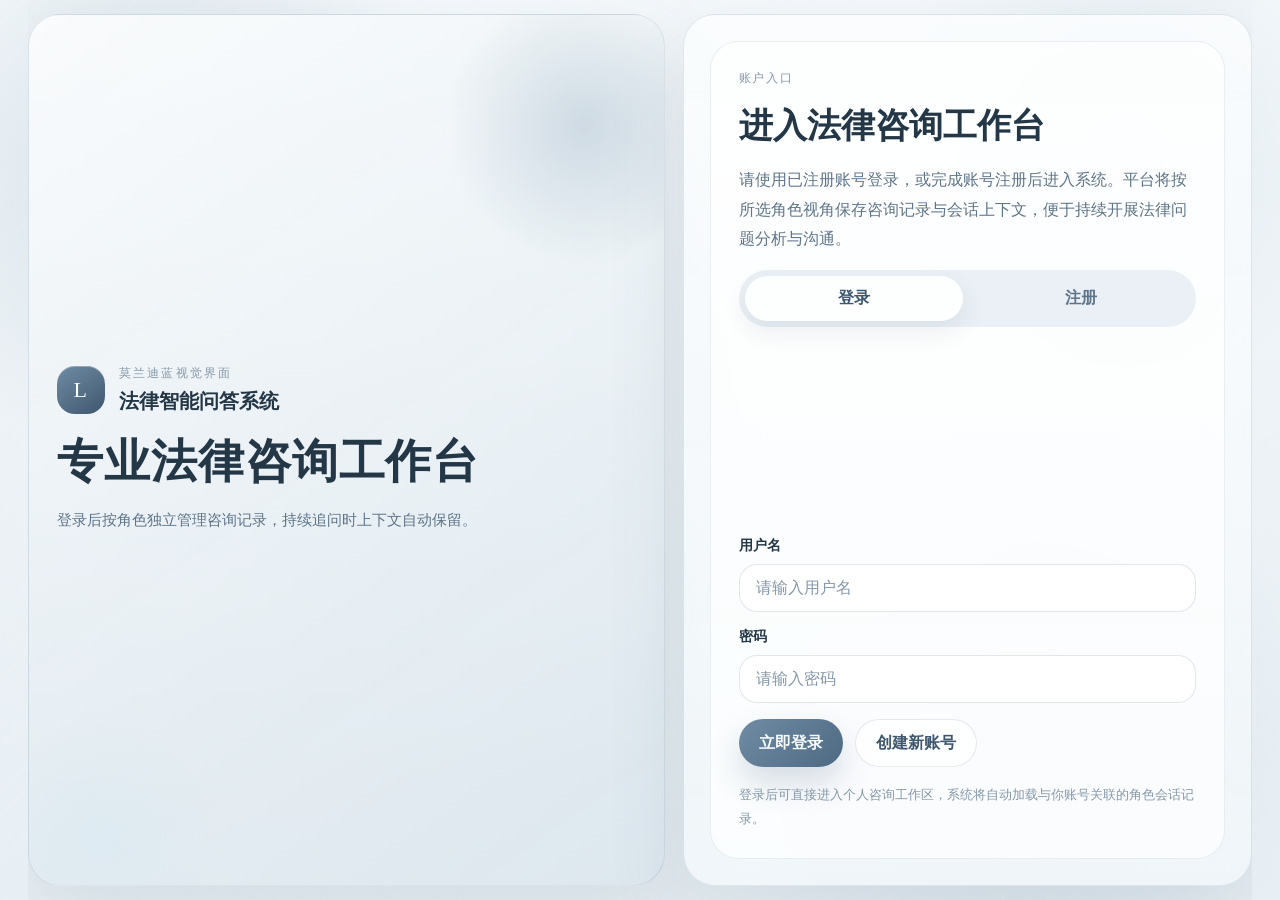
<file: 研发/frontend/index.html>
﻿<!DOCTYPE html>
<html lang="zh-CN">
<head>
    <meta charset="UTF-8">
    <meta name="viewport" content="width=device-width, initial-scale=1.0">
    <title>法律智能问答系统</title>
    <style>
        :root {
            --bg: #eef3f7;
            --bg-soft: #f7fafc;
            --panel: rgba(250, 252, 253, 0.78);
            --panel-strong: rgba(255, 255, 255, 0.9);
            --line: rgba(93, 120, 142, 0.16);
            --line-strong: rgba(93, 120, 142, 0.24);
            --text: #243746;
            --text-soft: #5e7488;
            --text-faint: #8598a8;
            --blue-1: #d9e4ed;
            --blue-2: #b6c7d4;
            --blue-3: #8fa9bc;
            --blue-4: #6f8ca4;
            --blue-5: #55718b;
            --blue-6: #3f576e;
            --mint: #dfe9e4;
            --warm: #f1ece4;
            --danger: #b96868;
            --warning: #b99057;
            --success: #5f8b73;
            --shadow-lg: 0 30px 80px rgba(63, 87, 110, 0.12);
            --shadow-md: 0 18px 40px rgba(63, 87, 110, 0.1);
            --radius-xl: 32px;
            --radius-lg: 24px;
            --radius-md: 18px;
            --radius-sm: 14px;
        }

        * {
            box-sizing: border-box;
        }

        html {
            scroll-behavior: smooth;
            height: 100%;
        }

        body {
            margin: 0;
            min-height: 100vh;
            height: 100vh;
            color: var(--text);
            background:
                radial-gradient(circle at 12% 18%, rgba(171, 193, 208, 0.42), transparent 22%),
                radial-gradient(circle at 88% 16%, rgba(214, 226, 233, 0.58), transparent 18%),
                radial-gradient(circle at 80% 82%, rgba(183, 201, 214, 0.36), transparent 24%),
                linear-gradient(180deg, #f4f8fb 0%, #ecf2f6 52%, #e8eff4 100%);
            font-family: "PingFang SC", "Microsoft YaHei", "Noto Sans SC", sans-serif;
            position: relative;
            overflow-x: hidden;
            overflow-y: hidden;
        }

        body::before,
        body::after {
            content: "";
            position: fixed;
            inset: 0;
            pointer-events: none;
            z-index: 0;
        }

        body::before {
            background:
                linear-gradient(120deg, rgba(255, 255, 255, 0.18), transparent 30%),
                repeating-linear-gradient(
                    135deg,
                    rgba(255, 255, 255, 0.18) 0,
                    rgba(255, 255, 255, 0.18) 1px,
                    transparent 1px,
                    transparent 16px
                );
            opacity: 0.5;
        }

        body::after {
            background:
                radial-gradient(circle at 30% 30%, rgba(255, 255, 255, 0.26), transparent 10%),
                radial-gradient(circle at 70% 60%, rgba(255, 255, 255, 0.16), transparent 12%);
            mix-blend-mode: screen;
        }

        button,
        input,
        textarea {
            font: inherit;
        }

        button {
            cursor: pointer;
        }

        textarea {
            resize: none;
        }

        [hidden] {
            display: none !important;
        }

        .page-shell {
            position: relative;
            z-index: 1;
            width: min(1680px, calc(100vw - 56px));
            margin: 0 auto;
            min-height: 100vh;
            height: 100vh;
            padding: 14px 0;
            overflow: hidden;
        }

        .glass-panel {
            background: var(--panel);
            border: 1px solid var(--line);
            backdrop-filter: blur(18px);
            box-shadow: var(--shadow-lg);
        }

        .view {
            animation: fadeUp 0.55s ease;
        }

        .auth-layout {
            display: grid;
            grid-template-columns: minmax(520px, 0.95fr) minmax(460px, 0.85fr);
            gap: 18px;
            align-items: stretch;
            min-height: calc(100vh - 28px);
            height: calc(100vh - 28px);
        }

        .hero-panel,
        .auth-card {
            border-radius: var(--radius-xl);
            overflow: hidden;
        }

        .hero-panel {
            position: relative;
            padding: 28px;
            display: flex;
            flex-direction: column;
            justify-content: center;
            background:
                linear-gradient(145deg, rgba(255, 255, 255, 0.62), rgba(221, 232, 239, 0.6)),
                linear-gradient(180deg, #eff5f8 0%, #dbe5ec 100%);
        }

        .hero-panel::before,
        .hero-panel::after {
            content: "";
            position: absolute;
            border-radius: 50%;
            filter: blur(2px);
        }

        .hero-panel::before {
            width: 280px;
            height: 280px;
            right: -60px;
            top: -30px;
            background: radial-gradient(circle, rgba(143, 169, 188, 0.35), rgba(143, 169, 188, 0) 70%);
        }

        .hero-panel::after {
            width: 220px;
            height: 220px;
            left: -40px;
            bottom: -60px;
            background: radial-gradient(circle, rgba(220, 234, 241, 0.8), rgba(220, 234, 241, 0) 72%);
        }

        .brand-row,
        .app-brand-row {
            display: flex;
            align-items: center;
            justify-content: space-between;
            gap: 16px;
        }

        .brand {
            display: inline-flex;
            align-items: center;
            gap: 14px;
        }

        .brand-mark {
            width: 48px;
            height: 48px;
            border-radius: 18px;
            background: linear-gradient(145deg, var(--blue-4), var(--blue-6));
            color: #f7fafc;
            display: grid;
            place-items: center;
            font-family: "Georgia", "Times New Roman", serif;
            font-size: 22px;
            letter-spacing: 0.08em;
            box-shadow: inset 0 1px 0 rgba(255, 255, 255, 0.3);
        }

        .brand-copy small,
        .app-brand-copy small {
            display: block;
            color: var(--text-faint);
            font-size: 12px;
            letter-spacing: 0.18em;
            text-transform: uppercase;
            margin-bottom: 6px;
        }

        .brand-copy strong,
        .app-brand-copy strong {
            font-size: 20px;
            font-weight: 700;
            color: var(--text);
        }

        .ambient-pill,
        .date-pill,
        .status-pill,
        .role-tag,
        .meta-chip,
        .risk-chip,
        .suggest-chip,
        .shortcut-chip {
            display: inline-flex;
            align-items: center;
            gap: 8px;
            border-radius: 999px;
            padding: 10px 14px;
            border: 1px solid var(--line);
            background: rgba(255, 255, 255, 0.62);
            color: var(--text-soft);
            font-size: 13px;
            line-height: 1;
        }

        .ambient-pill::before,
        .status-pill::before,
        .meta-chip::before,
        .risk-chip::before {
            content: "";
            width: 8px;
            height: 8px;
            border-radius: 50%;
            background: var(--blue-4);
        }

        .hero-copy {
            position: relative;
            z-index: 1;
            max-width: 520px;
            margin-top: 18px;
        }

        .hero-copy h1 {
            margin: 0 0 18px;
            font-family: "Noto Serif SC", "Source Han Serif SC", "Songti SC", serif;
            font-size: clamp(30px, 3.6vw, 46px);
            font-weight: 600;
            letter-spacing: 0.02em;
            line-height: 1.1;
            color: #243746;
        }

        .hero-copy p {
            margin: 0;
            max-width: 480px;
            color: var(--text-soft);
            font-size: 15px;
            line-height: 1.9;
        }

        .hero-metrics {
            position: relative;
            z-index: 1;
            display: grid;
            grid-template-columns: repeat(3, minmax(0, 1fr));
            gap: 14px;
            margin: 22px 0;
        }

        .metric-card {
            padding: 18px;
            border-radius: 22px;
            background: rgba(255, 255, 255, 0.58);
            border: 1px solid rgba(93, 120, 142, 0.12);
            min-height: 124px;
        }

        .metric-card strong {
            display: block;
            font-size: 30px;
            font-weight: 700;
            color: var(--blue-6);
            margin-bottom: 10px;
        }

        .metric-card span {
            display: block;
            color: var(--text-soft);
            font-size: 13px;
            line-height: 1.8;
        }

        .hero-highlights {
            position: relative;
            z-index: 1;
            display: grid;
            grid-template-columns: repeat(2, minmax(0, 1fr));
            gap: 14px;
        }

        .highlight-card {
            padding: 20px;
            border-radius: 24px;
            background: rgba(255, 255, 255, 0.56);
            border: 1px solid rgba(93, 120, 142, 0.12);
        }

        .highlight-card strong {
            display: block;
            margin-bottom: 10px;
            font-size: 16px;
            color: var(--text);
        }

        .highlight-card p {
            margin: 0;
            color: var(--text-soft);
            line-height: 1.85;
            font-size: 14px;
        }

        .floating-note {
            position: absolute;
            right: 44px;
            bottom: 44px;
            width: min(280px, 42%);
            padding: 20px;
            border-radius: 24px;
            background: rgba(255, 255, 255, 0.68);
            border: 1px solid rgba(93, 120, 142, 0.16);
            box-shadow: var(--shadow-md);
            backdrop-filter: blur(10px);
            animation: floatCard 5s ease-in-out infinite;
        }

        .floating-note strong {
            display: block;
            margin-bottom: 8px;
            font-size: 15px;
            color: var(--text);
        }

        .floating-note p {
            margin: 0;
            color: var(--text-soft);
            font-size: 13px;
            line-height: 1.8;
        }

        .auth-card {
            padding: 26px;
            display: flex;
            align-items: stretch;
            background:
                linear-gradient(180deg, rgba(251, 253, 254, 0.86), rgba(242, 247, 250, 0.84));
            min-height: 0;
        }

        .auth-inner {
            width: 100%;
            border-radius: 28px;
            padding: 28px;
            background: rgba(255, 255, 255, 0.68);
            border: 1px solid rgba(93, 120, 142, 0.12);
            display: flex;
            flex-direction: column;
            justify-content: space-between;
            gap: 24px;
            min-height: 0;
            overflow: auto;
        }

        .compact-hero-copy {
            margin-top: 22px;
        }

        .auth-header {
            display: flex;
            flex-direction: column;
            gap: 16px;
        }

        .auth-header h2 {
            margin: 0;
            font-size: 34px;
            font-weight: 700;
            color: var(--text);
        }

        .auth-header p {
            margin: 0;
            color: var(--text-soft);
            line-height: 1.85;
        }

        .auth-tabs {
            display: inline-grid;
            grid-template-columns: repeat(2, minmax(0, 1fr));
            gap: 8px;
            padding: 6px;
            border-radius: 999px;
            background: rgba(217, 228, 237, 0.52);
            width: 100%;
        }

        .auth-tab {
            border: 0;
            border-radius: 999px;
            background: transparent;
            color: var(--text-soft);
            padding: 12px 16px;
            font-weight: 600;
            transition: 0.25s ease;
        }

        .auth-tab.active {
            background: rgba(255, 255, 255, 0.9);
            color: var(--blue-6);
            box-shadow: 0 10px 24px rgba(63, 87, 110, 0.1);
        }

        .auth-form {
            display: grid;
            gap: 16px;
        }

        .field {
            display: grid;
            gap: 9px;
        }

        .field label {
            font-size: 14px;
            color: var(--text);
            font-weight: 600;
        }

        .field input,
        .field select,
        .field textarea,
        .composer-card textarea,
        .composer-card input,
        .search-input {
            width: 100%;
            border: 1px solid rgba(93, 120, 142, 0.18);
            border-radius: 18px;
            background: rgba(255, 255, 255, 0.88);
            padding: 16px 18px;
            color: var(--text);
            transition: border-color 0.2s ease, box-shadow 0.2s ease, transform 0.2s ease;
        }

        .field input::placeholder,
        .composer-card textarea::placeholder,
        .composer-card input::placeholder,
        .search-input::placeholder {
            color: var(--text-faint);
        }

        .field input:focus,
        .field select:focus,
        .field textarea:focus,
        .composer-card textarea:focus,
        .composer-card input:focus,
        .search-input:focus {
            outline: none;
            border-color: rgba(85, 113, 139, 0.45);
            box-shadow: 0 0 0 5px rgba(143, 169, 188, 0.18);
            transform: translateY(-1px);
        }

        .field input[type="file"] {
            padding: 12px 14px;
        }

        .field-grid {
            display: grid;
            grid-template-columns: repeat(2, minmax(0, 1fr));
            gap: 16px;
        }

        .button-row {
            display: flex;
            gap: 12px;
            align-items: center;
        }

        .primary-btn,
        .secondary-btn,
        .ghost-btn,
        .session-action-btn,
        .role-card,
        .session-item,
        .suggest-chip,
        .shortcut-chip,
        .empty-chip {
            transition: transform 0.2s ease, box-shadow 0.2s ease, border-color 0.2s ease, background 0.2s ease;
        }

        .primary-btn,
        .secondary-btn,
        .ghost-btn,
        .session-action-btn {
            border: 0;
            min-height: 52px;
            border-radius: 999px;
            padding: 0 20px;
            font-weight: 600;
            display: inline-flex;
            align-items: center;
            justify-content: center;
            gap: 10px;
        }

        .primary-btn {
            background: linear-gradient(135deg, #6f8ca4 0%, #4e6a83 100%);
            color: #f7fafc;
            box-shadow: 0 16px 32px rgba(79, 106, 131, 0.22);
        }

        .primary-btn:hover,
        .role-card:hover,
        .session-item:hover,
        .suggest-chip:hover,
        .shortcut-chip:hover,
        .empty-chip:hover {
            transform: translateY(-2px);
        }

        .secondary-btn {
            background: rgba(255, 255, 255, 0.82);
            color: var(--blue-6);
            border: 1px solid rgba(93, 120, 142, 0.16);
        }

        .ghost-btn,
        .session-action-btn {
            background: rgba(255, 255, 255, 0.56);
            color: var(--text-soft);
            border: 1px solid rgba(93, 120, 142, 0.14);
        }

        .helper-copy {
            color: var(--text-faint);
            font-size: 13px;
            line-height: 1.8;
        }

        .auth-footer {
            display: flex;
            flex-direction: column;
            gap: 16px;
        }

        .auth-points {
            display: grid;
            gap: 10px;
        }

        .auth-point {
            display: flex;
            gap: 12px;
            padding: 14px 16px;
            border-radius: 18px;
            background: rgba(241, 246, 249, 0.8);
            color: var(--text-soft);
        }

        .auth-point strong {
            display: block;
            margin-bottom: 4px;
            color: var(--text);
            font-size: 14px;
        }

        .auth-point span {
            width: 10px;
            height: 10px;
            border-radius: 50%;
            background: var(--blue-4);
            flex: 0 0 auto;
            margin-top: 6px;
        }

        .app-shell {
            display: grid;
            gap: 18px;
            min-height: calc(100vh - 28px);
            height: calc(100vh - 28px);
            overflow: hidden;
        }

        .app-topbar {
            padding: 16px 20px;
            border-radius: 24px;
            display: flex;
            align-items: center;
            justify-content: space-between;
            gap: 14px;
        }

        .topbar-brief {
            max-width: 420px;
            padding: 12px 16px;
            border-radius: 18px;
            background: rgba(255, 255, 255, 0.52);
            border: 1px solid rgba(93, 120, 142, 0.12);
            color: var(--text-soft);
            font-size: 13px;
            line-height: 1.7;
        }

        .app-topbar-actions {
            display: flex;
            align-items: center;
            gap: 12px;
            flex-wrap: wrap;
            justify-content: flex-end;
        }

        .view-switch {
            display: inline-flex;
            align-items: center;
            gap: 6px;
            padding: 6px;
            border-radius: 999px;
            background: rgba(217, 228, 237, 0.6);
            border: 1px solid rgba(93, 120, 142, 0.14);
        }

        .view-switch-btn {
            border: 0;
            min-height: 38px;
            padding: 0 16px;
            border-radius: 999px;
            background: transparent;
            color: var(--text-soft);
            font-size: 13px;
            font-weight: 600;
            transition: background 0.2s ease, color 0.2s ease, box-shadow 0.2s ease;
        }

        .view-switch-btn.active {
            background: rgba(255, 255, 255, 0.92);
            color: var(--blue-6);
            box-shadow: 0 10px 20px rgba(63, 87, 110, 0.12);
        }

        .app-layout {
            display: grid;
            grid-template-columns: 300px minmax(0, 1fr);
            gap: 16px;
            min-height: calc(100vh - 116px);
            height: calc(100vh - 116px);
            align-items: stretch;
        }

        .app-rail,
        .stage-shell,
        .chat-stage,
        .knowledge-stage {
            min-height: 0;
        }

        .stage-shell {
            display: grid;
            min-width: 0;
        }

        .app-rail {
            display: grid;
            grid-template-rows: auto auto minmax(0, 1fr);
            gap: 14px;
        }

        .rail-card,
        .workspace-card,
        .thread-card,
        .composer-card {
            border-radius: 24px;
            padding: 16px;
            background: rgba(252, 253, 254, 0.76);
            border: 1px solid var(--line);
            box-shadow: var(--shadow-md);
            backdrop-filter: blur(14px);
        }

        .account-card {
            background: linear-gradient(180deg, rgba(250, 252, 253, 0.84), rgba(239, 246, 249, 0.92));
        }

        .roles-card,
        .sessions-card {
            flex: 1 1 auto;
            min-height: 0;
            display: grid;
            grid-template-rows: auto minmax(0, 1fr);
        }

        .roles-card {
            max-height: 320px;
        }

        .sessions-card {
            min-height: 260px;
        }

        .sidebar-title,
        .workspace-kicker,
        .empty-state small,
        .form-meta {
            color: var(--text-faint);
            font-size: 12px;
            letter-spacing: 0.16em;
            text-transform: uppercase;
        }

        .profile-card-header,
        .session-card-head,
        .composer-top,
        .workspace-top,
        .thread-head,
        .role-board-head {
            display: flex;
            align-items: flex-start;
            justify-content: space-between;
            gap: 14px;
        }

        .profile-card-header h3 {
            margin: 6px 0 0;
            font-size: 24px;
            font-weight: 700;
        }

        .profile-card-header p,
        .session-card-head p,
        .role-board-head p,
        .workspace-description,
        .session-empty,
        .empty-state p,
        .note,
        .composer-note,
        .message-citation p,
        .message-disclaimer {
            margin: 0;
            color: var(--text-soft);
            line-height: 1.8;
        }

        .stat-box,
        .toggle-box,
        .mini-box {
            padding: 14px;
            border-radius: 18px;
            background: rgba(239, 245, 248, 0.9);
            border: 1px solid rgba(93, 120, 142, 0.1);
        }

        .stat-box strong {
            display: block;
            color: var(--blue-6);
            margin-bottom: 6px;
            font-size: 22px;
        }

        .muted {
            color: var(--text-faint);
        }

        .mini-box strong {
            display: block;
            margin-top: 8px;
            color: var(--text);
            font-size: 15px;
            line-height: 1.6;
            word-break: break-all;
        }

        .session-head-actions,
        .role-list,
        .session-list,
        .suggestion-row,
        .shortcut-row,
        .empty-chip-row {
            display: flex;
            flex-wrap: wrap;
            gap: 10px;
        }

        .role-grid {
            display: grid;
            gap: 8px;
            margin-top: 10px;
            align-content: start;
        }

        .role-card {
            width: 100%;
            border: 1px solid rgba(93, 120, 142, 0.12);
            border-radius: 18px;
            background: rgba(255, 255, 255, 0.82);
            padding: 12px;
            transition: transform 0.2s ease, box-shadow 0.2s ease, border-color 0.2s ease, background 0.2s ease;
        }

        .role-card:hover,
        .session-item:hover,
        .suggest-chip:hover,
        .shortcut-chip:hover,
        .empty-chip:hover {
            transform: translateY(-2px);
        }

        .role-card.active {
            background: linear-gradient(145deg, rgba(214, 227, 236, 0.98), rgba(245, 249, 251, 0.98));
            border-color: rgba(93, 120, 142, 0.28);
            box-shadow: 0 16px 28px rgba(63, 87, 110, 0.12);
        }

        .role-card-select {
            width: 100%;
            border: 0;
            background: transparent;
            padding: 0;
            text-align: left;
            display: block;
        }

        .role-head {
            display: block;
        }

        .role-name {
            font-size: 14px;
            font-weight: 700;
            color: var(--text);
        }

        .role-desc,
        .session-preview {
            color: var(--text-soft);
            font-size: 12px;
            line-height: 1.65;
        }

        .custom-role-head,
        .role-card-top,
        .role-card-actions {
            display: flex;
            align-items: center;
            justify-content: space-between;
            gap: 10px;
        }

        .custom-role-panel {
            display: grid;
            gap: 10px;
        }

        .custom-role-head {
            color: var(--text-faint);
            font-size: 12px;
            letter-spacing: 0.08em;
            text-transform: uppercase;
        }

        .role-count-badge {
            min-width: 28px;
            padding: 4px 9px;
            border-radius: 999px;
            background: rgba(229, 237, 243, 0.92);
            border: 1px solid rgba(93, 120, 142, 0.12);
            color: var(--blue-6);
            text-align: center;
            font-weight: 700;
            font-size: 11px;
        }

        .role-card-meta,
        .role-card-line,
        .custom-role-empty {
            color: var(--text-soft);
            font-size: 12px;
            line-height: 1.75;
        }

        .custom-role-empty {
            padding: 14px 0 4px;
        }

        .role-source-badge {
            display: inline-flex;
            align-items: center;
            justify-content: center;
            min-height: 24px;
            padding: 0 10px;
            border-radius: 999px;
            background: rgba(217, 228, 237, 0.62);
            color: var(--blue-6);
            font-size: 11px;
            font-weight: 700;
            white-space: nowrap;
        }

        .role-card-actions {
            margin-top: 12px;
            justify-content: flex-end;
        }

        .mini-action-btn,
        .mini-danger-btn {
            border: 1px solid rgba(93, 120, 142, 0.12);
            background: rgba(255, 255, 255, 0.78);
            color: var(--text-soft);
            border-radius: 999px;
            min-height: 30px;
            padding: 0 12px;
            font-size: 11px;
            display: inline-flex;
            align-items: center;
            justify-content: center;
        }

        .mini-danger-btn {
            border-color: rgba(190, 103, 103, 0.18);
            background: rgba(255, 245, 245, 0.92);
            color: #b95f5f;
        }

        .role-editor-overlay {
            position: fixed;
            inset: 0;
            z-index: 24;
            padding: 24px;
            display: grid;
            place-items: center;
            background: rgba(36, 55, 70, 0.28);
            backdrop-filter: blur(10px);
        }

        .role-editor-dialog {
            width: min(760px, calc(100vw - 32px));
            max-height: calc(100vh - 48px);
            overflow: auto;
            border-radius: 30px;
            padding: 24px;
            background: rgba(250, 252, 253, 0.96);
            border: 1px solid rgba(93, 120, 142, 0.16);
            box-shadow: var(--shadow-lg);
        }

        .role-editor-head {
            display: flex;
            align-items: flex-start;
            justify-content: space-between;
            gap: 16px;
            margin-bottom: 18px;
        }

        .role-editor-head h3 {
            margin: 6px 0 0;
            font-size: 28px;
            color: var(--text);
        }

        .role-editor-copy,
        .role-editor-note {
            margin: 8px 0 0;
            color: var(--text-soft);
            font-size: 13px;
            line-height: 1.8;
        }

        .role-editor-form {
            display: grid;
            gap: 16px;
        }

        .role-editor-grid {
            display: grid;
            grid-template-columns: repeat(2, minmax(0, 1fr));
            gap: 16px;
        }

        .role-editor-footer {
            display: flex;
            align-items: center;
            justify-content: space-between;
            gap: 12px;
            margin-top: 10px;
            flex-wrap: wrap;
        }

        .role-editor-footer-actions {
            display: flex;
            gap: 12px;
            flex-wrap: wrap;
            justify-content: flex-end;
            margin-left: auto;
        }

        .role-tag,
        .meta-chip,
        .risk-chip,
        .suggest-chip,
        .shortcut-chip,
        .empty-chip {
            display: inline-flex;
            align-items: center;
            gap: 8px;
            border-radius: 999px;
            padding: 9px 13px;
            border: 1px solid var(--line);
            background: rgba(255, 255, 255, 0.78);
            color: var(--text-soft);
            font-size: 12px;
            line-height: 1.4;
            transition: transform 0.2s ease, box-shadow 0.2s ease, border-color 0.2s ease, background 0.2s ease;
        }

        .ambient-pill::before,
        .status-pill::before,
        .meta-chip::before,
        .risk-chip::before {
            content: "";
            width: 8px;
            height: 8px;
            border-radius: 50%;
            background: var(--blue-4);
        }

        .risk-chip.low::before {
            background: var(--success);
        }

        .risk-chip.medium::before {
            background: var(--warning);
        }

        .risk-chip.high::before {
            background: var(--danger);
        }

        .app-rail,
        .session-stack,
        .thread-scroll {
            min-height: 0;
            overflow-y: auto;
            scrollbar-width: thin;
        }

        .app-rail {
            padding-right: 6px;
            scrollbar-color: rgba(93, 120, 142, 0.2) transparent;
        }

        .session-stack {
            display: grid;
            gap: 12px;
            min-height: 160px;
            align-content: start;
            padding-right: 4px;
            scrollbar-color: rgba(93, 120, 142, 0.18) transparent;
        }

        .app-rail::-webkit-scrollbar,
        .session-stack::-webkit-scrollbar,
        .thread-scroll::-webkit-scrollbar {
            width: 8px;
        }

        .app-rail::-webkit-scrollbar-thumb,
        .session-stack::-webkit-scrollbar-thumb,
        .thread-scroll::-webkit-scrollbar-thumb {
            background: rgba(93, 120, 142, 0.2);
            border-radius: 999px;
        }

        .session-item {
            border: 1px solid rgba(93, 120, 142, 0.12);
            border-radius: 22px;
            background: linear-gradient(180deg, rgba(255, 255, 255, 0.92), rgba(246, 250, 252, 0.88));
            padding: 15px 16px;
            display: grid;
            gap: 10px;
            text-align: left;
            cursor: pointer;
            box-shadow: 0 10px 24px rgba(63, 87, 110, 0.06);
            transition: transform 0.2s ease, box-shadow 0.2s ease, border-color 0.2s ease, background 0.2s ease;
        }

        .session-item.active {
            border-color: rgba(111, 140, 164, 0.34);
            background: linear-gradient(180deg, rgba(231, 239, 245, 0.98), rgba(219, 231, 239, 0.94));
            box-shadow: 0 16px 30px rgba(79, 106, 131, 0.12);
        }

        .session-meta {
            display: flex;
            justify-content: space-between;
            gap: 10px;
            align-items: flex-start;
            color: var(--text-faint);
            font-size: 11px;
            letter-spacing: 0.02em;
        }

        .session-meta span:first-child {
            color: var(--blue-6);
            font-size: 11px;
            font-weight: 700;
            padding: 4px 9px;
            border-radius: 999px;
            background: rgba(229, 237, 243, 0.9);
            border: 1px solid rgba(93, 120, 142, 0.1);
        }

        .session-meta span:last-child {
            padding-top: 4px;
        }

        .session-preview {
            color: var(--text);
            font-size: 13px;
            line-height: 1.7;
            display: -webkit-box;
            -webkit-line-clamp: 2;
            -webkit-box-orient: vertical;
            overflow: hidden;
        }

        .session-item-actions {
            display: flex;
            justify-content: flex-end;
        }

        .session-delete-btn {
            border: 1px solid rgba(190, 103, 103, 0.18);
            background: rgba(255, 245, 245, 0.92);
            color: #b95f5f;
            border-radius: 999px;
            min-height: 30px;
            padding: 0 12px;
            font-size: 11px;
            line-height: 1;
            display: inline-flex;
            align-items: center;
            justify-content: center;
        }

        .session-delete-btn:hover {
            background: rgba(255, 236, 236, 0.98);
        }

        .sessions-card .session-card-head {
            display: flex;
            align-items: center;
            justify-content: space-between;
            flex-wrap: wrap;
            margin-bottom: 8px;
            padding: 2px 2px 6px;
            border-bottom: 1px solid rgba(93, 120, 142, 0.08);
        }

        .sessions-card .sidebar-title {
            font-size: 11px;
            letter-spacing: 0.12em;
            line-height: 1.5;
        }

        .sessions-card .session-head-actions {
            gap: 8px;
            display: flex;
            align-items: center;
            justify-content: flex-end;
            margin-left: auto;
        }

        .sessions-card .session-action-btn,
        .sessions-card .ghost-btn {
            min-height: 34px;
            padding: 0 12px;
            font-size: 12px;
            font-weight: 500;
            border-radius: 999px;
            white-space: nowrap;
        }

        .sessions-card .ghost-btn {
            background: rgba(255, 255, 255, 0.62);
            color: var(--text-faint);
            border: 1px solid rgba(93, 120, 142, 0.12);
        }

        .chat-stage {
            display: grid;
            grid-template-rows: auto minmax(0, 1fr) auto;
            gap: 12px;
            min-width: 0;
            min-height: calc(100vh - 116px);
            height: calc(100vh - 116px);
        }

        .knowledge-stage {
            display: grid;
            grid-template-rows: auto minmax(0, 1fr);
            gap: 12px;
            min-width: 0;
            min-height: calc(100vh - 116px);
            height: calc(100vh - 116px);
        }

        .knowledge-layout {
            display: grid;
            grid-template-columns: minmax(360px, 420px) minmax(0, 1fr);
            gap: 12px;
            min-height: 0;
        }

        .knowledge-form-card,
        .knowledge-list-card {
            min-height: 0;
        }

        .knowledge-form-card {
            display: grid;
            grid-template-rows: auto minmax(0, 1fr);
            gap: 18px;
        }

        .knowledge-list-card {
            display: grid;
            grid-template-rows: auto minmax(0, 1fr);
            gap: 14px;
        }

        .knowledge-panel-head,
        .knowledge-list-head {
            display: flex;
            align-items: flex-start;
            justify-content: space-between;
            gap: 14px;
        }

        .knowledge-panel-head h3,
        .knowledge-list-head h3 {
            margin: 6px 0 0;
            font-size: 22px;
            font-weight: 700;
            color: var(--text);
        }

        .knowledge-panel-copy {
            margin: 8px 0 0;
            color: var(--text-soft);
            font-size: 13px;
            line-height: 1.8;
        }

        .knowledge-stat {
            min-width: 88px;
            padding: 12px 14px;
            border-radius: 18px;
            background: rgba(239, 245, 248, 0.92);
            border: 1px solid rgba(93, 120, 142, 0.1);
            text-align: center;
        }

        .knowledge-stat strong {
            display: block;
            color: var(--blue-6);
            font-size: 22px;
            line-height: 1.2;
        }

        .knowledge-stat span {
            color: var(--text-soft);
            font-size: 12px;
            line-height: 1.6;
        }

        .knowledge-form {
            display: grid;
            gap: 14px;
            align-content: start;
        }

        .knowledge-actions {
            display: grid;
            gap: 10px;
        }

        .knowledge-note {
            margin: 0;
            color: var(--text-soft);
            font-size: 12px;
            line-height: 1.8;
        }

        .knowledge-doc-list {
            min-height: 0;
            overflow-y: auto;
            display: grid;
            gap: 10px;
            padding-right: 4px;
            scrollbar-width: thin;
            scrollbar-color: rgba(93, 120, 142, 0.2) transparent;
        }

        .knowledge-doc-list::-webkit-scrollbar {
            width: 8px;
        }

        .knowledge-doc-list::-webkit-scrollbar-thumb {
            background: rgba(93, 120, 142, 0.2);
            border-radius: 999px;
        }

        .knowledge-doc-item {
            padding: 14px 16px;
            border-radius: 20px;
            background: rgba(255, 255, 255, 0.78);
            border: 1px solid rgba(93, 120, 142, 0.12);
            display: grid;
            gap: 10px;
            transition: transform 0.2s ease, box-shadow 0.2s ease, border-color 0.2s ease;
        }

        .knowledge-doc-item:hover {
            transform: translateY(-2px);
            box-shadow: 0 14px 28px rgba(63, 87, 110, 0.08);
        }

        .knowledge-doc-top {
            display: flex;
            align-items: flex-start;
            justify-content: space-between;
            gap: 12px;
        }

        .knowledge-doc-title {
            margin: 0;
            color: var(--text);
            font-size: 15px;
            font-weight: 700;
            line-height: 1.6;
        }

        .knowledge-doc-meta {
            margin: 0;
            color: var(--text-soft);
            font-size: 12px;
            line-height: 1.8;
        }

        .knowledge-status {
            flex: 0 0 auto;
            padding: 6px 10px;
            border-radius: 999px;
            background: rgba(228, 237, 243, 0.92);
            color: var(--blue-6);
            font-size: 11px;
            font-weight: 700;
            white-space: nowrap;
        }

        .knowledge-empty {
            min-height: 100%;
            display: grid;
            place-items: center;
            padding: 18px;
            border-radius: 20px;
            background: rgba(241, 246, 249, 0.72);
            border: 1px dashed rgba(93, 120, 142, 0.18);
            color: var(--text-soft);
            font-size: 13px;
            line-height: 1.8;
            text-align: center;
        }

        .workspace-card {
            background: linear-gradient(160deg, rgba(250, 252, 253, 0.9), rgba(235, 243, 247, 0.92));
            display: block;
            padding: 12px 14px;
        }

        .workspace-main-info {
            min-width: 0;
        }

        .workspace-top h1 {
            margin: 2px 0 4px;
            font-family: "Noto Serif SC", "Source Han Serif SC", "Songti SC", serif;
            font-size: clamp(16px, 1.35vw, 22px);
            font-weight: 600;
            line-height: 1.2;
        }

        .workspace-meta {
            display: flex;
            flex-wrap: wrap;
            gap: 6px;
        }

        .thread-card {
            display: grid;
            grid-template-rows: auto minmax(0, 1fr);
            min-height: 0;
            overflow: hidden;
            background: rgba(252, 253, 254, 0.82);
        }

        .thread-head {
            padding-bottom: 10px;
            border-bottom: 1px solid rgba(93, 120, 142, 0.1);
        }

        .thread-head h2 {
            margin: 0 0 6px;
            font-size: 18px;
            font-weight: 700;
        }

        .thread-scroll {
            padding-top: 12px;
            padding-right: 6px;
            display: flex;
            flex-direction: column;
            gap: 10px;
            scrollbar-color: rgba(93, 120, 142, 0.24) transparent;
        }

        .empty-state {
            min-height: 100%;
            display: flex;
            align-items: center;
            justify-content: center;
            text-align: center;
            padding: 28px;
        }

        .empty-state-card {
            max-width: 520px;
            padding: 18px;
            border-radius: 20px;
            background: linear-gradient(180deg, rgba(240, 246, 249, 0.96), rgba(255, 255, 255, 0.9));
            border: 1px solid rgba(93, 120, 142, 0.1);
        }

        .message {
            max-width: min(960px, 84%);
            display: grid;
            gap: 8px;
            animation: fadeUp 0.35s ease;
        }

        .message.user {
            margin-left: auto;
            justify-items: end;
        }

        .message.assistant {
            margin-right: auto;
        }

        .message-meta-row {
            display: inline-flex;
            align-items: center;
            gap: 8px;
            color: var(--text-faint);
            font-size: 11px;
            flex-wrap: wrap;
        }

        .message-author {
            font-weight: 700;
            color: var(--text-soft);
        }

        .message-bubble {
            padding: 15px 17px;
            border-radius: 22px;
            white-space: pre-wrap;
            word-break: break-word;
            font-size: 14px;
            line-height: 1.75;
            box-shadow: 0 14px 28px rgba(63, 87, 110, 0.08);
        }

        .message.user .message-bubble {
            background: linear-gradient(145deg, #6f8ca4 0%, #56728b 100%);
            color: #f8fbfd;
            border-bottom-right-radius: 10px;
        }

        .message.assistant .message-bubble {
            background: rgba(255, 255, 255, 0.94);
            color: var(--text);
            border: 1px solid rgba(93, 120, 142, 0.1);
            border-bottom-left-radius: 10px;
        }

        .message-markdown {
            white-space: normal;
            word-break: break-word;
        }

        .message-markdown-streaming {
            white-space: pre-wrap;
        }

        .message-markdown h2,
        .message-markdown h3,
        .message-markdown p,
        .message-markdown ul,
        .message-markdown ol {
            margin: 0;
        }

        .message-markdown h2 + *,
        .message-markdown h3 + *,
        .message-markdown p + *,
        .message-markdown ul + *,
        .message-markdown ol + * {
            margin-top: 10px;
        }

        .message-markdown h2 {
            font-size: 16px;
            line-height: 1.5;
            color: var(--blue-6);
        }

        .message-markdown h3 {
            font-size: 14px;
            line-height: 1.5;
            color: var(--text);
        }

        .message-markdown p,
        .message-markdown li {
            font-size: 14px;
            line-height: 1.8;
            color: var(--text);
            white-space: pre-wrap;
        }

        .message-markdown ul,
        .message-markdown ol {
            padding-left: 20px;
        }

        .message-markdown li + li {
            margin-top: 6px;
        }

        .message-markdown strong {
            color: var(--blue-6);
            font-weight: 700;
        }

        .message-markdown code {
            padding: 1px 6px;
            border-radius: 8px;
            background: rgba(228, 237, 243, 0.9);
            font-family: "Consolas", "SFMono-Regular", monospace;
            font-size: 13px;
        }

        .typing-text {
            display: inline-flex;
            gap: 6px;
            align-items: center;
            color: var(--text-soft);
        }

        .typing-dot {
            width: 7px;
            height: 7px;
            border-radius: 50%;
            background: rgba(111, 140, 164, 0.72);
            animation: blink 1.2s infinite ease-in-out;
        }

        .typing-dot:nth-child(2) {
            animation-delay: 0.15s;
        }

        .typing-dot:nth-child(3) {
            animation-delay: 0.3s;
        }

        .message-extra,
        .message-citations {
            display: grid;
            gap: 8px;
        }

        .message-extra-title {
            color: var(--blue-6);
            font-size: 13px;
            font-weight: 700;
            line-height: 1.5;
            margin-top: 4px;
        }

        .message-citation {
            padding: 12px 14px;
            border-radius: 16px;
            background: rgba(240, 246, 249, 0.88);
            border: 1px solid rgba(93, 120, 142, 0.1);
        }

        .message-citation strong {
            display: block;
            margin-bottom: 4px;
            font-size: 13px;
            color: var(--text);
        }

        .message-disclaimer {
            padding: 12px 14px;
            border-radius: 16px;
            background: rgba(241, 236, 228, 0.78);
            border: 1px solid rgba(185, 144, 87, 0.16);
            font-size: 12px;
            line-height: 1.7;
        }

        .composer-grid {
            display: grid;
            grid-template-columns: minmax(0, 1fr) 170px;
            gap: 10px;
            align-items: stretch;
        }

        .composer-main,
        .composer-side {
            display: grid;
            gap: 10px;
        }

        .composer-card textarea,
        .field input,
        .field select,
        .search-input {
            width: 100%;
            border: 1px solid rgba(93, 120, 142, 0.18);
            border-radius: 18px;
            background: rgba(255, 255, 255, 0.9);
            padding: 14px 16px;
            color: var(--text);
            transition: border-color 0.2s ease, box-shadow 0.2s ease, transform 0.2s ease;
        }

        .composer-card textarea {
            min-height: 108px;
            max-height: 196px;
            font-size: 13px;
            line-height: 1.72;
        }

        .field input::placeholder,
        .composer-card textarea::placeholder,
        .search-input::placeholder {
            color: var(--text-faint);
        }

        .field input:focus,
        .field select:focus,
        .composer-card textarea:focus,
        .search-input:focus {
            outline: none;
            border-color: rgba(85, 113, 139, 0.45);
            box-shadow: 0 0 0 5px rgba(143, 169, 188, 0.18);
            transform: translateY(-1px);
        }

        .toggle-row {
            display: flex;
            align-items: center;
            justify-content: space-between;
            gap: 12px;
        }

        .toggle {
            position: relative;
            width: 52px;
            height: 30px;
            flex: 0 0 auto;
        }

        .toggle input {
            opacity: 0;
            width: 0;
            height: 0;
        }

        .toggle-track {
            position: absolute;
            inset: 0;
            border-radius: 999px;
            background: rgba(93, 120, 142, 0.22);
            transition: 0.25s ease;
        }

        .toggle-track::after {
            content: "";
            position: absolute;
            top: 4px;
            left: 4px;
            width: 22px;
            height: 22px;
            border-radius: 50%;
            background: #ffffff;
            box-shadow: 0 4px 10px rgba(36, 55, 70, 0.16);
            transition: 0.25s ease;
        }

        .toggle input:checked + .toggle-track {
            background: rgba(85, 113, 139, 0.82);
        }

        .toggle input:checked + .toggle-track::after {
            transform: translateX(22px);
        }

        .primary-btn,
        .secondary-btn,
        .ghost-btn,
        .session-action-btn,
        .send-btn {
            border: 0;
            min-height: 48px;
            border-radius: 999px;
            padding: 0 20px;
            font-weight: 600;
            display: inline-flex;
            align-items: center;
            justify-content: center;
            gap: 10px;
            transition: transform 0.2s ease, box-shadow 0.2s ease, border-color 0.2s ease, background 0.2s ease;
        }

        .primary-btn {
            background: linear-gradient(135deg, #6f8ca4 0%, #4e6a83 100%);
            color: #f7fafc;
            box-shadow: 0 16px 32px rgba(79, 106, 131, 0.22);
        }

        .secondary-btn {
            background: rgba(255, 255, 255, 0.82);
            color: var(--blue-6);
            border: 1px solid rgba(93, 120, 142, 0.16);
        }

        .ghost-btn,
        .session-action-btn {
            background: rgba(255, 255, 255, 0.6);
            color: var(--text-soft);
            border: 1px solid rgba(93, 120, 142, 0.14);
        }

        .send-btn {
            width: 100%;
            min-height: 52px;
            font-size: 14px;
        }

        .compact-card {
            padding: 14px;
        }

        .workspace-card.compact-card {
            padding: 10px 12px;
        }

        .compact-head {
            margin-bottom: 0;
        }

        .compact-info-box {
            display: grid;
            gap: 10px;
            margin-top: 12px;
        }

        .compact-info-line {
            display: flex;
            align-items: center;
            justify-content: space-between;
            gap: 12px;
            color: var(--text-soft);
            font-size: 13px;
        }

        .compact-info-line strong {
            color: var(--text);
            font-size: 13px;
            font-weight: 700;
            max-width: 170px;
            text-align: right;
            word-break: break-all;
        }

        .section-title-row {
            margin-bottom: 12px;
        }

        .compact-workspace-info {
            display: grid;
            gap: 4px;
        }

        .current-role-desc {
            font-size: 12px;
            line-height: 1.5;
            color: var(--text-soft);
            display: -webkit-box;
            -webkit-line-clamp: 1;
            -webkit-box-orient: vertical;
            overflow: hidden;
        }

        .compact-shortcuts {
            gap: 6px;
        }

        .compact-empty-card {
            display: grid;
            gap: 12px;
        }

        .compact-empty-card p {
            font-size: 14px;
            line-height: 1.8;
        }

        .compact-composer-grid {
            grid-template-columns: minmax(0, 1fr) 148px;
        }

        .compact-composer-side {
            align-content: stretch;
        }

        .compact-toggle-label {
            color: var(--text);
            font-size: 13px;
            font-weight: 600;
        }

        .compact-workspace-top {
            display: grid;
            grid-template-columns: minmax(0, 1fr) auto;
            gap: 12px;
            align-items: center;
        }

        .featured-role-row {
            display: grid;
            grid-template-columns: 1fr;
            gap: 8px;
        }

        .featured-role-card {
            border: 1px solid rgba(93, 120, 142, 0.12);
            border-radius: 16px;
            background: rgba(247, 250, 252, 0.94);
            padding: 10px;
            text-align: left;
            display: grid;
            gap: 4px;
            min-height: 68px;
            transition: transform 0.2s ease, box-shadow 0.2s ease, border-color 0.2s ease, background 0.2s ease;
        }

        .featured-role-card:hover {
            transform: translateY(-2px);
        }

        .featured-role-card.active {
            border-color: rgba(93, 120, 142, 0.24);
            background: rgba(228, 237, 243, 0.96);
        }

        .featured-role-name {
            color: var(--text);
            font-size: 13px;
            font-weight: 700;
            line-height: 1.4;
        }

        .featured-role-desc {
            color: var(--text-soft);
            font-size: 11px;
            line-height: 1.5;
        }

        .lawyer-section-head {
            display: flex;
            align-items: center;
            justify-content: space-between;
            gap: 10px;
            margin-bottom: 10px;
        }

        .lawyer-scroll-block {
            min-height: 0;
            max-height: 100%;
            overflow-y: auto;
            padding-right: 4px;
            scrollbar-width: thin;
            scrollbar-color: rgba(93, 120, 142, 0.2) transparent;
        }

        .lawyer-scroll-block::-webkit-scrollbar {
            width: 8px;
        }

        .lawyer-scroll-block::-webkit-scrollbar-thumb {
            background: rgba(93, 120, 142, 0.2);
            border-radius: 999px;
        }

        .featured-role-panel {
            margin-bottom: 12px;
            padding-bottom: 12px;
            border-bottom: 1px solid rgba(93, 120, 142, 0.1);
        }

        .featured-role-head {
            display: flex;
            align-items: center;
            justify-content: space-between;
            gap: 10px;
            margin-bottom: 8px;
        }

        .compact-role-btn {
            min-height: 36px;
            padding: 0 14px;
            font-size: 12px;
            font-weight: 600;
            flex: 0 0 auto;
            white-space: nowrap;
        }

        .featured-role-panel .workspace-side-title {
            color: var(--text-faint);
            font-size: 11px;
            letter-spacing: 0.14em;
            text-transform: uppercase;
        }

        .hidden-shortcuts {
            display: none !important;
        }

        .toast-stack {
            position: fixed;
            top: 22px;
            right: 22px;
            z-index: 10;
            display: grid;
            gap: 10px;
            width: min(360px, calc(100vw - 28px));
        }

        .toast {
            border-radius: 18px;
            padding: 14px 16px;
            background: rgba(255, 255, 255, 0.94);
            border: 1px solid rgba(93, 120, 142, 0.16);
            box-shadow: var(--shadow-md);
            color: var(--text);
            animation: fadeUp 0.25s ease;
        }

        .toast.success {
            border-color: rgba(95, 139, 115, 0.28);
        }

        .toast.error {
            border-color: rgba(185, 104, 104, 0.28);
        }

        .toast.info {
            border-color: rgba(85, 113, 139, 0.22);
        }

        .is-loading {
            opacity: 0.72;
            pointer-events: none;
        }

        @keyframes fadeUp {
            from {
                opacity: 0;
                transform: translateY(16px);
            }
            to {
                opacity: 1;
                transform: translateY(0);
            }
        }

        @keyframes floatCard {
            0%, 100% {
                transform: translateY(0);
            }
            50% {
                transform: translateY(-8px);
            }
        }

        @keyframes blink {
            0%, 80%, 100% {
                opacity: 0.28;
                transform: translateY(0);
            }
            40% {
                opacity: 1;
                transform: translateY(-2px);
            }
        }

        @media (max-width: 1480px) {
            .app-layout {
                grid-template-columns: 214px minmax(0, 1fr);
            }
        }

        @media (max-width: 1240px) {
            .auth-layout {
                grid-template-columns: 1fr;
                height: auto;
            }

            .app-layout {
                grid-template-columns: 300px minmax(0, 1fr);
                height: auto;
            }

            .composer-grid {
                grid-template-columns: 1fr;
            }

            .knowledge-layout {
                grid-template-columns: 1fr;
            }

            .chat-stage,
            .knowledge-stage {
                height: auto;
                min-height: 0;
            }

            .page-shell {
                width: min(1440px, calc(100% - 28px));
                height: auto;
                min-height: 100vh;
                overflow: visible;
            }

            .floating-note {
                position: relative;
                right: auto;
                bottom: auto;
                width: 100%;
                margin-top: 24px;
                animation: none;
            }
        }

        @media (min-width: 1600px) {
            .page-shell {
                width: min(1820px, calc(100vw - 72px));
                padding-top: 24px;
                padding-bottom: 32px;
            }

            .app-layout {
                grid-template-columns: 250px minmax(0, 1fr);
                gap: 22px;
            }

            .auth-layout {
                grid-template-columns: minmax(560px, 0.95fr) minmax(520px, 0.85fr);
            }

            .thread-card,
            .composer-card,
            .workspace-card,
            .rail-card {
                padding: 24px;
            }

            .message {
                max-width: min(1040px, 84%);
            }
        }

        @media (max-width: 980px) {
            .app-layout,
            .composer-grid,
            .field-grid,
            .role-editor-grid,
            .compact-composer-grid,
            .knowledge-layout {
                grid-template-columns: 1fr;
            }

            .app-topbar,
            .brand-row,
            .app-brand-row,
            .thread-head,
            .profile-card-header,
            .session-card-head,
            .composer-top {
                flex-direction: column;
                align-items: flex-start;
            }

            .app-layout {
                grid-template-columns: 1fr;
                height: auto;
            }

            .chat-stage,
            .knowledge-stage,
            .app-rail,
            .stage-shell {
                min-height: 0;
            }

            .app-shell,
            body {
                height: auto;
                overflow-y: auto;
            }

            .message {
                max-width: 100%;
            }

            .role-editor-footer,
            .role-editor-footer-actions {
                width: 100%;
                flex-direction: column;
                align-items: stretch;
            }
        }

        @media (max-width: 560px) {
            .page-shell {
                width: calc(100% - 20px);
                padding-top: 10px;
                padding-bottom: 24px;
                height: auto;
            }

            .hero-copy h1 {
                font-size: 34px;
            }

            .auth-header h2,
            .workspace-top h1,
            .empty-state h3 {
                font-size: 28px;
            }

            .hero-panel,
            .auth-card,
            .app-topbar,
            .rail-card,
            .workspace-card,
            .thread-card,
            .composer-card {
                border-radius: 24px;
            }

            .hero-panel,
            .auth-inner,
            .rail-card,
            .workspace-card,
            .thread-card,
            .composer-card {
                padding: 20px;
            }

            .button-row,
            .app-topbar-actions,
            .session-head-actions,
            .composer-tools {
                width: 100%;
                flex-direction: column;
                align-items: stretch;
            }

            .primary-btn,
            .secondary-btn,
            .ghost-btn,
            .session-action-btn,
            .send-btn,
            .view-switch {
                width: 100%;
            }

            .compact-role-btn {
                width: auto;
                align-self: flex-start;
            }

            .view-switch-btn {
                flex: 1 1 0;
            }
        }
    </style>
</head>
<body>
    <div class="toast-stack" id="toastStack"></div>

    <main class="page-shell">
        <section class="view auth-layout" id="authView">
            <section class="hero-panel glass-panel">
                <div class="brand-row">
                    <div class="brand">
                        <div class="brand-mark">L</div>
                        <div class="brand-copy">
                            <small>法律咨询系统</small>
                            <strong>法律智能问答系统</strong>
                        </div>
                    </div>
                </div>

                <div class="hero-copy compact-hero-copy">
                    <h1>专业法律咨询工作台</h1>
                    <p>登录后按角色独立管理咨询记录，持续追问时上下文自动保留。</p>
                </div>
            </section>

            <section class="auth-card glass-panel">
                <div class="auth-inner">
                    <div class="auth-header">
                        <div class="form-meta">账户入口</div>
                        <h2>进入法律咨询工作台</h2>
                        <p>请使用已注册账号登录，或完成账号注册后进入系统。平台将按所选角色视角保存咨询记录与会话上下文，便于持续开展法律问题分析与沟通。</p>
                        <div class="auth-tabs">
                            <button type="button" class="auth-tab active" data-auth-tab="login">登录</button>
                            <button type="button" class="auth-tab" data-auth-tab="register">注册</button>
                        </div>
                    </div>

                    <section id="loginPanel">
                        <form class="auth-form" id="loginForm">
                            <div class="field">
                                <label for="loginUsername">用户名</label>
                                <input id="loginUsername" name="username" type="text" placeholder="请输入用户名" autocomplete="username">
                            </div>
                            <div class="field">
                                <label for="loginPassword">密码</label>
                                <input id="loginPassword" name="password" type="password" placeholder="请输入密码" autocomplete="current-password">
                            </div>
                            <div class="button-row">
                                <button type="submit" class="primary-btn" id="loginButton">立即登录</button>
                                <button type="button" class="secondary-btn" data-switch-auth="register">创建新账号</button>
                            </div>
                            <div class="helper-copy">登录后可直接进入个人咨询工作区，系统将自动加载与你账号关联的角色会话记录。</div>
                        </form>
                    </section>

                    <section id="registerPanel" hidden>
                        <form class="auth-form" id="registerForm">
                            <div class="field-grid">
                                <div class="field">
                                    <label for="registerUsername">用户名</label>
                                    <input id="registerUsername" name="username" type="text" placeholder="创建用户名" autocomplete="username">
                                </div>
                                <div class="field">
                                    <label for="registerEmail">邮箱</label>
                                    <input id="registerEmail" name="email" type="email" placeholder="请输入常用邮箱" autocomplete="email">
                                </div>
                            </div>
                            <div class="field-grid">
                                <div class="field">
                                    <label for="registerPassword">密码</label>
                                    <input id="registerPassword" name="password" type="password" placeholder="设置密码" autocomplete="new-password">
                                </div>
                                <div class="field">
                                    <label for="registerConfirmPassword">确认密码</label>
                                    <input id="registerConfirmPassword" name="confirmPassword" type="password" placeholder="再次输入密码" autocomplete="new-password">
                                </div>
                            </div>
                            <div class="button-row">
                                <button type="submit" class="primary-btn" id="registerButton">注册并进入系统</button>
                                <button type="button" class="secondary-btn" data-switch-auth="login">已有账号</button>
                            </div>
                            <div class="helper-copy">完成注册后将自动创建专属咨询工作区，并进入系统开始使用，无需重复登录。</div>
                        </form>
                    </section>

                </div>
            </section>
        </section>

        <section class="view app-shell" id="appView" hidden>
            <header class="app-topbar glass-panel">
                <div class="app-brand-row">
                    <div class="brand">
                        <div class="brand-mark">L</div>
                        <div class="app-brand-copy">
                            <small>法律咨询工作台</small>
                            <strong>法律智能问答系统</strong>
                        </div>
                    </div>
                </div>
                <div class="app-topbar-actions">
                    <div class="view-switch" id="viewSwitch">
                        <button type="button" class="view-switch-btn active" data-app-view="chat">智能咨询</button>
                        <button type="button" class="view-switch-btn" data-app-view="knowledge">知识入库</button>
                    </div>
                    <div class="date-pill" id="todayLabel"></div>
                    <div class="status-pill" id="sessionStatus">已准备开始咨询</div>
                    <button type="button" class="ghost-btn" id="logoutButton">退出登录</button>
                </div>
            </header>

            <div class="app-layout">
                <aside class="app-rail rail-left">
                    <section class="rail-card account-card compact-card">
                        <div class="profile-card-header compact-head">
                            <div>
                                <div class="sidebar-title">当前用户</div>
                                <h3 id="currentUserName">访客</h3>
                            </div>
                            <button type="button" class="session-action-btn" id="newSessionButton">新建会话</button>
                        </div>
                        <div class="mini-box compact-info-box">
                            <div class="compact-info-line">
                                <span>当前会话</span>
                                <strong id="activeSessionLabel">尚未创建</strong>
                            </div>
                            <div class="compact-info-line">
                                <span>会话数量</span>
                                <strong id="sessionCount">0</strong>
                            </div>
                        </div>
                    </section>

                    <section class="rail-card compact-card roles-card">
                        <div class="lawyer-scroll-block">
                            <div class="featured-role-panel">
                                <div class="featured-role-head">
                                    <span class="workspace-side-title">常用角色</span>
                                    <button type="button" class="session-action-btn compact-role-btn" id="openRoleEditorButton">新建角色</button>
                                </div>
                                <div class="featured-role-row" id="featuredRoleRow"></div>
                            </div>
                            <div class="custom-role-panel">
                                <div class="custom-role-head">
                                    <span>自定义角色</span>
                                    <strong class="role-count-badge" id="customRoleCount">0</strong>
                                </div>
                                <div class="role-grid" id="roleGrid"></div>
                                <p class="custom-role-empty" id="customRoleEmpty">还没有自定义角色。你可以创建法官、律师、原告、被告等专属视角。</p>
                            </div>
                        </div>
                    </section>

                    <section class="rail-card sessions-card compact-card">
                        <div class="session-card-head compact-head">
                            <div class="sidebar-title">会话记录</div>
                            <div class="session-head-actions">
                                <button type="button" class="session-action-btn" id="refreshSessionsButton">刷新</button>
                                <button type="button" class="ghost-btn" id="clearSessionButton">清空</button>
                            </div>
                        </div>
                        <div class="session-stack" id="sessionList"></div>
                    </section>
                </aside>

                <section class="stage-shell">
                    <section class="chat-stage" id="chatStage">
                        <section class="workspace-card compact-card">
                            <div class="workspace-top compact-workspace-top">
                                <div class="workspace-main-info compact-workspace-info">
                                    <div class="workspace-kicker">当前角色</div>
                                    <h1 id="workspaceTitle">综合法律咨询</h1>
                                    <p class="workspace-description current-role-desc" id="workspaceDescription">适合大多数法律问题的初步判断 风险提示与下一步建议</p>
                                </div>
                                <div class="workspace-meta" id="workspaceMeta"></div>
                            </div>
                            <div class="shortcut-row compact-shortcuts hidden-shortcuts" id="shortcutRow"></div>
                        </section>

                        <section class="thread-card">
                            <div class="thread-head compact-head">
                                <h2>对话记录</h2>
                            </div>
                            <div class="thread-scroll" id="chatThread">
                                <div class="empty-state" id="emptyState">
                                    <div class="empty-state-card compact-empty-card">
                                        <small>开始咨询</small>
                                        <p>请直接输入你的法律问题，或点击下方快捷提问开始。</p>
                                        <div class="empty-chip-row" id="emptyPromptChips"></div>
                                    </div>
                                </div>
                            </div>
                        </section>

                        <section class="composer-card compact-card">
                            <div class="composer-grid compact-composer-grid">
                                <div class="composer-main">
                                    <textarea id="messageInput" placeholder="请输入你的法律问题" maxlength="1000"></textarea>
                                </div>
                                <div class="composer-side compact-composer-side">
                                    <div class="toggle-box">
                                        <div class="toggle-row">
                                            <span class="compact-toggle-label">流式回答</span>
                                            <label class="toggle">
                                                <input type="checkbox" id="streamCheck" checked>
                                                <span class="toggle-track"></span>
                                            </label>
                                        </div>
                                    </div>
                                    <button type="button" class="primary-btn send-btn" id="sendButton">发送</button>
                                </div>
                            </div>
                        </section>
                    </section>

                    <section class="knowledge-stage" id="knowledgeStage" hidden>
                        <section class="workspace-card compact-card">
                            <div class="workspace-top">
                                <div class="workspace-main-info">
                                    <div class="workspace-kicker">知识入库</div>
                                    <h1>文档上传与 Milvus 入库</h1>
                                    <p class="workspace-description" id="knowledgeRoleHint">当前将按所选角色的专业领域设置默认入库分类，并同步保存到 Milvus 知识库。</p>
                                </div>
                                <div class="workspace-meta">
                                    <span class="meta-chip">支持 TXT</span>
                                    <span class="meta-chip">支持 PDF</span>
                                    <span class="meta-chip">支持 DOCX</span>
                                    <span class="meta-chip">支持 JSON CSV</span>
                                </div>
                            </div>
                        </section>

                        <section class="knowledge-layout">
                            <section class="rail-card knowledge-form-card">
                                <div class="knowledge-panel-head">
                                    <div>
                                        <div class="sidebar-title">当前入库角色</div>
                                        <h3 id="knowledgeRoleLabel">综合角色资料库</h3>
                                        <p class="knowledge-panel-copy">上传后的文件会先保存到服务器，再自动切分并写入 Milvus 向量库。</p>
                                    </div>
                                    <button type="button" class="session-action-btn" id="refreshKnowledgeButton">刷新列表</button>
                                </div>

                                <div class="knowledge-form">
                                    <div class="field">
                                        <label for="knowledgeFile">选择文件</label>
                                        <input id="knowledgeFile" type="file" accept=".txt,.md,.pdf,.docx,.json,.csv">
                                    </div>

                                    <div class="field">
                                        <label for="knowledgeTitle">文档标题</label>
                                        <input id="knowledgeTitle" type="text" placeholder="默认使用文件名">
                                    </div>

                                    <div class="field-grid">
                                        <div class="field">
                                            <label for="knowledgeDocType">文档类型</label>
                                            <select id="knowledgeDocType">
                                                <option value="law">法律条文</option>
                                                <option value="case">案例材料</option>
                                                <option value="guide">办事指引</option>
                                                <option value="interpretation">司法解释</option>
                                                <option value="general" selected>其他资料</option>
                                            </select>
                                        </div>
                                        <div class="field">
                                            <label for="knowledgeLegalField">法律领域</label>
                                            <select id="knowledgeLegalField">
                                                <option value="general">综合</option>
                                                <option value="civil">民事</option>
                                                <option value="criminal">刑事</option>
                                                <option value="labor">劳动</option>
                                                <option value="contract">合同</option>
                                                <option value="family">婚姻家事</option>
                                                <option value="company">公司</option>
                                                <option value="administrative">行政</option>
                                            </select>
                                        </div>
                                    </div>

                                    <div class="field">
                                        <label for="knowledgeSource">来源说明</label>
                                        <input id="knowledgeSource" type="text" placeholder="例如 内部材料 客户提供 公开文件">
                                    </div>

                                    <div class="knowledge-actions">
                                        <button type="button" class="primary-btn" id="uploadKnowledgeButton">上传并入库</button>
                                        <p class="knowledge-note">文件上传成功后，系统会自动抽取文本、切分片段并写入 Milvus，当前列表默认按所选角色领域展示。</p>
                                    </div>
                                </div>
                            </section>

                            <section class="rail-card knowledge-list-card">
                                <div class="knowledge-list-head">
                                    <div>
                                        <div class="sidebar-title">已入库文档</div>
                                        <h3>当前领域文档</h3>
                                        <p class="knowledge-panel-copy" id="knowledgeListHint">当前列表会按所选角色的专业领域筛选显示。</p>
                                    </div>
                                    <div class="knowledge-stat">
                                        <strong id="knowledgeDocCount">0</strong>
                                        <span>份文档</span>
                                    </div>
                                </div>
                                <div class="knowledge-doc-list" id="knowledgeDocList"></div>
                            </section>
                        </section>
                    </section>
                </section>
            </div>

            <div class="role-editor-overlay" id="roleEditorOverlay" hidden>
                <div class="role-editor-dialog">
                    <div class="role-editor-head">
                        <div>
                            <div class="sidebar-title">自定义角色</div>
                            <h3 id="roleEditorTitle">新建角色</h3>
                            <p class="role-editor-copy">保存后，这个角色会出现在左侧列表里，并能直接用于当前对话切换。</p>
                        </div>
                        <button type="button" class="ghost-btn" id="closeRoleEditorButton">关闭</button>
                    </div>

                    <form class="role-editor-form" id="roleEditorForm">
                        <div class="role-editor-grid">
                            <div class="field">
                                <label for="customRoleName">角色名称</label>
                                <input id="customRoleName" type="text" placeholder="例如 法官 律师 原告 被告" maxlength="100">
                            </div>
                            <div class="field">
                                <label for="customRoleStyle">语气风格</label>
                                <select id="customRoleStyle">
                                    <option value="professional">专业权威</option>
                                    <option value="formal">正式严谨</option>
                                    <option value="friendly">友好亲和</option>
                                    <option value="concise">简洁直接</option>
                                    <option value="detailed">详细全面</option>
                                </select>
                            </div>
                        </div>

                        <div class="field">
                            <label for="customRoleDescription">角色定位</label>
                            <textarea id="customRoleDescription" rows="4" placeholder="描述这个角色会站在什么立场、重点关注什么问题、适合处理什么场景。"></textarea>
                        </div>

                        <div class="field">
                            <label for="customRoleSpecialties">专业领域</label>
                            <input id="customRoleSpecialties" type="text" placeholder="多个领域请用中文逗号或英文逗号分隔，例如 婚姻家事，证据分析，庭审表达">
                        </div>

                        <div class="field">
                            <label for="customRoleSystemPrompt">系统提示词</label>
                            <textarea id="customRoleSystemPrompt" rows="10" placeholder="输入你希望长期保存并在对话中生效的系统提示词。留空时，系统会根据角色定位、专业领域和语气风格自动生成。"></textarea>
                            <p class="role-editor-note">这里保存的是角色级系统提示词，后续每次切换到这个角色都会自动带上。</p>
                        </div>

                        <div class="role-editor-footer">
                            <button type="button" class="mini-danger-btn" id="deleteRoleButton" hidden>删除角色</button>
                            <div class="role-editor-footer-actions">
                                <button type="button" class="secondary-btn" id="cancelRoleEditorButton">取消</button>
                                <button type="submit" class="primary-btn" id="saveRoleButton">保存角色</button>
                            </div>
                        </div>
                    </form>
                </div>
            </div>
        </section>
    </main>

    <script>
        const API_BASE = "/api/v1";
        const CHAT_REQUEST_TIMEOUT_MS = 0;
        const CHAT_SOFT_TARGET_MS = 30000;
        const SESSION_ROLE_SEPARATOR = "__";
        const SESSION_CACHE_PREFIX = "legal_chat_sessions_";
        const SESSION_MESSAGE_CACHE_PREFIX = "legal_chat_messages_";

        const systemRoles = [
            {
                id: "lawyer",
                name: "\u7efc\u5408\u5f8b\u5e08",
                short: "\u7efc",
                knowledgeField: "general",
                description: "\u9002\u5408\u5927\u591a\u6570\u6cd5\u5f8b\u95ee\u9898\u7684\u521d\u6b65\u5224\u65ad \u98ce\u9669\u63d0\u793a\u4e0e\u5904\u7406\u8def\u5f84\u68b3\u7406",
                specialties: ["\u7efc\u5408\u54a8\u8be2", "\u98ce\u9669\u5224\u65ad", "\u5904\u7406\u5efa\u8bae"],
                prompts: ["\u6211\u5e94\u8be5\u5148\u6536\u96c6\u54ea\u4e9b\u8bc1\u636e", "\u8fd9\u4e2a\u95ee\u9898\u53ef\u80fd\u6d89\u53ca\u54ea\u4e9b\u6cd5\u5f8b\u8d23\u4efb", "\u5982\u679c\u51c6\u5907\u8d77\u8bc9 \u6211\u7b2c\u4e00\u6b65\u5e94\u5f53\u505a\u4ec0\u4e48"]
            },
            {
                id: "criminal_lawyer",
                name: "\u5211\u4e8b\u8fa9\u62a4\u5f8b\u5e08",
                short: "\u5211",
                knowledgeField: "criminal",
                description: "\u805a\u7126\u5211\u4e8b\u98ce\u9669 \u4fa6\u67e5\u9636\u6bb5\u5e94\u5bf9 \u53d6\u4fdd\u5019\u5ba1\u4e0e\u8fa9\u62a4\u601d\u8def",
                specialties: ["\u5211\u4e8b\u98ce\u9669", "\u4fa6\u67e5\u9636\u6bb5", "\u8fa9\u62a4\u7b56\u7565"],
                prompts: ["\u88ab\u4f20\u5524\u540e\u6211\u5e94\u5f53\u6ce8\u610f\u4ec0\u4e48", "\u5bb6\u5c5e\u73b0\u5728\u53ef\u4ee5\u505a\u54ea\u4e9b\u51c6\u5907", "\u53d6\u4fdd\u5019\u5ba1\u901a\u5e38\u9700\u8981\u6ee1\u8db3\u4ec0\u4e48\u6761\u4ef6"]
            },
            {
                id: "labor_lawyer",
                name: "\u52b3\u52a8\u6cd5\u5f8b\u5e08",
                short: "\u52b3",
                knowledgeField: "labor",
                description: "\u5904\u7406\u62d6\u6b20\u5de5\u8d44 \u672a\u7b7e\u5408\u540c \u5de5\u4f24 \u8fdd\u6cd5\u89e3\u9664\u4e0e\u52b3\u52a8\u4e89\u8bae",
                specialties: ["\u5de5\u8d44\u62d6\u6b20", "\u52b3\u52a8\u4ef2\u88c1", "\u5de5\u4f24\u7ef4\u6743"],
                prompts: ["\u516c\u53f8\u6ca1\u6709\u7b7e\u52b3\u52a8\u5408\u540c\u600e\u4e48\u529e", "\u52b3\u52a8\u4ef2\u88c1\u4e00\u822c\u9700\u8981\u54ea\u4e9b\u6750\u6599", "\u79bb\u804c\u540e\u88ab\u62d6\u6b20\u5de5\u8d44\u8be5\u5982\u4f55\u4e3b\u5f20"]
            },
            {
                id: "family_lawyer",
                name: "\u5a5a\u59fb\u5bb6\u4e8b\u5f8b\u5e08",
                short: "\u5bb6",
                knowledgeField: "family",
                description: "\u805a\u7126\u79bb\u5a5a \u629a\u517b \u5171\u540c\u8d22\u4ea7\u5206\u5272\u4e0e\u5bb6\u5ead\u5185\u90e8\u7ea0\u7eb7\u5904\u7406",
                specialties: ["\u79bb\u5a5a\u7ea0\u7eb7", "\u5b50\u5973\u629a\u517b", "\u8d22\u4ea7\u5206\u5272"],
                prompts: ["\u79bb\u5a5a\u65f6\u8d22\u4ea7\u4e00\u822c\u5982\u4f55\u5206\u5272", "\u5b50\u5973\u629a\u517b\u6743\u4f1a\u91cd\u70b9\u770b\u54ea\u4e9b\u56e0\u7d20", "\u4e00\u65b9\u8f6c\u79fb\u8d22\u4ea7\u8be5\u5982\u4f55\u5904\u7406"]
            },
            {
                id: "contract_lawyer",
                name: "\u5408\u540c\u5f8b\u5e08",
                short: "\u5408",
                knowledgeField: "contract",
                description: "\u9002\u5408\u5408\u540c\u5ba1\u67e5 \u8fdd\u7ea6\u5904\u7406 \u8865\u5145\u534f\u8bae\u4e0e\u5c65\u7ea6\u4e89\u8bae\u5206\u6790",
                specialties: ["\u5408\u540c\u5ba1\u67e5", "\u8fdd\u7ea6\u8d23\u4efb", "\u5c65\u7ea6\u4e89\u8bae"],
                prompts: ["\u5bf9\u65b9\u8fdd\u7ea6\u540e\u6211\u8be5\u5982\u4f55\u4e3b\u5f20\u635f\u5931", "\u5408\u540c\u91cc\u54ea\u4e9b\u6761\u6b3e\u6700\u9700\u8981\u91cd\u70b9\u5ba1\u67e5", "\u8fdd\u7ea6\u91d1\u7ea6\u5b9a\u8fc7\u9ad8\u53ef\u4ee5\u8c03\u6574\u5417"]
            }
        ].map((role) => ({
            ...role,
            backendRoleId: String(role.id),
            source: "system",
            isCustom: false,
            answerStyle: "professional",
            systemPrompt: "",
            promptTemplate: ""
        }));

        const ROLE_FIELD_KEYWORDS = {
            criminal: ["刑事", "犯罪", "侦查", "辩护", "取保", "公安", "检察", "审判"],
            labor: ["劳动", "工伤", "仲裁", "工资", "社保", "离职", "竞业"],
            family: ["婚姻", "离婚", "抚养", "继承", "家事", "家暴", "夫妻"],
            contract: ["合同", "违约", "履约", "条款", "签约", "交易"],
            company: ["公司", "股权", "治理", "合规", "董事", "经营"],
            administrative: ["行政", "处罚", "复议", "许可", "城管", "政府"],
            civil: ["民事", "侵权", "赔偿", "债务", "财产", "纠纷"]
        };

        function makeRoleShortLabel(name) {
            const text = String(name || "").trim();
            return text ? text.slice(0, 1) : "\u89d2";
        }

        function inferKnowledgeField(role) {
            const searchText = [
                role.display_name,
                role.description,
                ...(Array.isArray(role.specialties) ? role.specialties : []),
                ...(Array.isArray(role.tags) ? role.tags : [])
            ].join(" ");

            for (const [field, keywords] of Object.entries(ROLE_FIELD_KEYWORDS)) {
                if (keywords.some((keyword) => searchText.includes(keyword))) {
                    return field;
                }
            }

            return "general";
        }

        function buildCustomRolePrompts(roleName, specialties = []) {
            const displayName = String(roleName || "\u8fd9\u4e2a\u89d2\u8272").trim();
            const primarySpecialty = specialties[0] || "\u5f53\u524d\u4e89\u8bae";
            return [
                `\u8bf7\u4ee5${displayName}\u7684\u89c6\u89d2\u68b3\u7406\u6838\u5fc3\u4e89\u8bae\u4e0e\u6709\u5229\u4e8b\u5b9e`,
                `\u5982\u679c\u4f60\u662f${displayName}\uff0c\u4e0b\u4e00\u6b65\u6700\u8be5\u51c6\u5907\u54ea\u4e9b\u8bc1\u636e`,
                `\u56f4\u7ed5${primarySpecialty}\uff0c\u8bf7\u7ed9\u6211\u4e00\u4e2a\u66f4\u7a33\u5985\u7684\u5904\u7406\u65b9\u6848`
            ];
        }

        function normalizeCustomRole(role) {
            const specialties = Array.isArray(role.specialties)
                ? role.specialties.map((item) => String(item || "").trim()).filter(Boolean)
                : [];
            const displayName = role.display_name || role.name || "\u81ea\u5b9a\u4e49\u89d2\u8272";

            return {
                id: `custom:${role.id}`,
                backendRoleId: String(role.id),
                name: displayName,
                short: makeRoleShortLabel(displayName),
                knowledgeField: inferKnowledgeField(role),
                description: role.description || "\u81ea\u5b9a\u4e49\u89d2\u8272",
                specialties,
                prompts: buildCustomRolePrompts(displayName, specialties),
                source: "custom",
                isCustom: true,
                answerStyle: role.answer_style || "professional",
                systemPrompt: role.system_prompt || "",
                promptTemplate: role.prompt_template || "",
                ownerId: role.owner_id,
                createdAt: role.created_at,
                raw: role
            };
        }

        function refreshRoleCatalog(customRoles = [], preferredRoleId = null) {
            const fallbackRoleId = preferredRoleId || (state.selectedRole && state.selectedRole.id) || systemRoles[0].id;
            state.customRoles = customRoles.slice();
            state.roles = [...systemRoles, ...state.customRoles];
            state.selectedRole = state.roles.find((role) => role.id === fallbackRoleId) || systemRoles[0];
        }

        function findRoleById(roleId) {
            return state.roles.find((role) => role.id === roleId) || null;
        }

        const state = {
            currentUser: null,
            roles: [...systemRoles],
            customRoles: [],
            selectedRole: systemRoles[0],
            currentView: "chat",
            currentSessionIds: {},
            allSessions: [],
            sessions: [],
            knowledgeDocuments: [],
            isSending: false,
            roleEditorMode: "create",
            editingRoleId: null
        };

        const elements = {
            authView: document.getElementById("authView"),
            appView: document.getElementById("appView"),
            chatStage: document.getElementById("chatStage"),
            knowledgeStage: document.getElementById("knowledgeStage"),
            viewSwitchButtons: document.querySelectorAll("[data-app-view]"),
            loginPanel: document.getElementById("loginPanel"),
            registerPanel: document.getElementById("registerPanel"),
            loginForm: document.getElementById("loginForm"),
            registerForm: document.getElementById("registerForm"),
            loginUsername: document.getElementById("loginUsername"),
            loginPassword: document.getElementById("loginPassword"),
            registerUsername: document.getElementById("registerUsername"),
            registerEmail: document.getElementById("registerEmail"),
            registerPassword: document.getElementById("registerPassword"),
            registerConfirmPassword: document.getElementById("registerConfirmPassword"),
            loginButton: document.getElementById("loginButton"),
            registerButton: document.getElementById("registerButton"),
            openRoleEditorButton: document.getElementById("openRoleEditorButton"),
            roleGrid: document.getElementById("roleGrid"),
            customRoleCount: document.getElementById("customRoleCount"),
            customRoleEmpty: document.getElementById("customRoleEmpty"),
            currentUserName: document.getElementById("currentUserName"),
            workspaceTitle: document.getElementById("workspaceTitle"),
            workspaceDescription: document.getElementById("workspaceDescription"),
            workspaceMeta: document.getElementById("workspaceMeta"),
            featuredRoleRow: document.getElementById("featuredRoleRow"),
            shortcutRow: document.getElementById("shortcutRow"),
            emptyPromptChips: document.getElementById("emptyPromptChips"),
            chatThread: document.getElementById("chatThread"),
            emptyState: document.getElementById("emptyState"),
            messageInput: document.getElementById("messageInput"),
            sendButton: document.getElementById("sendButton"),
            streamCheck: document.getElementById("streamCheck"),
            toastStack: document.getElementById("toastStack"),
            todayLabel: document.getElementById("todayLabel"),
            sessionStatus: document.getElementById("sessionStatus"),
            activeSessionLabel: document.getElementById("activeSessionLabel"),
            logoutButton: document.getElementById("logoutButton"),
            sessionList: document.getElementById("sessionList"),
            sessionCount: document.getElementById("sessionCount"),
            newSessionButton: document.getElementById("newSessionButton"),
            refreshSessionsButton: document.getElementById("refreshSessionsButton"),
            clearSessionButton: document.getElementById("clearSessionButton"),
            knowledgeRoleLabel: document.getElementById("knowledgeRoleLabel"),
            knowledgeRoleHint: document.getElementById("knowledgeRoleHint"),
            knowledgeListHint: document.getElementById("knowledgeListHint"),
            knowledgeFile: document.getElementById("knowledgeFile"),
            knowledgeTitle: document.getElementById("knowledgeTitle"),
            knowledgeDocType: document.getElementById("knowledgeDocType"),
            knowledgeLegalField: document.getElementById("knowledgeLegalField"),
            knowledgeSource: document.getElementById("knowledgeSource"),
            uploadKnowledgeButton: document.getElementById("uploadKnowledgeButton"),
            refreshKnowledgeButton: document.getElementById("refreshKnowledgeButton"),
            knowledgeDocList: document.getElementById("knowledgeDocList"),
            knowledgeDocCount: document.getElementById("knowledgeDocCount"),
            roleEditorOverlay: document.getElementById("roleEditorOverlay"),
            roleEditorTitle: document.getElementById("roleEditorTitle"),
            roleEditorForm: document.getElementById("roleEditorForm"),
            closeRoleEditorButton: document.getElementById("closeRoleEditorButton"),
            cancelRoleEditorButton: document.getElementById("cancelRoleEditorButton"),
            saveRoleButton: document.getElementById("saveRoleButton"),
            deleteRoleButton: document.getElementById("deleteRoleButton"),
            customRoleName: document.getElementById("customRoleName"),
            customRoleStyle: document.getElementById("customRoleStyle"),
            customRoleDescription: document.getElementById("customRoleDescription"),
            customRoleSpecialties: document.getElementById("customRoleSpecialties"),
            customRoleSystemPrompt: document.getElementById("customRoleSystemPrompt")
        };

        function init() {
            applyChineseText();
            bindEvents();
            renderRoleGrid();
            renderWorkspace();
            renderEmptyPrompts();
            updateTodayLabel();

            const storedUser = localStorage.getItem("legal_chat_current_user");
            const storedUserId = localStorage.getItem("legal_chat_current_user_id");

            if (storedUser && storedUserId) {
                state.currentUser = { id: storedUserId, name: storedUser };
                showAppView();
            } else {
                showAuthView();
            }
        }

        function applyChineseText() {
            document.title = "\u6cd5\u5f8b\u667a\u80fd\u95ee\u7b54\u7cfb\u7edf";

            const textMap = [
                [".brand-copy small", "\u83ab\u5170\u8fea\u84dd\u89c6\u89c9\u754c\u9762"],
                [".brand-copy strong", "\u6cd5\u5f8b\u667a\u80fd\u95ee\u7b54\u7cfb\u7edf"],
                [".app-brand-copy small", "\u6cd5\u5f8b\u54a8\u8be2\u5de5\u4f5c\u53f0"],
                [".app-brand-copy strong", "\u6cd5\u5f8b\u667a\u80fd\u95ee\u7b54\u7cfb\u7edf"],
                [".ambient-pill", "\u514b\u5236 \u6e05\u6670 \u4e13\u4e1a\u7684\u6cd5\u5f8b\u54a8\u8be2\u4f53\u9a8c"],
                [".auth-header .form-meta", "\u8d26\u6237\u5165\u53e3"],
                [".topbar-brief", "\u4ee5\u6e05\u6670\u7ed3\u6784\u627f\u8f7d\u5f8b\u5e08\u89c6\u89d2 \u4f1a\u8bdd\u8bb0\u5f55\u4e0e\u6301\u7eed\u8ffd\u95ee"],
                ["#logoutButton", "\u9000\u51fa\u767b\u5f55"],
                [".rail-left .profile-card-header p", "\u4f60\u7684\u4e13\u5c5e\u6cd5\u5f8b\u54a8\u8be2\u5de5\u4f5c\u53f0\u5df2\u5c31\u7eea \u53ef\u4ee5\u6309\u5f8b\u5e08\u89d2\u8272\u5206\u522b\u7ba1\u7406\u5bf9\u8bdd"],
                [".rail-left .session-card-head p", "\u8fd9\u91cc\u53ea\u663e\u793a\u5f53\u524d\u5f8b\u5e08\u540d\u4e0b\u7684\u72ec\u7acb\u5bf9\u8bdd \u4e92\u4e0d\u5f71\u54cd \u65b9\u4fbf\u6301\u7eed\u8ffd\u95ee"],
                [".workspace-side-note strong", "\u5de5\u4f5c\u63d0\u793a"],
                [".workspace-side-note p", "\u63cf\u8ff0\u6848\u4ef6\u4e8b\u5b9e\u65f6\u5efa\u8bae\u8865\u5145\u65f6\u95f4 \u4e3b\u4f53\u5173\u7cfb \u5173\u952e\u8bc1\u636e\u548c\u5f53\u524d\u9636\u6bb5 \u7cfb\u7edf\u4f1a\u7ed9\u51fa\u66f4\u4e13\u4e1a\u4e14\u66f4\u5177\u53ef\u6267\u884c\u6027\u7684\u5206\u6790"],
                [".thread-head h2", "\u5bf9\u8bdd\u8bb0\u5f55"],
                [".thread-head .note", "\u6a21\u578b\u56de\u7b54\u4f1a\u7ed3\u5408\u5f53\u524d\u5f8b\u5e08\u89d2\u8272\u4e0e\u5386\u53f2\u4e0a\u4e0b\u6587\u8f93\u51fa \u9002\u5408\u8fde\u7eed\u54a8\u8be2"],
                ["#emptyState small", "\u51c6\u5907\u5c31\u7eea"],
                ["#emptyState h3", "\u4ece\u4e00\u4e2a\u5177\u4f53\u6cd5\u5f8b\u95ee\u9898\u5f00\u59cb \u5c31\u80fd\u83b7\u5f97\u66f4\u6709\u7ed3\u6784\u7684\u4e13\u4e1a\u7b54\u590d"],
                ["#emptyState p", "\u4f60\u53ef\u4ee5\u5148\u63cf\u8ff0\u5408\u540c\u7ea0\u7eb7 \u52b3\u52a8\u4e89\u8bae \u5a5a\u59fb\u5bb6\u4e8b \u5211\u4e8b\u98ce\u9669\u6216\u8d54\u507f\u8ba1\u7b97\u7b49\u95ee\u9898 \u7cfb\u7edf\u4f1a\u6839\u636e\u5f53\u524d\u5f8b\u5e08\u89c6\u89d2\u6574\u7406\u56de\u590d\u91cd\u70b9"],
                [".composer-top .composer-note", "\u652f\u6301\u591a\u884c\u8f93\u5165 \u6309 Enter \u53d1\u9001 \u6309 Shift + Enter \u6362\u884c"],
                [".composer-tools .meta-chip:first-child", "\u591a\u8f6e\u5bf9\u8bdd"],
                [".composer-tools .meta-chip:last-child", "\u4e13\u4e1a\u672f\u8bed\u8868\u8fbe"],
                [".toggle-row strong", "\u6d41\u5f0f\u56de\u7b54"],
                [".toggle-row .composer-note", "\u66f4\u63a5\u8fd1\u5b9e\u65f6\u54a8\u8be2\u4f53\u9a8c"],
                ["#sendButton", "\u53d1\u9001\u95ee\u9898"],
                [".rail-right .role-board-head p", "\u9009\u62e9\u4e0e\u4f60\u5f53\u524d\u95ee\u9898\u66f4\u5339\u914d\u7684\u5f8b\u5e08\u89c6\u89d2 \u6bcf\u4e2a\u5f8b\u5e08\u90fd\u4fdd\u7559\u5404\u81ea\u72ec\u7acb\u7684\u4f1a\u8bdd\u8bb0\u5f55"],
                [".prompt-card .role-board-head p", "\u53ef\u76f4\u63a5\u70b9\u51fb\u8fd9\u4e9b\u95ee\u9898\u4f5c\u4e3a\u8d77\u70b9 \u5feb\u901f\u8fdb\u5165\u5f53\u524d\u5f8b\u5e08\u7684\u54a8\u8be2\u573a\u666f"]
            ];

            textMap.forEach(([selector, value]) => {
                const node = document.querySelector(selector);
                if (node) node.textContent = value;
            });

            const sidebarTitles = document.querySelectorAll(".sidebar-title");
            if (sidebarTitles[0]) sidebarTitles[0].textContent = "\u5f53\u524d\u7528\u6237";
            if (sidebarTitles[1]) sidebarTitles[1].textContent = "\u89d2\u8272\u4e2d\u5fc3";
            if (sidebarTitles[2]) sidebarTitles[2].textContent = "\u4f1a\u8bdd\u8bb0\u5f55";

            const statMuted = document.querySelectorAll(".stat-box .muted");
            if (statMuted[0]) statMuted[0].textContent = "\u5f53\u524d\u5f8b\u5e08\u4f1a\u8bdd";
            if (statMuted[1]) statMuted[1].textContent = "\u5f8b\u5e08\u89d2\u8272";

            const composerNotes = document.querySelectorAll(".composer-note");
            if (composerNotes[0]) composerNotes[0].textContent = "\u5f53\u524d\u4f1a\u8bdd\u7f16\u53f7";

            const authMetricTitles = document.querySelectorAll(".metric-card strong");
            if (authMetricTitles[2]) authMetricTitles[2].textContent = "\u6d41\u5f0f";

            if (elements && elements.messageInput) {
                elements.messageInput.placeholder = "\u8bf7\u8f93\u5165\u4f60\u7684\u6cd5\u5f8b\u95ee\u9898 \u4f8b\u5982 \u516c\u53f8\u672a\u7b7e\u52b3\u52a8\u5408\u540c\u5e76\u62d6\u6b20\u5de5\u8d44 \u6211\u5e94\u5f53\u5982\u4f55\u4e3b\u5f20\u6743\u5229";
            }
        }

        function bindEvents() {
            document.querySelectorAll("[data-auth-tab]").forEach((button) => {
                button.addEventListener("click", () => switchAuth(button.dataset.authTab));
            });

            document.querySelectorAll("[data-switch-auth]").forEach((button) => {
                button.addEventListener("click", () => switchAuth(button.dataset.switchAuth));
            });

            elements.viewSwitchButtons.forEach((button) => {
                button.addEventListener("click", () => switchAppView(button.dataset.appView));
            });

            elements.loginForm.addEventListener("submit", handleLogin);
            elements.registerForm.addEventListener("submit", handleRegister);
            elements.logoutButton.addEventListener("click", handleLogout);
            elements.openRoleEditorButton.addEventListener("click", () => openRoleEditor());
            elements.newSessionButton.addEventListener("click", startNewSession);
            elements.refreshSessionsButton.addEventListener("click", fetchSessionList);
            elements.clearSessionButton.addEventListener("click", clearCurrentSession);
            elements.sendButton.addEventListener("click", sendMessage);
            elements.messageInput.addEventListener("keydown", handleComposerKeydown);
            elements.messageInput.addEventListener("input", autoResizeTextarea);
            elements.uploadKnowledgeButton.addEventListener("click", handleKnowledgeUpload);
            elements.refreshKnowledgeButton.addEventListener("click", () => fetchKnowledgeDocuments());
            elements.knowledgeFile.addEventListener("change", syncKnowledgeFileMeta);
            elements.roleEditorForm.addEventListener("submit", handleRoleEditorSubmit);
            elements.closeRoleEditorButton.addEventListener("click", closeRoleEditor);
            elements.cancelRoleEditorButton.addEventListener("click", closeRoleEditor);
            elements.deleteRoleButton.addEventListener("click", handleDeleteRoleFromEditor);
            elements.roleEditorOverlay.addEventListener("click", (event) => {
                if (event.target === elements.roleEditorOverlay) {
                    closeRoleEditor();
                }
            });
        }

        function switchAuth(mode) {
            const isLogin = mode === "login";
            elements.loginPanel.hidden = !isLogin;
            elements.registerPanel.hidden = isLogin;
            document.querySelectorAll("[data-auth-tab]").forEach((button) => {
                button.classList.toggle("active", button.dataset.authTab === mode);
            });
        }

        function showAuthView() {
            elements.authView.hidden = false;
            elements.appView.hidden = true;
            switchAuth("login");
        }

        async function showAppView() {
            elements.authView.hidden = true;
            elements.appView.hidden = false;
            elements.currentUserName.textContent = state.currentUser.name;
            refreshRoleCatalog([], state.selectedRole && state.selectedRole.id);
            renderRoleGrid();
            renderWorkspace();
            renderEmptyPrompts();
            await fetchCustomRoles({ silent: true });
            state.allSessions = loadCachedSessions();
            filterSessionsByRole();
            renderSessionList();
            updateActiveSessionLabel();
            autoResizeTextarea();
            updateSessionStatus("\u5df2\u51c6\u5907\u5f00\u59cb\u54a8\u8be2");
            await fetchSessionList();
            await restoreRoleSession({ preferLatest: true, createIfMissing: true, silent: true });
            updateSessionStatus("\u5df2\u6062\u590d\u5f53\u524d\u5f8b\u5e08\u7684\u72ec\u7acb\u4f1a\u8bdd");
            await switchAppView(state.currentView, { refreshKnowledge: state.currentView === "knowledge", preserveStatus: true });
        }

        async function handleLogin(event) {
            event.preventDefault();

            const username = elements.loginUsername.value.trim();
            const password = elements.loginPassword.value.trim();

            if (!username || !password) {
                showToast("请输入用户名和密码。", "error");
                return;
            }

            setButtonLoading(elements.loginButton, true, "登录中...");

            try {
                const response = await fetch(`${API_BASE}/users/login`, {
                    method: "POST",
                    headers: { "Content-Type": "application/json" },
                    body: JSON.stringify({ username, password })
                });

                const data = await parseResponse(response);
                state.currentUser = { id: String(data.id), name: data.username };
                persistUser();
                elements.loginForm.reset();
                showToast("登录成功，正在进入工作台。", "success");
                await showAppView();
            } catch (error) {
                showToast(error.message || "登录失败，请稍后重试。", "error");
            } finally {
                setButtonLoading(elements.loginButton, false, "立即登录");
            }
        }

        async function handleRegister(event) {
            event.preventDefault();

            const username = elements.registerUsername.value.trim();
            const email = elements.registerEmail.value.trim();
            const password = elements.registerPassword.value.trim();
            const confirmPassword = elements.registerConfirmPassword.value.trim();

            if (!username || !email || !password || !confirmPassword) {
                showToast("请完整填写注册信息。", "error");
                return;
            }

            if (password !== confirmPassword) {
                showToast("两次输入的密码不一致。", "error");
                return;
            }

            setButtonLoading(elements.registerButton, true, "注册中...");

            try {
                const response = await fetch(`${API_BASE}/users/register`, {
                    method: "POST",
                    headers: { "Content-Type": "application/json" },
                    body: JSON.stringify({ username, email, password })
                });

                const data = await parseResponse(response);
                state.currentUser = { id: String(data.id), name: data.username };
                persistUser();
                elements.registerForm.reset();
                showToast("注册成功，已为你打开工作台。", "success");
                await showAppView();
            } catch (error) {
                showToast(error.message || "注册失败，请稍后重试。", "error");
            } finally {
                setButtonLoading(elements.registerButton, false, "注册并进入系统");
            }
        }

        function handleLogout() {
            state.currentUser = null;
            state.currentView = "chat";
            state.currentSessionIds = {};
            state.allSessions = [];
            state.sessions = [];
            state.knowledgeDocuments = [];
            refreshRoleCatalog([], systemRoles[0].id);
            closeRoleEditor();
            localStorage.removeItem("legal_chat_current_user");
            localStorage.removeItem("legal_chat_current_user_id");
            elements.currentUserName.textContent = "\u8bbf\u5ba2";
            elements.messageInput.value = "";
            clearThread();
            renderRoleGrid();
            renderWorkspace();
            renderEmptyPrompts();
            renderKnowledgeDocuments([]);
            renderSessionList();
            showAuthView();
            showToast("\u5df2\u9000\u51fa\u767b\u5f55", "info");
        }

        function persistUser() {
            localStorage.setItem("legal_chat_current_user", state.currentUser.name);
            localStorage.setItem("legal_chat_current_user_id", state.currentUser.id);
        }

        function getSessionCacheKey(userId = state.currentUser && state.currentUser.id) {
            return userId ? `${SESSION_CACHE_PREFIX}${userId}` : "";
        }

        function getSessionMessagesCacheKey(sessionId, userId = state.currentUser && state.currentUser.id) {
            if (!userId || !sessionId) return "";
            return `${SESSION_MESSAGE_CACHE_PREFIX}${userId}_${sessionId}`;
        }

        function readStorageJson(key, fallback = []) {
            if (!key) return fallback;
            try {
                const raw = localStorage.getItem(key);
                if (!raw) return fallback;
                const parsed = JSON.parse(raw);
                return parsed ?? fallback;
            } catch (error) {
                return fallback;
            }
        }

        function writeStorageJson(key, value) {
            if (!key) return;
            try {
                localStorage.setItem(key, JSON.stringify(value));
            } catch (error) {
            }
        }

        function loadCachedSessions() {
            return readStorageJson(getSessionCacheKey(), []);
        }

        function persistSessionCache() {
            writeStorageJson(getSessionCacheKey(), state.allSessions);
        }

        function loadCachedSessionMessages(sessionId) {
            return readStorageJson(getSessionMessagesCacheKey(sessionId), []);
        }

        function persistSessionMessages(sessionId, messages) {
            writeStorageJson(getSessionMessagesCacheKey(sessionId), messages);
        }

        function appendCachedSessionMessage(sessionId, message) {
            if (!sessionId || !message) return;
            const existingMessages = loadCachedSessionMessages(sessionId);
            existingMessages.push(message);
            persistSessionMessages(sessionId, existingMessages);
        }

        function removeCachedSession(sessionId) {
            if (!sessionId) return;
            state.allSessions = state.allSessions.filter((item) => item.session_id !== sessionId);
            filterSessionsByRole();
            persistSessionCache();
            const messageCacheKey = getSessionMessagesCacheKey(sessionId);
            if (messageCacheKey) {
                localStorage.removeItem(messageCacheKey);
            }
        }

        function buildSessionPreview(content, fallback = "暂无内容") {
            const text = String(content || "").trim();
            if (!text) return fallback;
            return text.length > 50 ? `${text.slice(0, 50)}...` : text;
        }

        function syncRoleUI() {
            renderRoleGrid();
            renderWorkspace();
            renderEmptyPrompts();
            filterSessionsByRole();
            renderSessionList();
            updateActiveSessionLabel();
        }

        function describeAnswerStyle(style) {
            const mapping = {
                professional: "\u4e13\u4e1a\u6743\u5a01",
                formal: "\u6b63\u5f0f\u4e25\u8c28",
                friendly: "\u53cb\u597d\u4eb2\u548c",
                concise: "\u7b80\u6d01\u76f4\u63a5",
                detailed: "\u8be6\u7ec6\u5168\u9762"
            };
            return mapping[style] || "\u4e13\u4e1a\u6743\u5a01";
        }

        function parseSpecialtiesInput(value) {
            return String(value || "")
                .split(/[\n,\uff0c]/)
                .map((item) => item.trim())
                .filter(Boolean)
                .slice(0, 10);
        }

        function buildCustomRoleInternalName(displayName) {
            const normalized = String(displayName || "")
                .normalize("NFKD")
                .replace(/[^\w]+/g, "_")
                .replace(/^_+|_+$/g, "")
                .toLowerCase();
            const baseName = normalized || "custom_role";
            const userSuffix = state.currentUser ? state.currentUser.id : "0";
            return `${baseName}_${userSuffix}_${Date.now()}`;
        }

        function populateRoleEditor(role = null) {
            elements.roleEditorForm.reset();
            elements.customRoleStyle.value = "professional";

            if (!role) {
                state.roleEditorMode = "create";
                state.editingRoleId = null;
                elements.roleEditorTitle.textContent = "\u65b0\u5efa\u89d2\u8272";
                elements.saveRoleButton.textContent = "\u4fdd\u5b58\u89d2\u8272";
                elements.saveRoleButton.dataset.idleText = "\u4fdd\u5b58\u89d2\u8272";
                elements.deleteRoleButton.hidden = true;
                return;
            }

            state.roleEditorMode = "edit";
            state.editingRoleId = role.id;
            elements.roleEditorTitle.textContent = `\u7f16\u8f91${role.name}`;
            elements.saveRoleButton.textContent = "\u4fdd\u5b58\u4fee\u6539";
            elements.saveRoleButton.dataset.idleText = "\u4fdd\u5b58\u4fee\u6539";
            elements.deleteRoleButton.hidden = false;
            elements.customRoleName.value = role.name || "";
            elements.customRoleStyle.value = role.answerStyle || "professional";
            elements.customRoleDescription.value = role.description || "";
            elements.customRoleSpecialties.value = (role.specialties || []).join("\uff0c");
            elements.customRoleSystemPrompt.value = role.systemPrompt || "";
        }

        function openRoleEditor(roleId = null) {
            if (!state.currentUser) {
                showToast("\u8bf7\u5148\u767b\u5f55\u540e\u518d\u521b\u5efa\u89d2\u8272\u3002", "info");
                return;
            }

            const role = roleId ? findRoleById(roleId) : null;
            populateRoleEditor(role && role.isCustom ? role : null);
            elements.roleEditorOverlay.hidden = false;
            document.body.style.overflow = "hidden";
            window.setTimeout(() => elements.customRoleName.focus(), 30);
        }

        function closeRoleEditor() {
            elements.roleEditorOverlay.hidden = true;
            document.body.style.overflow = "";
            state.roleEditorMode = "create";
            state.editingRoleId = null;
            elements.roleEditorForm.reset();
            elements.deleteRoleButton.hidden = true;
            elements.saveRoleButton.textContent = "\u4fdd\u5b58\u89d2\u8272";
            elements.saveRoleButton.dataset.idleText = "\u4fdd\u5b58\u89d2\u8272";
        }

        async function fetchCustomRoles({ silent = false } = {}) {
            if (!state.currentUser) return;

            try {
                const response = await fetch(`${API_BASE}/roles/custom/my?user_id=${encodeURIComponent(state.currentUser.id)}&limit=100`);
                const data = await parseResponse(response);
                const customRoles = Array.isArray(data) ? data.map(normalizeCustomRole) : [];
                refreshRoleCatalog(customRoles, state.selectedRole && state.selectedRole.id);
                syncRoleUI();
            } catch (error) {
                if (!silent) {
                    showToast("\u6682\u65f6\u65e0\u6cd5\u8bfb\u53d6\u81ea\u5b9a\u4e49\u89d2\u8272\u3002", "info");
                }
            }
        }

        async function handleRoleEditorSubmit(event) {
            event.preventDefault();

            if (!state.currentUser) {
                showToast("\u8bf7\u5148\u767b\u5f55\u540e\u518d\u4fdd\u5b58\u89d2\u8272\u3002", "error");
                return;
            }

            const displayName = elements.customRoleName.value.trim();
            const description = elements.customRoleDescription.value.trim();
            const specialties = parseSpecialtiesInput(elements.customRoleSpecialties.value);
            const answerStyle = elements.customRoleStyle.value || "professional";
            const systemPrompt = elements.customRoleSystemPrompt.value.trim();

            if (displayName.length < 2) {
                showToast("\u89d2\u8272\u540d\u79f0\u81f3\u5c11\u9700\u8981 2 \u4e2a\u5b57\u3002", "error");
                return;
            }

            if (description.length < 10) {
                showToast("\u8bf7\u518d\u8865\u5145\u4e00\u4e0b\u89d2\u8272\u5b9a\u4f4d\uff0c\u81f3\u5c11 10 \u4e2a\u5b57\u3002", "error");
                return;
            }

            if (specialties.length === 0) {
                showToast("\u8bf7\u81f3\u5c11\u586b\u5199 1 \u4e2a\u4e13\u4e1a\u9886\u57df\u3002", "error");
                return;
            }

            const isEditMode = state.roleEditorMode === "edit" && state.editingRoleId;
            const editingRole = isEditMode ? findRoleById(state.editingRoleId) : null;

            if (isEditMode && !editingRole) {
                showToast("\u8981\u7f16\u8f91\u7684\u89d2\u8272\u4e0d\u5b58\u5728\u6216\u5df2\u88ab\u79fb\u9664\u3002", "error");
                closeRoleEditor();
                return;
            }

            const payload = {
                display_name: displayName,
                description,
                specialties,
                answer_style: answerStyle,
                system_prompt: systemPrompt || null
            };

            if (!isEditMode) {
                payload.name = buildCustomRoleInternalName(displayName);
            }

            setButtonLoading(
                elements.saveRoleButton,
                true,
                isEditMode ? "\u4fdd\u5b58\u4e2d..." : "\u521b\u5efa\u4e2d..."
            );

            try {
                const url = isEditMode && editingRole
                    ? `${API_BASE}/roles/custom/${encodeURIComponent(editingRole.backendRoleId)}?user_id=${encodeURIComponent(state.currentUser.id)}`
                    : `${API_BASE}/roles/custom?user_id=${encodeURIComponent(state.currentUser.id)}`;
                const response = await fetch(url, {
                    method: isEditMode ? "PUT" : "POST",
                    headers: { "Content-Type": "application/json" },
                    body: JSON.stringify(payload)
                });

                const data = await parseResponse(response);
                const savedRole = normalizeCustomRole(data);
                const nextCustomRoles = state.customRoles.filter((role) => role.id !== savedRole.id);
                nextCustomRoles.unshift(savedRole);
                refreshRoleCatalog(nextCustomRoles, savedRole.id);
                closeRoleEditor();
                syncRoleUI();
                await restoreRoleSession({ preferLatest: true, createIfMissing: true, silent: true });
                updateSessionStatus(`${savedRole.name} \u5df2\u51c6\u5907\u5c31\u7eea`);
                showToast(
                    isEditMode ? "\u89d2\u8272\u5df2\u4fdd\u5b58\u4fee\u6539\u3002" : "\u81ea\u5b9a\u4e49\u89d2\u8272\u5df2\u521b\u5efa\u3002",
                    "success"
                );
            } catch (error) {
                showToast(error.message || "\u4fdd\u5b58\u89d2\u8272\u5931\u8d25\uff0c\u8bf7\u7a0d\u540e\u91cd\u8bd5\u3002", "error");
            } finally {
                setButtonLoading(
                    elements.saveRoleButton,
                    false,
                    isEditMode ? "\u4fdd\u5b58\u4fee\u6539" : "\u4fdd\u5b58\u89d2\u8272"
                );
            }
        }

        async function deleteCustomRole(roleId, { skipConfirm = false } = {}) {
            const role = findRoleById(roleId);
            if (!role || !role.isCustom || !state.currentUser) return false;

            if (state.isSending) {
                showToast("\u8bf7\u7b49\u5f85\u5f53\u524d\u56de\u590d\u5b8c\u6210\u540e\u518d\u5220\u9664\u89d2\u8272\u3002", "info");
                return false;
            }

            if (!skipConfirm) {
                const confirmed = window.confirm(`\u786e\u5b9a\u5220\u9664\u89d2\u8272\u201c${role.name}\u201d\u5417\uff1f`);
                if (!confirmed) return false;
            }

            try {
                const response = await fetch(
                    `${API_BASE}/roles/custom/${encodeURIComponent(role.backendRoleId)}?user_id=${encodeURIComponent(state.currentUser.id)}`,
                    { method: "DELETE" }
                );
                await parseResponse(response);

                const wasSelected = state.selectedRole && state.selectedRole.id === role.id;
                const nextCustomRoles = state.customRoles.filter((item) => item.id !== role.id);
                delete state.currentSessionIds[role.id];
                refreshRoleCatalog(nextCustomRoles, wasSelected ? systemRoles[0].id : (state.selectedRole && state.selectedRole.id));
                closeRoleEditor();
                syncRoleUI();

                if (wasSelected) {
                    await restoreRoleSession({ preferLatest: true, createIfMissing: true, silent: true });
                    updateSessionStatus("\u5df2\u5207\u56de\u9ed8\u8ba4\u89d2\u8272");
                }

                showToast("\u81ea\u5b9a\u4e49\u89d2\u8272\u5df2\u5220\u9664\u3002", "success");
                return true;
            } catch (error) {
                showToast(error.message || "\u5220\u9664\u89d2\u8272\u5931\u8d25\uff0c\u8bf7\u7a0d\u540e\u91cd\u8bd5\u3002", "error");
                return false;
            }
        }

        async function handleDeleteRoleFromEditor() {
            if (!state.editingRoleId) return;
            await deleteCustomRole(state.editingRoleId, { skipConfirm: false });
        }

        function renderRoleGrid() {
            elements.roleGrid.innerHTML = "";
            elements.customRoleCount.textContent = String(state.customRoles.length);
            elements.customRoleEmpty.hidden = state.customRoles.length > 0;

            state.customRoles.forEach((role) => {
                const card = document.createElement("article");
                const isActive = state.selectedRole.id === role.id;
                card.className = `role-card ${isActive ? "active" : ""}`;

                const button = document.createElement("button");
                button.type = "button";
                button.className = "role-card-select";
                button.addEventListener("click", () => selectRole(role.id));

                const head = document.createElement("div");
                head.className = "role-head";

                const titleWrap = document.createElement("div");
                const name = document.createElement("div");
                name.className = "role-name";
                name.textContent = role.name;
                const styleLine = document.createElement("div");
                styleLine.className = "role-card-meta";
                styleLine.textContent = `${describeAnswerStyle(role.answerStyle)} · ${formatLegalField(role.knowledgeField)}`;
                titleWrap.appendChild(name);
                titleWrap.appendChild(styleLine);

                const badge = document.createElement("span");
                badge.className = "role-source-badge";
                badge.textContent = "\u81ea\u5b9a\u4e49";
                head.appendChild(titleWrap);
                head.appendChild(badge);

                const desc = document.createElement("p");
                desc.className = "role-card-line";
                desc.textContent = role.description;

                const specialties = document.createElement("p");
                specialties.className = "role-card-line";
                specialties.textContent = role.specialties.length > 0
                    ? `\u4e13\u4e1a\u9886\u57df\uff1a${role.specialties.join("\uff0c")}`
                    : "\u672a\u8bbe\u7f6e\u4e13\u4e1a\u9886\u57df";

                button.appendChild(head);
                button.appendChild(desc);
                button.appendChild(specialties);
                card.appendChild(button);

                const actions = document.createElement("div");
                actions.className = "role-card-actions";

                const editButton = document.createElement("button");
                editButton.type = "button";
                editButton.className = "mini-action-btn";
                editButton.textContent = "\u7f16\u8f91";
                editButton.addEventListener("click", (event) => {
                    event.stopPropagation();
                    openRoleEditor(role.id);
                });

                const deleteButton = document.createElement("button");
                deleteButton.type = "button";
                deleteButton.className = "mini-danger-btn";
                deleteButton.textContent = "\u5220\u9664";
                deleteButton.addEventListener("click", async (event) => {
                    event.stopPropagation();
                    await deleteCustomRole(role.id);
                });

                actions.appendChild(editButton);
                actions.appendChild(deleteButton);
                card.appendChild(actions);
                elements.roleGrid.appendChild(card);
            });
        }

        async function selectRole(roleId) {
            if (state.isSending) {
                showToast("\u8bf7\u7b49\u5f85\u5f53\u524d\u56de\u590d\u5b8c\u6210\u540e\u518d\u5207\u6362\u5f8b\u5e08", "info");
                return;
            }

            const nextRole = findRoleById(roleId);
            if (!nextRole) return;

            state.selectedRole = nextRole;
            syncRoleUI();
            await restoreRoleSession({ preferLatest: true, createIfMissing: true, silent: true });
            updateSessionStatus(state.currentView === "knowledge"
                ? `${nextRole.name} \u7684\u5165\u5e93\u9886\u57df\u5df2\u5207\u6362`
                : `${nextRole.name} \u7684\u5bf9\u8bdd\u89c6\u89d2\u5df2\u5207\u6362`);
        }

        function renderWorkspace() {
            elements.workspaceTitle.textContent = state.selectedRole.name;
            elements.workspaceDescription.textContent = state.selectedRole.description;
            elements.workspaceMeta.innerHTML = "";
            elements.featuredRoleRow.innerHTML = "";
            elements.shortcutRow.innerHTML = "";

            state.selectedRole.specialties.forEach((specialty) => {
                const chip = document.createElement("span");
                chip.className = "meta-chip";
                chip.textContent = specialty;
                elements.workspaceMeta.appendChild(chip);
            });

            if (state.selectedRole.isCustom) {
                const customChip = document.createElement("span");
                customChip.className = "meta-chip";
                customChip.textContent = `\u81ea\u5b9a\u4e49 · ${describeAnswerStyle(state.selectedRole.answerStyle)}`;
                elements.workspaceMeta.appendChild(customChip);
            }

            const featuredRoleIds = ["lawyer", "criminal_lawyer", "labor_lawyer", "family_lawyer", "contract_lawyer"];
            featuredRoleIds
                .map((roleId) => systemRoles.find((role) => role.id === roleId))
                .filter(Boolean)
                .forEach((role) => {
                    const button = document.createElement("button");
                    button.type = "button";
                    button.className = `featured-role-card ${state.selectedRole.id === role.id ? "active" : ""}`;
                    button.addEventListener("click", () => selectRole(role.id));

                    const name = document.createElement("span");
                    name.className = "featured-role-name";
                    name.textContent = role.name;

                    const desc = document.createElement("span");
                    desc.className = "featured-role-desc";
                    desc.textContent = role.specialties[0] || role.description;

                    button.appendChild(name);
                    button.appendChild(desc);
                    elements.featuredRoleRow.appendChild(button);
                });

            state.selectedRole.prompts.forEach((prompt) => {
                const button = document.createElement("button");
                button.type = "button";
                button.className = "shortcut-chip";
                button.textContent = prompt;
                button.addEventListener("click", () => fillPrompt(prompt));
                elements.shortcutRow.appendChild(button);
            });

            syncKnowledgePanel();
            renderKnowledgeDocuments(state.knowledgeDocuments);
        }

        async function switchAppView(view, { refreshKnowledge = false, preserveStatus = false } = {}) {
            const nextView = view === "knowledge" ? "knowledge" : "chat";
            state.currentView = nextView;

            elements.chatStage.hidden = nextView !== "chat";
            elements.knowledgeStage.hidden = nextView !== "knowledge";
            elements.viewSwitchButtons.forEach((button) => {
                button.classList.toggle("active", button.dataset.appView === nextView);
            });

            if (nextView === "knowledge") {
                syncKnowledgePanel();
                renderKnowledgeDocuments(state.knowledgeDocuments);
                if (refreshKnowledge || state.knowledgeDocuments.length === 0) {
                    await fetchKnowledgeDocuments({ silent: true });
                }
                if (!preserveStatus) {
                    updateSessionStatus("\u5df2\u8fdb\u5165\u77e5\u8bc6\u5165\u5e93\u9875\u9762");
                }
                return;
            }

            if (!preserveStatus) {
                updateSessionStatus(`${state.selectedRole.name} \u7684\u5bf9\u8bdd\u5df2\u5c31\u7eea`);
            }
        }

        function syncKnowledgePanel() {
            const currentRole = state.selectedRole || systemRoles[0];
            const roleField = currentRole.knowledgeField || "general";

            elements.knowledgeRoleLabel.textContent = `${currentRole.name}\u8d44\u6599\u5e93`;
            elements.knowledgeRoleHint.textContent = `\u5f53\u524d\u5c06\u9ed8\u8ba4\u6309\u201c${formatLegalField(roleField)}\u201d\u9886\u57df\u5165\u5e93\uff0c\u5e76\u540c\u6b65\u5199\u5165 Milvus \u77e5\u8bc6\u5e93\u3002`;
            elements.knowledgeListHint.textContent = roleField === "general"
                ? "\u5f53\u524d\u4e3a\u7efc\u5408\u89d2\u8272\uff0c\u5217\u8868\u663e\u793a\u5168\u90e8\u5df2\u5165\u5e93\u6587\u6863\u3002"
                : `\u5f53\u524d\u6309\u201c${formatLegalField(roleField)}\u201d\u9886\u57df\u7b5b\u9009\uff0c\u901a\u7528\u8d44\u6599\u4f1a\u4e00\u5e76\u663e\u793a\u3002`;
            elements.knowledgeLegalField.value = roleField;
        }

        function getRoleKnowledgeDocuments(documents) {
            const roleField = state.selectedRole && state.selectedRole.knowledgeField
                ? state.selectedRole.knowledgeField
                : "general";

            if (roleField === "general") {
                return documents || [];
            }

            return (documents || []).filter((doc) => {
                const field = doc.legal_field || "general";
                return field === roleField || field === "general";
            });
        }

        function syncKnowledgeFileMeta() {
            const file = elements.knowledgeFile.files && elements.knowledgeFile.files[0];
            if (!file) return;

            if (!elements.knowledgeTitle.value.trim()) {
                elements.knowledgeTitle.value = file.name.replace(/\.[^.]+$/, "");
            }

            if (!elements.knowledgeSource.value.trim()) {
                elements.knowledgeSource.value = file.name;
            }
        }

        async function handleKnowledgeUpload() {
            if (!state.currentUser) {
                showToast("\u8bf7\u5148\u767b\u5f55\u540e\u518d\u4e0a\u4f20\u6587\u4ef6\u3002", "error");
                return;
            }

            const file = elements.knowledgeFile.files && elements.knowledgeFile.files[0];
            if (!file) {
                showToast("\u8bf7\u5148\u9009\u62e9\u8981\u5165\u5e93\u7684\u6587\u4ef6\u3002", "error");
                return;
            }

            const title = elements.knowledgeTitle.value.trim() || file.name.replace(/\.[^.]+$/, "");
            const payload = {
                title,
                doc_type: elements.knowledgeDocType.value || "general",
                legal_field: elements.knowledgeLegalField.value || state.selectedRole.knowledgeField || "general",
                source: elements.knowledgeSource.value.trim() || file.name,
                filename: file.name,
                content_base64: await readFileAsBase64(file)
            };

            setButtonLoading(elements.uploadKnowledgeButton, true, "\u5165\u5e93\u4e2d...");

            try {
                const response = await fetch(`${API_BASE}/knowledge/upload-file-json`, {
                    method: "POST",
                    headers: {
                        "Content-Type": "application/json"
                    },
                    body: JSON.stringify(payload)
                });

                await parseResponse(response);
                showToast("\u6587\u4ef6\u5df2\u6210\u529f\u5199\u5165 Milvus \u77e5\u8bc6\u5e93\u3002", "success");
                elements.knowledgeFile.value = "";
                elements.knowledgeTitle.value = "";
                elements.knowledgeSource.value = "";
                await fetchKnowledgeDocuments({ silent: true });
            } catch (error) {
                showToast(error.message || "\u6587\u4ef6\u5165\u5e93\u5931\u8d25\uff0c\u8bf7\u7a0d\u540e\u91cd\u8bd5\u3002", "error");
            } finally {
                setButtonLoading(elements.uploadKnowledgeButton, false, "\u4e0a\u4f20\u5e76\u5165\u5e93");
            }
        }

        function readFileAsBase64(file) {
            return new Promise((resolve, reject) => {
                const reader = new FileReader();
                reader.onload = () => {
                    const result = String(reader.result || "");
                    const commaIndex = result.indexOf(",");
                    resolve(commaIndex >= 0 ? result.slice(commaIndex + 1) : result);
                };
                reader.onerror = () => reject(new Error("\u6587\u4ef6\u8bfb\u53d6\u5931\u8d25"));
                reader.readAsDataURL(file);
            });
        }

        async function fetchKnowledgeDocuments({ silent = false } = {}) {
            if (!state.currentUser) return;

            try {
                const response = await fetch(`${API_BASE}/knowledge/documents?limit=100`);
                const data = await parseResponse(response);
                state.knowledgeDocuments = Array.isArray(data) ? data : [];
                renderKnowledgeDocuments(state.knowledgeDocuments);
            } catch (error) {
                renderKnowledgeDocuments([]);
                if (!silent) {
                    showToast("\u6682\u65f6\u65e0\u6cd5\u8bfb\u53d6\u77e5\u8bc6\u5e93\u6587\u6863\u5217\u8868\u3002", "info");
                }
            }
        }

        function renderKnowledgeDocuments(documents) {
            if (!elements.knowledgeDocList) return;

            elements.knowledgeDocList.innerHTML = "";
            const filteredDocuments = getRoleKnowledgeDocuments(documents || []);
            elements.knowledgeDocCount.textContent = String(filteredDocuments.length);

            if (!filteredDocuments.length) {
                const empty = document.createElement("div");
                empty.className = "knowledge-empty";
                empty.textContent = state.selectedRole
                    ? `${state.selectedRole.name}\u76f8\u5173\u7684\u5165\u5e93\u6587\u6863\u6682\u65f6\u4e3a\u7a7a\uff0c\u4e0a\u4f20\u540e\u4f1a\u663e\u793a\u5728\u8fd9\u91cc\u3002`
                    : "\u6682\u65f6\u8fd8\u6ca1\u6709\u5df2\u5165\u5e93\u6587\u6863\u3002";
                elements.knowledgeDocList.appendChild(empty);
                return;
            }

            filteredDocuments.forEach((doc) => {
                const item = document.createElement("article");
                item.className = "knowledge-doc-item";

                const top = document.createElement("div");
                top.className = "knowledge-doc-top";

                const title = document.createElement("h4");
                title.className = "knowledge-doc-title";
                title.textContent = doc.title || "\u672a\u547d\u540d\u6587\u6863";

                const status = document.createElement("span");
                status.className = "knowledge-status";
                status.textContent = formatKnowledgeStatus(doc.status);

                top.appendChild(title);
                top.appendChild(status);

                const meta = document.createElement("p");
                meta.className = "knowledge-doc-meta";
                meta.textContent = `${formatKnowledgeDocType(doc.doc_type)} · ${formatLegalField(doc.legal_field)} · ${doc.chunk_count || 0} \u6bb5 · ${formatDateTime(doc.created_at)}`;

                const source = document.createElement("p");
                source.className = "knowledge-doc-meta";
                source.textContent = `\u6765\u6e90\uff1a${doc.source || "\u672a\u586b\u5199"}`;

                item.appendChild(top);
                item.appendChild(meta);
                item.appendChild(source);
                elements.knowledgeDocList.appendChild(item);
            });
        }

        function formatKnowledgeStatus(status) {
            if (status === "completed") return "\u5df2\u5165\u5e93";
            if (status === "processing") return "\u5904\u7406\u4e2d";
            if (status === "failed") return "\u5931\u8d25";
            return "\u672a\u77e5";
        }

        function formatKnowledgeDocType(type) {
            const mapping = {
                law: "\u6cd5\u5f8b\u6761\u6587",
                case: "\u6848\u4f8b\u6750\u6599",
                guide: "\u529e\u4e8b\u6307\u5f15",
                interpretation: "\u53f8\u6cd5\u89e3\u91ca",
                general: "\u5176\u4ed6\u8d44\u6599"
            };
            return mapping[type] || "\u5176\u4ed6\u8d44\u6599";
        }

        function formatLegalField(field) {
            const mapping = {
                general: "\u7efc\u5408",
                civil: "\u6c11\u4e8b",
                criminal: "\u5211\u4e8b",
                labor: "\u52b3\u52a8",
                contract: "\u5408\u540c",
                family: "\u5a5a\u59fb\u5bb6\u4e8b",
                company: "\u516c\u53f8",
                administrative: "\u884c\u653f"
            };
            return mapping[field] || "\u7efc\u5408";
        }

        function renderEmptyPrompts() {
            elements.emptyPromptChips.innerHTML = "";
            state.selectedRole.prompts.forEach((prompt) => {
                const button = document.createElement("button");
                button.type = "button";
                button.className = "empty-chip";
                button.textContent = prompt;
                button.addEventListener("click", () => fillPrompt(prompt));
                elements.emptyPromptChips.appendChild(button);
            });
        }

        function fillPrompt(prompt) {
            elements.messageInput.value = prompt;
            autoResizeTextarea();
            elements.messageInput.focus();
        }

        function handleComposerKeydown(event) {
            if (event.key === "Enter" && !event.shiftKey) {
                event.preventDefault();
                sendMessage();
            }
        }

        function autoResizeTextarea() {
            const textarea = elements.messageInput;
            textarea.style.height = "auto";
            textarea.style.height = `${Math.min(textarea.scrollHeight, 260)}px`;
        }

        function buildSessionId(roleId = state.selectedRole.id) {
            return `${roleId}${SESSION_ROLE_SEPARATOR}${state.currentUser.id}-${Date.now()}`;
        }

        function extractRoleIdFromSessionId(sessionId) {
            if (!sessionId || !sessionId.includes(SESSION_ROLE_SEPARATOR)) {
                return systemRoles[0].id;
            }

            const [roleId] = sessionId.split(SESSION_ROLE_SEPARATOR);
            return roleId || systemRoles[0].id;
        }

        function sessionBelongsToRole(sessionId, roleId = state.selectedRole.id) {
            if (!sessionId) return false;
            if (sessionId.startsWith(`${roleId}${SESSION_ROLE_SEPARATOR}`)) {
                return true;
            }

            return roleId === "lawyer" && !sessionId.includes(SESSION_ROLE_SEPARATOR);
        }

        function getCurrentSessionId(roleId = state.selectedRole.id) {
            return state.currentSessionIds[roleId] || null;
        }

        function setCurrentSessionId(sessionId, roleId = state.selectedRole.id) {
            if (sessionId) {
                state.currentSessionIds[roleId] = sessionId;
            } else {
                delete state.currentSessionIds[roleId];
            }
        }

        function filterSessionsByRole() {
            state.sessions = state.allSessions.filter((item) => sessionBelongsToRole(item.session_id, state.selectedRole.id));
        }

        function mergeSessionCollections(baseSessions = [], incomingSessions = []) {
            const merged = new Map();

            [...baseSessions, ...incomingSessions].forEach((session) => {
                if (!session || !session.session_id) return;

                const existing = merged.get(session.session_id);
                if (!existing) {
                    merged.set(session.session_id, { ...session });
                    return;
                }

                const existingTime = new Date(existing.last_time || 0).getTime();
                const nextTime = new Date(session.last_time || 0).getTime();
                const preferNext = Number.isFinite(nextTime) && nextTime >= existingTime;

                merged.set(session.session_id, {
                    ...existing,
                    ...session,
                    last_message: session.last_message || existing.last_message || "暂无内容",
                    last_time: preferNext
                        ? (session.last_time || existing.last_time)
                        : (existing.last_time || session.last_time)
                });
            });

            return Array.from(merged.values()).sort((left, right) => {
                const leftTime = new Date(left.last_time || 0).getTime();
                const rightTime = new Date(right.last_time || 0).getTime();
                return rightTime - leftTime;
            });
        }

        function upsertSessionEntry(session) {
            state.allSessions = mergeSessionCollections(state.allSessions, [session]);
            filterSessionsByRole();
            persistSessionCache();
        }

        async function restoreRoleSession({ preferLatest = false, createIfMissing = false, silent = false } = {}) {
            const activeSessionId = getCurrentSessionId();
            const activeExists = activeSessionId && state.sessions.some((item) => item.session_id === activeSessionId);

            if (activeExists) {
                await loadSession(activeSessionId, silent);
                return;
            }

            if (preferLatest && state.sessions.length > 0) {
                await loadSession(state.sessions[0].session_id, silent);
                return;
            }

            if (createIfMissing) {
                await startNewSession(silent);
                return;
            }

            clearThread();
            showEmptyState();
            updateActiveSessionLabel();
        }

        function ensureSessionId() {
            let sessionId = getCurrentSessionId();
            if (!sessionId) {
                sessionId = buildSessionId();
                setCurrentSessionId(sessionId);
                updateActiveSessionLabel();
            }
            return sessionId;
        }

        async function sendMessage() {
            if (state.isSending) return;

            const message = elements.messageInput.value.trim();
            if (!message) {
                showToast("请先输入你的问题。", "error");
                return;
            }

            if (!state.currentUser) {
                showToast("请先登录后再提问。", "error");
                return;
            }

            const sessionId = ensureSessionId();
            const userTimestamp = new Date().toISOString();
            const requestData = {
                message,
                user_id: state.currentUser.id,
                session_id: sessionId,
                role_id: state.selectedRole.backendRoleId,
                legal_field: state.selectedRole.knowledgeField && state.selectedRole.knowledgeField !== "general"
                    ? state.selectedRole.knowledgeField
                    : null,
                stream: elements.streamCheck.checked
            };

            state.isSending = true;
            setComposerLoading(true);
            hideEmptyState();
            appendUserMessage(message, userTimestamp);
            appendCachedSessionMessage(sessionId, {
                role: "user",
                content: message,
                timestamp: userTimestamp,
                citations: []
            });
            upsertSessionEntry({
                session_id: sessionId,
                last_message: buildSessionPreview(message, "新会话"),
                last_time: userTimestamp
            });
            elements.messageInput.value = "";
            autoResizeTextarea();
            updateSessionStatus("正在生成回答...");

            const slowNoticeTimer = window.setTimeout(() => {
                if (state.isSending) {
                    updateSessionStatus("已超过30秒，继续生成中...");
                }
            }, CHAT_SOFT_TARGET_MS);

            try {
                if (elements.streamCheck.checked) {
                    await sendStreamRequest(requestData);
                } else {
                    await sendNormalRequest(requestData);
                }

                await fetchSessionList();
                updateSessionStatus("回答已生成");
            } catch (error) {
                showToast(error.message || "发送失败，请稍后重试。", "error");
                updateSessionStatus("发送失败，请稍后重试");
            } finally {
                window.clearTimeout(slowNoticeTimer);
                state.isSending = false;
                setComposerLoading(false);
            }
        }

        async function sendNormalRequest(requestData) {
            const response = await fetchWithTimeout(`${API_BASE}/chat`, {
                method: "POST",
                headers: { "Content-Type": "application/json" },
                body: JSON.stringify(requestData)
            });

            const data = await parseResponse(response);
            setCurrentSessionId(data.session_id || requestData.session_id);
            updateActiveSessionLabel();
            appendAssistantMessage(data);
            appendCachedSessionMessage(data.session_id || requestData.session_id, {
                role: "assistant",
                content: data.reply || "",
                timestamp: new Date().toISOString(),
                citations: data.citations || []
            });
        }

        async function sendStreamRequest(requestData) {
            const response = await fetchWithTimeout(`${API_BASE}/chat/stream`, {
                method: "POST",
                headers: { "Content-Type": "application/json" },
                body: JSON.stringify(requestData)
            });

            if (!response.ok || !response.body) {
                const error = await parseResponse(response);
                throw new Error(error.detail || "流式回答失败。");
            }

            setCurrentSessionId(requestData.session_id);
            updateActiveSessionLabel();

            const streamHandle = createStreamingAssistantMessage();
            const reader = response.body.getReader();
            const decoder = new TextDecoder("utf-8");
            let buffer = "";
            let fullText = "";
            let streamCompleted = false;

            function applyChunkPayload(payload) {
                if (payload === "[DONE]") {
                    streamCompleted = true;
                    streamHandle.finish(fullText);
                    appendCachedSessionMessage(requestData.session_id, {
                        role: "assistant",
                        content: fullText,
                        timestamp: new Date().toISOString(),
                        citations: []
                    });
                    loadSession(getCurrentSessionId(), true).catch(() => {});
                    return true;
                }

                let chunkText = payload;
                try {
                    const parsedPayload = JSON.parse(payload);
                    if (parsedPayload && parsedPayload.type === "chunk") {
                        chunkText = parsedPayload.content || "";
                    }
                } catch (error) {
                }

                fullText += chunkText;
                streamHandle.update(fullText);
                return false;
            }

            function consumeBuffer(forceFlush = false) {
                const lines = buffer.split("\n");
                buffer = lines.pop() || "";

                for (const rawLine of lines) {
                    const line = rawLine.trim();
                    if (!line.startsWith("data: ")) continue;
                    if (applyChunkPayload(line.slice(6))) {
                        return true;
                    }
                }

                if (forceFlush) {
                    const trailingLine = buffer.trim();
                    buffer = "";
                    if (trailingLine.startsWith("data: ")) {
                        return applyChunkPayload(trailingLine.slice(6));
                    }
                }

                return false;
            }

            while (true) {
                const { done, value } = await reader.read();
                if (done) {
                    buffer += decoder.decode();
                    consumeBuffer(true);
                    break;
                }

                buffer += decoder.decode(value, { stream: true });
                if (consumeBuffer()) {
                    return;
                }
            }

            if (!streamCompleted) {
                streamHandle.finish(fullText);
                appendCachedSessionMessage(requestData.session_id, {
                    role: "assistant",
                    content: fullText,
                    timestamp: new Date().toISOString(),
                    citations: []
                });
            }
        }

        function appendUserMessage(content, timestamp = new Date().toISOString()) {
            const message = buildMessage({
                role: "user",
                author: state.currentUser ? state.currentUser.name : "你",
                content,
                timestamp
            });

            elements.chatThread.appendChild(message);
            scrollThreadToBottom();
        }

        function appendAssistantMessage(data, timestamp = new Date().toISOString()) {
            const message = buildMessage({
                role: "assistant",
                author: state.selectedRole.name,
                content: data.reply || "",
                timestamp,
                citations: data.citations || [],
                suggestions: data.suggested_questions || [],
                disclaimer: data.disclaimer || "",
                riskLevel: data.risk_level || "low"
            });

            elements.chatThread.appendChild(message);
            scrollThreadToBottom();
        }

        function createStreamingAssistantMessage() {
            const message = buildMessage({
                role: "assistant",
                author: state.selectedRole.name,
                content: "",
                timestamp: new Date().toISOString(),
                isStreaming: true
            });

            const bubble = message.querySelector(".message-bubble");
            const streamText = document.createElement("div");
            streamText.className = "message-markdown message-markdown-streaming";
            let streamStarted = false;
            let pendingContent = "";
            let flushTimer = 0;
            let lastRenderedContent = null;
            const STREAM_RENDER_INTERVAL_MS = 48;
            elements.chatThread.appendChild(message);
            scrollThreadToBottom();

            function ensureStreamNode() {
                if (streamStarted) return;
                bubble.innerHTML = "";
                bubble.appendChild(streamText);
                streamStarted = true;
            }

            function renderStreamingMarkdown(content) {
                ensureStreamNode();
                streamText.replaceChildren(renderMarkdownFragment(content || " "));
                scrollThreadToBottom();
            }

            function flushStreamContent() {
                flushTimer = 0;
                if (pendingContent === lastRenderedContent) {
                    return;
                }
                lastRenderedContent = pendingContent;
                renderStreamingMarkdown(pendingContent);
            }

            function scheduleFlush(immediate = false) {
                if (immediate) {
                    if (flushTimer) {
                        window.clearTimeout(flushTimer);
                        flushTimer = 0;
                    }
                    flushStreamContent();
                    return;
                }

                if (flushTimer) return;
                flushTimer = window.setTimeout(flushStreamContent, STREAM_RENDER_INTERVAL_MS);
            }

            return {
                update(content) {
                    pendingContent = sanitizeAssistantContent(content || " ");
                    scheduleFlush();
                },
                finish(content) {
                    pendingContent = sanitizeAssistantContent(content || "未返回内容。");
                    if (flushTimer) {
                        window.clearTimeout(flushTimer);
                        flushTimer = 0;
                    }
                    setBubbleContent(bubble, pendingContent || "未返回内容。", true);
                    scrollThreadToBottom();
                }
            };
        }

        function setBubbleContent(bubble, content, isMarkdown = false) {
            bubble.innerHTML = "";
            const sanitizedContent = sanitizeAssistantContent(content);

            if (!isMarkdown) {
                bubble.textContent = sanitizedContent;
                return;
            }

            const markdown = document.createElement("div");
            markdown.className = "message-markdown";
            if (hasBalancedMarkdownMarkers(sanitizedContent)) {
                markdown.appendChild(renderMarkdownFragment(sanitizedContent || ""));
            } else {
                markdown.textContent = sanitizedContent || "";
            }
            bubble.appendChild(markdown);
        }

        function sanitizeAssistantContent(content) {
            return String(content || "")
                .replace(/\r/g, "")
                .replace(/\u00a0/g, " ");
        }

        function hasBalancedMarkdownMarkers(content) {
            const text = String(content || "");
            const strongCount = (text.match(/\*\*/g) || []).length;
            const backtickCount = (text.match(/`/g) || []).length;
            return strongCount % 2 === 0 && backtickCount % 2 === 0;
        }

        function renderMarkdownFragment(content) {
            const fragment = document.createDocumentFragment();
            const lines = String(content || "").replace(/\r/g, "").split("\n");
            let currentList = null;
            let currentListType = "";
            let paragraphLines = [];

            function flushParagraph() {
                if (paragraphLines.length === 0) return;
                const paragraph = document.createElement("p");
                appendInlineMarkdown(paragraph, paragraphLines.join("\n"));
                fragment.appendChild(paragraph);
                paragraphLines = [];
            }

            function resetList() {
                currentList = null;
                currentListType = "";
            }

            function ensureList(type) {
                if (currentList && currentListType === type) {
                    return currentList;
                }

                currentList = document.createElement(type);
                currentListType = type;
                fragment.appendChild(currentList);
                return currentList;
            }

            lines.forEach((rawLine) => {
                const line = rawLine.replace(/\u00a0/g, " ").trimEnd();
                const trimmed = line.trim();

                if (!trimmed) {
                    flushParagraph();
                    resetList();
                    return;
                }

                const headingMatch = trimmed.match(/^(#{1,6})\s+(.*)$/);
                if (headingMatch) {
                    flushParagraph();
                    resetList();
                    const level = Math.min(Math.max(headingMatch[1].length, 2), 3);
                    const heading = document.createElement(`h${level}`);
                    appendInlineMarkdown(heading, headingMatch[2]);
                    fragment.appendChild(heading);
                    return;
                }

                const orderedMatch = trimmed.match(/^(\d+)\.\s+(.*)$/);
                if (orderedMatch) {
                    flushParagraph();
                    const list = ensureList("ol");
                    const item = document.createElement("li");
                    appendInlineMarkdown(item, orderedMatch[2]);
                    list.appendChild(item);
                    return;
                }

                const unorderedMatch = trimmed.match(/^[-*]\s+(.*)$/);
                if (unorderedMatch) {
                    flushParagraph();
                    const list = ensureList("ul");
                    const item = document.createElement("li");
                    appendInlineMarkdown(item, unorderedMatch[1]);
                    list.appendChild(item);
                    return;
                }

                resetList();
                paragraphLines.push(line);
            });

            flushParagraph();

            if (!fragment.hasChildNodes()) {
                const paragraph = document.createElement("p");
                paragraph.textContent = content || " ";
                fragment.appendChild(paragraph);
            }

            return fragment;
        }

        function appendInlineMarkdown(target, text) {
            const source = String(text || "");
            let index = 0;

            while (index < source.length) {
                if (source.startsWith("**", index)) {
                    const end = source.indexOf("**", index + 2);
                    if (end !== -1) {
                        const strong = document.createElement("strong");
                        strong.textContent = source.slice(index + 2, end);
                        target.appendChild(strong);
                        index = end + 2;
                        continue;
                    }
                }

                if (source.startsWith("`", index)) {
                    const end = source.indexOf("`", index + 1);
                    if (end !== -1) {
                        const code = document.createElement("code");
                        code.textContent = source.slice(index + 1, end);
                        target.appendChild(code);
                        index = end + 1;
                        continue;
                    }
                }

                target.appendChild(document.createTextNode(source[index]));
                index += 1;
            }
        }

        function buildMessage({ role, author, content, timestamp, citations = [], suggestions = [], disclaimer = "", riskLevel = "", isStreaming = false }) {
            const wrapper = document.createElement("article");
            wrapper.className = `message ${role}`;

            const meta = document.createElement("div");
            meta.className = "message-meta-row";

            const authorEl = document.createElement("span");
            authorEl.className = "message-author";
            authorEl.textContent = author;

            const timeEl = document.createElement("span");
            timeEl.textContent = formatTime(timestamp);

            meta.appendChild(authorEl);
            meta.appendChild(timeEl);

            if (role === "assistant" && riskLevel) {
                const risk = document.createElement("span");
                risk.className = `risk-chip ${riskLevel}`;
                risk.textContent = riskText(riskLevel);
                meta.appendChild(risk);
            }

            const bubble = document.createElement("div");
            bubble.className = "message-bubble";

            if (isStreaming && !content) {
                const typing = document.createElement("span");
                typing.className = "typing-text";
                typing.textContent = "正在生成回答...";
                bubble.appendChild(typing);
            } else {
                setBubbleContent(bubble, content, role === "assistant");
            }

            wrapper.appendChild(meta);
            wrapper.appendChild(bubble);

            const hasExtra = citations.length > 0 || suggestions.length > 0 || disclaimer;
            if (role === "assistant" && hasExtra) {
                const extra = document.createElement("div");
                extra.className = "message-extra";

                if (citations.length > 0) {
                    const citationsTitle = document.createElement("div");
                    citationsTitle.className = "message-extra-title";
                    citationsTitle.textContent = "相关法律条款";
                    extra.appendChild(citationsTitle);

                    const citationsWrap = document.createElement("div");
                    citationsWrap.className = "message-citations";
                    citations.slice(0, 3).forEach((citation) => {
                        const item = document.createElement("div");
                        item.className = "message-citation";

                        const title = document.createElement("strong");
                        title.textContent = citation.article
                            ? `${citation.source || "法律依据"} ${citation.article}`
                            : (citation.source || "相关法律依据");

                        const body = document.createElement("p");
                        body.textContent = citation.content || "未提供引用摘要。";

                        item.appendChild(title);
                        item.appendChild(body);
                        citationsWrap.appendChild(item);
                    });
                    extra.appendChild(citationsWrap);
                }

                if (suggestions.length > 0) {
                    const suggestionTitle = document.createElement("div");
                    suggestionTitle.className = "message-extra-title";
                    suggestionTitle.textContent = "继续追问";
                    extra.appendChild(suggestionTitle);

                    const suggestionRow = document.createElement("div");
                    suggestionRow.className = "suggestion-row";

                    suggestions.slice(0, 3).forEach((question) => {
                        const button = document.createElement("button");
                        button.type = "button";
                        button.className = "suggest-chip";
                        button.textContent = question;
                        button.addEventListener("click", () => fillPrompt(question));
                        suggestionRow.appendChild(button);
                    });

                    extra.appendChild(suggestionRow);
                }

                if (disclaimer) {
                    const disclaimerBox = document.createElement("div");
                    disclaimerBox.className = "message-disclaimer";
                    disclaimerBox.textContent = disclaimer;
                    extra.appendChild(disclaimerBox);
                }

                wrapper.appendChild(extra);
            }

            return wrapper;
        }

        async function fetchSessionList({ preserveCurrentSession = false } = {}) {
            if (!state.currentUser) return;

            try {
                const response = await fetch(`${API_BASE}/chat/history/${state.currentUser.id}`);
                const data = await parseResponse(response);
                const fetchedSessions = Array.isArray(data.sessions) ? data.sessions : [];
                const cachedSessions = loadCachedSessions();
                state.allSessions = preserveCurrentSession
                    ? mergeSessionCollections(cachedSessions, mergeSessionCollections(state.allSessions, fetchedSessions))
                    : mergeSessionCollections(cachedSessions, fetchedSessions);
                filterSessionsByRole();
                persistSessionCache();
                renderSessionList();

                const activeSessionId = getCurrentSessionId();
                if (activeSessionId) {
                    const exists = state.sessions.some((item) => item.session_id === activeSessionId);
                    if (!exists && !preserveCurrentSession) {
                        setCurrentSessionId(null);
                        updateActiveSessionLabel();
                    }
                }
            } catch (error) {
                renderSessionList();
                showToast("暂时无法读取会话历史。", "info");
            }
        }

        function renderSessionList() {
            elements.sessionList.innerHTML = "";
            elements.sessionCount.textContent = String(state.sessions.length);
            const activeSessionId = getCurrentSessionId();

            if (state.sessions.length === 0) {
                const empty = document.createElement("p");
                empty.className = "session-empty";
                empty.textContent = `${state.selectedRole.name} 还没有独立会话。点击“新建会话”后发出第一条消息，就会单独保存到这个角色页里。`;
                elements.sessionList.appendChild(empty);
                return;
            }

            state.sessions.forEach((session) => {
                const item = document.createElement("article");
                item.className = `session-item ${session.session_id === activeSessionId ? "active" : ""}`;
                item.tabIndex = 0;
                item.setAttribute("role", "button");
                item.addEventListener("click", () => loadSession(session.session_id));
                item.addEventListener("keydown", (event) => {
                    if (event.key === "Enter" || event.key === " ") {
                        event.preventDefault();
                        loadSession(session.session_id);
                    }
                });

                const meta = document.createElement("div");
                meta.className = "session-meta";

                const title = document.createElement("span");
                title.textContent = session.session_id === activeSessionId ? "当前会话" : "历史会话";

                const time = document.createElement("span");
                time.textContent = formatDateTime(session.last_time);

                meta.appendChild(title);
                meta.appendChild(time);

                const preview = document.createElement("div");
                preview.className = "session-preview";
                preview.textContent = session.last_message || "暂无内容";

                const actions = document.createElement("div");
                actions.className = "session-item-actions";

                const deleteButton = document.createElement("button");
                deleteButton.type = "button";
                deleteButton.className = "session-delete-btn";
                deleteButton.textContent = "删除";
                deleteButton.addEventListener("click", (event) => {
                    event.stopPropagation();
                    deleteSession(session.session_id);
                });

                actions.appendChild(deleteButton);

                item.appendChild(meta);
                item.appendChild(preview);
                item.appendChild(actions);
                elements.sessionList.appendChild(item);
            });
        }

        async function deleteSession(sessionId, { silent = false, skipConfirm = false } = {}) {
            if (!state.currentUser || !sessionId) return;
            if (state.isSending) {
                showToast("请等待当前回复完成后再删除会话。", "info");
                return false;
            }

            if (!skipConfirm) {
                const confirmed = window.confirm("确定删除这条会话记录吗？");
                if (!confirmed) return false;
            }

            const isCurrentSession = getCurrentSessionId() === sessionId;

            try {
                const response = await fetch(`${API_BASE}/chat/history/${state.currentUser.id}/${encodeURIComponent(sessionId)}`, {
                    method: "DELETE"
                });

                await parseResponse(response);
                removeCachedSession(sessionId);

                if (isCurrentSession) {
                    setCurrentSessionId(null);
                    clearThread();
                    showEmptyState();
                }

                await fetchSessionList({ preserveCurrentSession: !isCurrentSession });

                if (isCurrentSession) {
                    await restoreRoleSession({ preferLatest: true, createIfMissing: true, silent: true });
                } else {
                    renderSessionList();
                }

                updateActiveSessionLabel();
                if (!silent) {
                    showToast("会话已删除。", "success");
                    updateSessionStatus(isCurrentSession ? "当前会话已删除" : "历史会话已删除");
                }
                return true;
            } catch (error) {
                if (!silent) {
                    showToast("删除会话失败，请稍后重试。", "error");
                }
                return false;
            }
        }

        async function loadSession(sessionId, silent = false) {
            if (!state.currentUser || !sessionId) return;
            if (state.isSending && !silent) {
                showToast("请等待当前回复完成后再切换会话。", "info");
                return;
            }

            try {
                if (!silent) {
                    updateSessionStatus("正在载入历史会话...");
                }

                const response = await fetch(`${API_BASE}/chat/history/${state.currentUser.id}?session_id=${encodeURIComponent(sessionId)}`);
                const data = await parseResponse(response);
                setCurrentSessionId(sessionId);
                updateActiveSessionLabel();
                renderSessionList();
                clearThread();

                const remoteMessages = Array.isArray(data.messages) ? data.messages : [];
                const messages = remoteMessages.length > 0 ? remoteMessages : loadCachedSessionMessages(sessionId);
                if (messages.length === 0) {
                    showEmptyState();
                    if (!silent) {
                        updateSessionStatus("当前会话暂无消息");
                    }
                    return;
                }

                persistSessionMessages(sessionId, messages);

                messages.forEach((item) => {
                    const isUser = item.role === "user";
                    if (isUser) {
                        appendUserMessage(item.content || "", item.timestamp);
                    } else {
                        const message = buildMessage({
                            role: "assistant",
                            author: state.selectedRole.name,
                            content: item.content || "",
                            timestamp: item.timestamp,
                            citations: Array.isArray(item.citations) ? item.citations : []
                        });
                        elements.chatThread.appendChild(message);
                    }
                });

                scrollThreadToBottom();
                hideEmptyState();
                if (!silent) {
                    updateSessionStatus("历史会话已载入");
                }
            } catch (error) {
                const cachedMessages = loadCachedSessionMessages(sessionId);
                if (cachedMessages.length > 0) {
                    setCurrentSessionId(sessionId);
                    updateActiveSessionLabel();
                    renderSessionList();
                    clearThread();

                    cachedMessages.forEach((item) => {
                        if (item.role === "user") {
                            appendUserMessage(item.content || "", item.timestamp);
                            return;
                        }

                        const message = buildMessage({
                            role: "assistant",
                            author: state.selectedRole.name,
                            content: item.content || "",
                            timestamp: item.timestamp,
                            citations: Array.isArray(item.citations) ? item.citations : []
                        });
                        elements.chatThread.appendChild(message);
                    });

                    scrollThreadToBottom();
                    hideEmptyState();
                    if (!silent) {
                        showToast("已从本地缓存恢复会话。", "info");
                        updateSessionStatus("已载入本地缓存会话");
                    }
                    return;
                }

                if (!silent) {
                    showToast("载入历史会话失败。", "error");
                    updateSessionStatus("历史会话载入失败");
                }
            }
        }

        async function startNewSession(silent = false) {
            if (state.isSending && !silent) {
                showToast("请等待当前回复完成后再新建会话。", "info");
                return;
            }

            const newSessionId = buildSessionId();
            const placeholderSession = {
                session_id: newSessionId,
                last_message: "新建会话，等待你的问题",
                last_time: new Date().toISOString()
            };

            if (state.currentUser) {
                try {
                    await fetch(`${API_BASE}/chat/history/${state.currentUser.id}/${encodeURIComponent(newSessionId)}`, {
                        method: "POST"
                    });
                } catch (error) {
                }
            }

            setCurrentSessionId(newSessionId);
            upsertSessionEntry(placeholderSession);
            if (state.currentUser) {
                try {
                    await fetchSessionList({ preserveCurrentSession: true });
                } catch (error) {
                }
            }
            updateActiveSessionLabel();
            renderSessionList();
            clearThread();
            showEmptyState();
            if (!silent) {
                updateSessionStatus("已新建会话，等待你的问题");
            }
            elements.messageInput.focus();
        }

        async function clearCurrentSession() {
            const currentSessionId = getCurrentSessionId();
            if (!state.currentUser || !currentSessionId) {
                showToast("当前没有可清空的会话。", "info");
                return;
            }

            if (state.isSending) {
                showToast("请等待当前回复完成后再清空会话。", "info");
                return;
            }

            const confirmed = window.confirm("确定清空当前会话记录吗？");
            if (!confirmed) return;

            try {
                const deleted = await deleteSession(currentSessionId, { silent: true, skipConfirm: true });
                if (!deleted) {
                    throw new Error("delete failed");
                }
                showToast("当前会话已清空。", "success");
            } catch (error) {
                showToast("清空会话失败，请稍后重试。", "error");
            }
        }

        function clearThread() {
            elements.chatThread.innerHTML = "";
            elements.chatThread.appendChild(elements.emptyState);
        }

        function hideEmptyState() {
            elements.emptyState.hidden = true;
        }

        function showEmptyState() {
            elements.emptyState.hidden = false;
            if (!elements.chatThread.contains(elements.emptyState)) {
                elements.chatThread.appendChild(elements.emptyState);
            }
        }

        function updateSessionStatus(text) {
            elements.sessionStatus.textContent = text;
        }

        function updateActiveSessionLabel() {
            const sessionId = getCurrentSessionId();
            elements.activeSessionLabel.textContent = sessionId ? shortSessionId(sessionId) : "尚未创建";
        }

        function scrollThreadToBottom() {
            requestAnimationFrame(() => {
                elements.chatThread.scrollTop = elements.chatThread.scrollHeight;
            });
        }

        function setComposerLoading(isLoading) {
            elements.sendButton.disabled = isLoading;
            elements.messageInput.disabled = isLoading;
            elements.sendButton.textContent = isLoading ? "发送中..." : "发送问题";
            elements.sendButton.classList.toggle("is-loading", isLoading);
        }

        function setButtonLoading(button, isLoading, loadingText) {
            const idleText = button.dataset.idleText || button.textContent;
            if (!button.dataset.idleText) {
                button.dataset.idleText = idleText;
            }

            button.disabled = isLoading;
            button.textContent = isLoading ? loadingText : button.dataset.idleText;
            button.classList.toggle("is-loading", isLoading);
        }

        async function fetchWithTimeout(url, options = {}, timeoutMs = CHAT_REQUEST_TIMEOUT_MS) {
            if (!timeoutMs || timeoutMs <= 0) {
                return fetch(url, options);
            }

            const controller = new AbortController();
            const timer = window.setTimeout(() => controller.abort(), timeoutMs);

            try {
                return await fetch(url, { ...options, signal: controller.signal });
            } catch (error) {
                if (error && error.name === "AbortError") {
                    throw new Error(`请求超过 ${Math.floor(timeoutMs / 1000)} 秒，系统已停止等待。`);
                }
                throw error;
            } finally {
                window.clearTimeout(timer);
            }
        }

        async function parseResponse(response) {
            const text = await response.text();
            let data = {};

            if (text) {
                try {
                    data = JSON.parse(text);
                } catch (error) {
                    data = { detail: text };
                }
            }

            if (!response.ok) {
                throw new Error(data.detail || "请求失败");
            }

            return data;
        }

        function showToast(message, type = "info") {
            const toast = document.createElement("div");
            toast.className = `toast ${type}`;
            toast.textContent = message;
            elements.toastStack.appendChild(toast);

            window.setTimeout(() => {
                toast.remove();
            }, 3200);
        }

        function riskText(level) {
            if (level === "high") return "高风险";
            if (level === "medium") return "中风险";
            return "低风险";
        }

        function updateTodayLabel() {
            const now = new Date();
            const formatter = new Intl.DateTimeFormat("zh-CN", {
                year: "numeric",
                month: "long",
                day: "numeric",
                weekday: "long"
            });
            elements.todayLabel.textContent = formatter.format(now);
        }

        function formatTime(input) {
            const date = new Date(input);
            return new Intl.DateTimeFormat("zh-CN", {
                hour: "2-digit",
                minute: "2-digit"
            }).format(date);
        }

        function formatDateTime(input) {
            const date = new Date(input);
            if (Number.isNaN(date.getTime())) return "刚刚";
            return new Intl.DateTimeFormat("zh-CN", {
                month: "numeric",
                day: "numeric",
                hour: "2-digit",
                minute: "2-digit"
            }).format(date);
        }

        function shortSessionId(sessionId) {
            if (!sessionId) return "尚未创建";
            if (sessionId.length <= 18) return sessionId;
            return `${sessionId.slice(0, 8)}...${sessionId.slice(-6)}`;
        }

        document.addEventListener("DOMContentLoaded", init);
    </script>
</body>
</html>
</file>
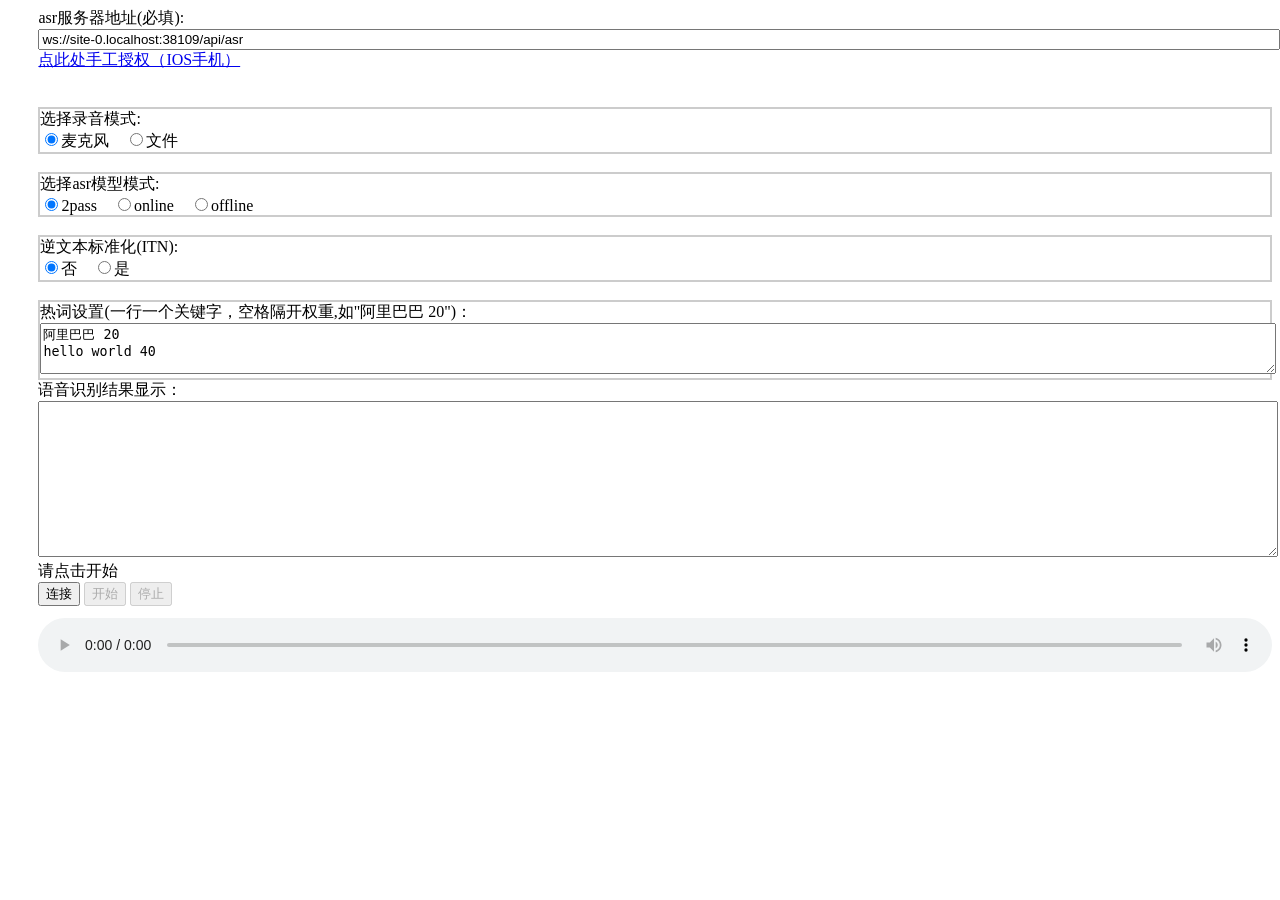
<file: 实训二/livetalking(实时数字人)/LiveTalking/web/asr/index.html>
<!DOCTYPE html>
<html>
	<head>
		<meta charset="utf-8" />
		<meta name="viewport" content="width=device-width,initial-scale=1" />
		<title>语音识别</title>
 
	</head>
	<body style="margin-left: 3%">
		<script src="recorder-core.js" charset="UTF-8"></script>
		<script src="wav.js" charset="UTF-8"></script>
		<script src="pcm.js" charset="UTF-8"></script>

		 
		<div class="div_class_topArea">

			<div class="div_class_recordControl">
				asr服务器地址(必填):
				<br>
				<input id="wssip" type="text" onchange="addresschange()" style=" width: 100%;height:100%" value="wss://www.funasr.com:10096/"/>
				<br>
				<a id="wsslink"  href="#" onclick="window.open('https://127.0.0.1:10095/', '_blank')"><div id="info_wslink">点此处手工授权wss://127.0.0.1:10095/</div></a>
				<br>
			<br>  
			<div  style="border:2px solid #ccc;">
				选择录音模式:<br/>
    
        <label><input name="recoder_mode" onclick="on_recoder_mode_change()" type="radio" value="mic" checked="true"/>麦克风 </label>&nbsp;&nbsp;
        <label><input name="recoder_mode" onclick="on_recoder_mode_change()" type="radio" value="file" />文件 </label> 

				</div>
				
				<br>
				 <div id="mic_mode_div" style="border:2px solid #ccc;display:block;">
				选择asr模型模式:<br/>
    
      <label><input name="asr_mode" type="radio" value="2pass" checked="true"/>2pass </label>&nbsp;&nbsp;
      <label><input name="asr_mode" type="radio" value="online" />online </label>&nbsp;&nbsp;
      <label><input name="asr_mode" type="radio" value="offline" />offline </label>

				</div>
				
				<div id="rec_mode_div" style="border:2px solid #ccc;display:none;">
		 
    
		          <input type="file" id="upfile">

				</div>
				<br>
				<div id="use_itn_div" style="border:2px solid #ccc;display:block;">
					逆文本标准化(ITN):<br/>
					<label><input name="use_itn" type="radio" value="false" checked="true"/>否 </label>&nbsp;&nbsp;
					<label><input name="use_itn" type="radio" value="true" />是 </label>
			   </div>
			   <br>
		        <div  style="border:2px solid #ccc;">
					热词设置(一行一个关键字，空格隔开权重,如"阿里巴巴 20")：
					<br>
	
	
					<textarea rows="3"  id="varHot"  style=" width: 100%;height:100%" >阿里巴巴 20&#13;hello world 40</textarea>
					<br>
	
					</div>
				语音识别结果显示：
				<br>
				
				<textarea rows="10"  id="varArea" readonly="true" style=" width: 100%;height:100%" ></textarea>
				<br>
                <div id="info_div">请点击开始</div>
				<div class="div_class_buttons">
					<button id="btnConnect">连接</button>
					<button id="btnStart">开始</button>
					<button id="btnStop">停止</button>
 
				</div>
                
				<audio id="audio_record" type="audio/wav" controls style="margin-top: 12px; width: 100%;"></audio>
			</div>
		</div>

 		<script src="wsconnecter.js" charset="utf-8"></script>
		<script src="main.js" charset="utf-8"></script>
		

 
				
	</body>
</html>
</file>
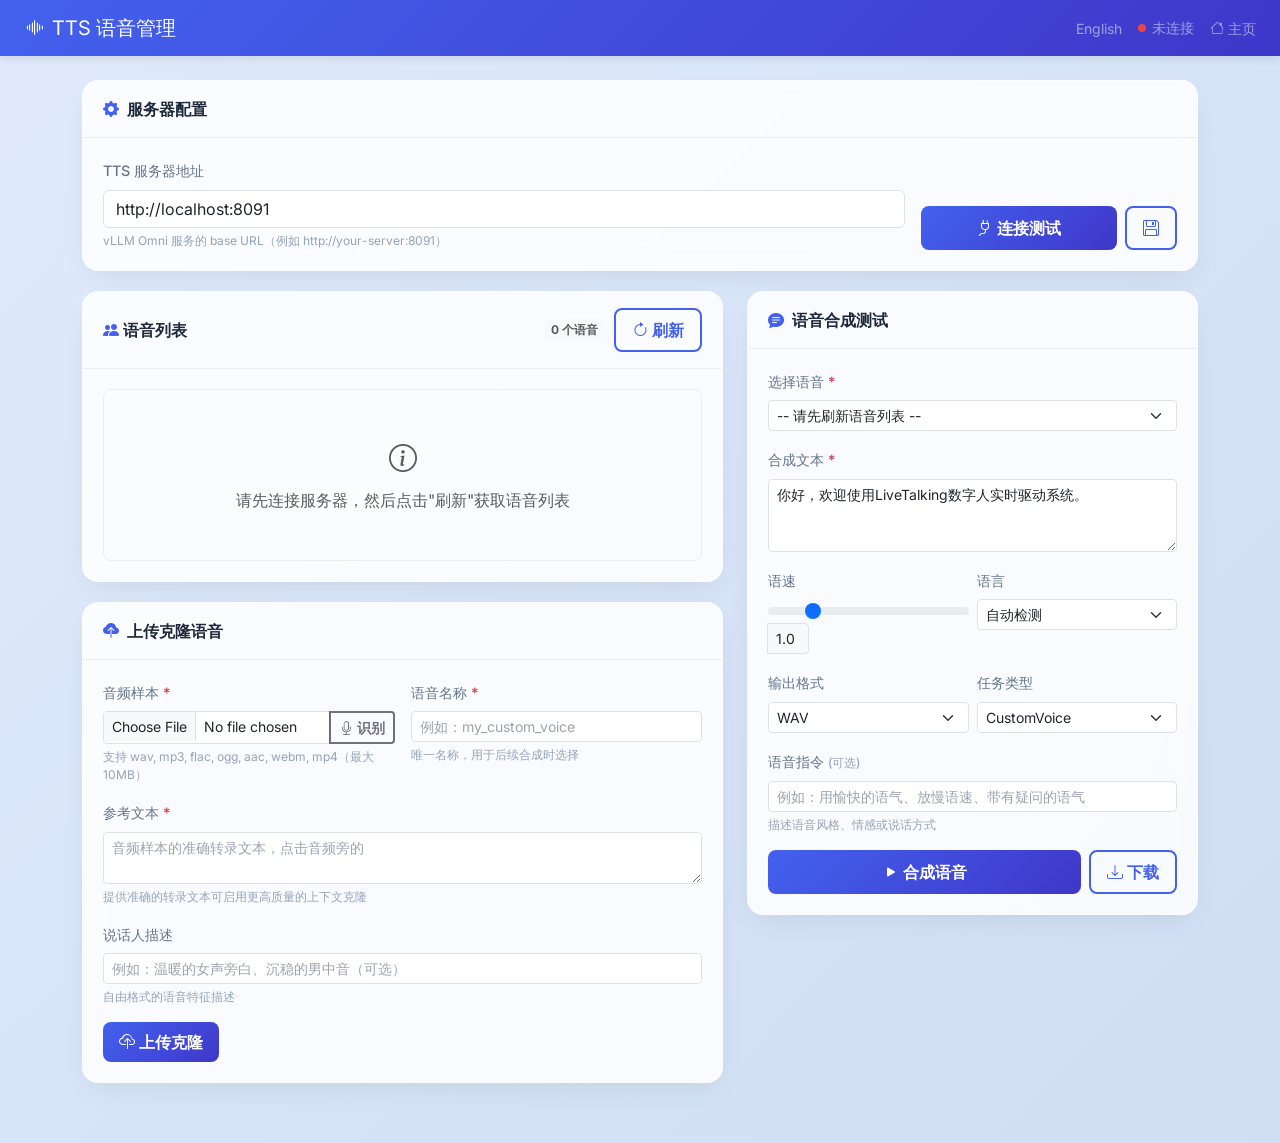
<file: 实训二/livetalking(实时数字人)/LiveTalking/web/tts/index.html>
<!DOCTYPE html>
<html lang="zh-CN">

<head>
    <meta charset="UTF-8">
    <meta name="viewport" content="width=device-width, initial-scale=1.0">
    <title>TTS 语音管理 - LiveTalking</title>
    <link href="https://fonts.googleapis.com/css2?family=Inter:wght@400;500;600;700&display=swap" rel="stylesheet">
    <link href="https://cdn.jsdelivr.net/npm/bootstrap@5.3.0/dist/css/bootstrap.min.css" rel="stylesheet">
    <link rel="stylesheet" href="https://cdn.jsdelivr.net/npm/bootstrap-icons@1.10.0/font/bootstrap-icons.css">
    <style>
        :root {
            --primary-bg: #f0f4fc;
            --card-bg: rgba(255, 255, 255, 0.85);
            --text-dark: #1e293b;
            --text-muted: #64748b;
            --accent-primary: #4361ee;
            --accent-secondary: #3f37c9;
            --danger-color: #ef4444;
            --success-color: #10b981;
            --warning-color: #f59e0b;
            --glass-border: rgba(255, 255, 255, 0.4);
            --border-radius: 16px;
        }

        body {
            font-family: 'Inter', system-ui, -apple-system, sans-serif;
            background: linear-gradient(135deg, #e0eafc 0%, #cfdef3 100%);
            color: var(--text-dark);
            min-height: 100vh;
            padding-bottom: 40px;
        }

        /* Navbar */
        .navbar-custom {
            background: linear-gradient(135deg, #4361ee, #3f37c9);
            box-shadow: 0 2px 10px rgba(0, 0, 0, 0.1);
        }

        /* Glass Card */
        .glass-card {
            background: var(--card-bg);
            backdrop-filter: blur(12px);
            -webkit-backdrop-filter: blur(12px);
            border: 1px solid var(--glass-border);
            border-radius: var(--border-radius);
            box-shadow: 0 10px 30px -10px rgba(0, 0, 0, 0.1);
            margin-bottom: 20px;
        }

        .glass-card .card-header {
            background: transparent;
            border-bottom: 1px solid rgba(0, 0, 0, 0.06);
            padding: 16px 20px;
            font-weight: 600;
            display: flex;
            align-items: center;
            gap: 8px;
        }

        .glass-card .card-header i {
            color: var(--accent-primary);
        }

        .glass-card .card-body {
            padding: 20px;
        }

        /* Buttons */
        .btn-primary-custom {
            background: linear-gradient(135deg, #4361ee, #3f37c9);
            border: none;
            color: #fff;
            font-weight: 600;
            border-radius: 8px;
            padding: 8px 16px;
            cursor: pointer;
            transition: transform 0.2s, box-shadow 0.2s;
        }

        .btn-primary-custom:hover {
            transform: translateY(-1px);
            box-shadow: 0 4px 14px rgba(67, 97, 238, 0.3);
            color: #fff;
        }

        .btn-primary-custom:active {
            transform: translateY(0);
        }

        .btn-primary-custom:disabled {
            opacity: 0.6;
            transform: none;
            box-shadow: none;
            cursor: not-allowed;
        }

        .btn-outline-custom {
            border: 2px solid var(--accent-primary);
            color: var(--accent-primary);
            font-weight: 600;
            border-radius: 8px;
            padding: 8px 16px;
            background: transparent;
            cursor: pointer;
            transition: all 0.2s;
        }

        .btn-outline-custom:hover {
            background: var(--accent-primary);
            color: #fff;
        }

        .btn-outline-custom:active {
            transform: scale(0.97);
        }

        .btn-danger-custom {
            background: #ef4444;
            border: none;
            color: #fff;
            font-weight: 600;
            border-radius: 8px;
            padding: 8px 16px;
            cursor: pointer;
            transition: transform 0.2s, box-shadow 0.2s;
        }

        .btn-danger-custom:hover {
            transform: translateY(-1px);
            box-shadow: 0 4px 14px rgba(239, 68, 68, 0.3);
        }

        /* Form */
        label {
            font-weight: 500;
            font-size: 0.9rem;
            color: var(--text-muted);
            margin-bottom: 4px;
        }

        .param-hint {
            font-size: 0.75rem;
            color: #94a3b8;
        }

        ::placeholder {
            color: #9ca3af !important;
            opacity: 1;
        }

        /* Voice List */
        .voice-table {
            width: 100%;
            font-size: 0.9rem;
        }

        .voice-table th {
            color: var(--text-muted);
            font-weight: 600;
            text-transform: uppercase;
            font-size: 0.8rem;
            letter-spacing: 0.5px;
            border-bottom: 2px solid rgba(0, 0, 0, 0.05);
            padding: 10px 12px;
        }

        .voice-table td {
            padding: 10px 12px;
            vertical-align: middle;
            border-bottom: 1px solid rgba(0, 0, 0, 0.04);
        }

        .voice-table tbody tr {
            transition: background 0.2s;
        }

        .voice-table tbody tr:hover {
            background: rgba(67, 97, 238, 0.04);
        }

        .badge-preset {
            background: #dbeafe;
            color: #1e40af;
            font-size: 0.7rem;
            padding: 3px 8px;
            border-radius: 12px;
        }

        .badge-uploaded {
            background: #d1fae5;
            color: #065f46;
            font-size: 0.7rem;
            padding: 3px 8px;
            border-radius: 12px;
        }

        .voice-list-container {
            max-height: 380px;
            overflow-y: auto;
            border-radius: 8px;
            border: 1px solid rgba(0, 0, 0, 0.06);
        }

        /* Audio Player */
        .audio-preview {
            width: 100%;
            margin-top: 12px;
            border-radius: 8px;
        }

        /* Loading Spinner */
        .spinner-overlay {
            display: none;
            position: fixed;
            top: 0;
            left: 0;
            width: 100%;
            height: 100%;
            background: rgba(0, 0, 0, 0.3);
            z-index: 9999;
            justify-content: center;
            align-items: center;
        }

        .spinner-overlay.show {
            display: flex;
        }

        .spinner-box {
            background: #fff;
            border-radius: 16px;
            padding: 30px 40px;
            text-align: center;
            box-shadow: 0 20px 40px rgba(0, 0, 0, 0.15);
        }

        /* Toast */
        .toast-container {
            position: fixed;
            top: 20px;
            right: 20px;
            z-index: 10000;
        }

        .custom-toast {
            border-radius: 10px;
            padding: 12px 20px;
            margin-bottom: 10px;
            color: #fff;
            font-weight: 500;
            box-shadow: 0 8px 24px rgba(0, 0, 0, 0.15);
            animation: slideIn 0.3s ease;
            min-width: 280px;
        }

        .custom-toast.success {
            background: linear-gradient(135deg, #10b981, #059669);
        }

        .custom-toast.error {
            background: linear-gradient(135deg, #ef4444, #dc2626);
        }

        .custom-toast.info {
            background: linear-gradient(135deg, #4361ee, #3f37c9);
        }

        @keyframes slideIn {
            from {
                transform: translateX(100%);
                opacity: 0;
            }
            to {
                transform: translateX(0);
                opacity: 1;
            }
        }

        /* Server status indicator */
        .server-status {
            display: inline-flex;
            align-items: center;
            gap: 6px;
            font-size: 0.85rem;
        }

        .status-dot {
            width: 8px;
            height: 8px;
            border-radius: 50%;
            display: inline-block;
        }

        .status-dot.on {
            background: #10b981;
        }

        .status-dot.off {
            background: #ef4444;
        }

        /* Waveform animation */
        .playing-indicator {
            display: none;
            align-items: center;
            gap: 2px;
            margin-left: 8px;
        }

        .playing-indicator.active {
            display: inline-flex;
        }

        .wave-bar {
            width: 3px;
            background: var(--accent-primary);
            border-radius: 2px;
            animation: wave 0.8s ease-in-out infinite;
        }

        .wave-bar:nth-child(1) {
            height: 10px;
            animation-delay: 0s;
        }

        .wave-bar:nth-child(2) {
            height: 18px;
            animation-delay: 0.1s;
        }

        .wave-bar:nth-child(3) {
            height: 14px;
            animation-delay: 0.2s;
        }

        .wave-bar:nth-child(4) {
            height: 20px;
            animation-delay: 0.3s;
        }

        .wave-bar:nth-child(5) {
            height: 12px;
            animation-delay: 0.4s;
        }

        @keyframes wave {
            0%,
            100% {
                transform: scaleY(0.5);
            }
            50% {
                transform: scaleY(1.2);
            }
        }
    </style>
</head>

<body>

    <!-- Spinner Overlay -->
    <div class="spinner-overlay" id="spinnerOverlay">
        <div class="spinner-box">
            <div class="spinner-border text-primary mb-2" role="status"></div>
            <div class="fw-bold" id="spinnerText">处理中...</div>
        </div>
    </div>

    <!-- Toast Container -->
    <div class="toast-container" id="toastContainer"></div>

    <!-- Navbar -->
    <nav class="navbar navbar-dark navbar-custom">
        <div class="container-fluid px-4">
            <span class="navbar-brand"><i class="bi bi-soundwave me-2"></i>TTS 语音管理</span>
            <div class="d-flex align-items-center gap-3">
                <a href="/tts/index-en.html" class="text-white-50 small text-decoration-none">English</a>
                <span class="server-status text-white-50">
                    <span class="status-dot off" id="serverDot"></span>
                    <span id="serverStatusText">未连接</span>
                </span>
                <a href="/index.html" class="text-white-50 small text-decoration-none"><i class="bi bi-house"></i> 主页</a>
            </div>
        </div>
    </nav>

    <div class="container mt-4">

        <!-- Server Configuration -->
        <div class="glass-card">
            <div class="card-header"><i class="bi bi-gear-fill"></i> 服务器配置</div>
            <div class="card-body">
                <div class="row g-3 align-items-end">
                    <div class="col-md-9">
                        <label class="form-label">TTS 服务器地址</label>
                        <input type="text" class="form-control" id="serverUrl"
                        placeholder="http://localhost:8091"
                        value="http://localhost:8091">
                        <div class="param-hint mt-1">vLLM Omni 服务的 base URL（例如 http://your-server:8091）</div>
                    </div>
                    <div class="col-md-3 d-flex gap-2">
                        <button class="btn-primary-custom flex-grow-1" onclick="checkServer()">
                            <i class="bi bi-plug"></i> 连接测试
                        </button>
                        <button class="btn-outline-custom" onclick="saveConfig()" title="保存配置">
                            <i class="bi bi-floppy"></i>
                        </button>
                    </div>
                </div>
            </div>
        </div>

        <div class="row">
            <!-- Left Column: Voice List & Clone -->
            <div class="col-lg-7">
                <!-- Voice List -->
                <div class="glass-card">
                    <div class="card-header d-flex justify-content-between align-items-center">
                        <span><i class="bi bi-people-fill"></i> 语音列表</span>
                        <div class="d-flex gap-2 align-items-center">
                            <span class="badge bg-light text-muted" id="voiceCount">0 个语音</span>
                            <button class="btn-outline-custom btn-sm" onclick="refreshVoices()">
                                <i class="bi bi-arrow-clockwise"></i> 刷新
                            </button>
                        </div>
                    </div>
                    <div class="card-body">
                        <div class="voice-list-container" id="voiceListContainer">
                            <div class="text-center text-muted py-5">
                                <i class="bi bi-info-circle fs-3 d-block mb-2"></i>
                                请先连接服务器，然后点击"刷新"获取语音列表
                            </div>
                        </div>
                    </div>
                </div>

                <!-- Upload / Clone Voice -->
                <div class="glass-card">
                    <div class="card-header"><i class="bi bi-cloud-upload-fill"></i> 上传克隆语音</div>
                    <div class="card-body">
                        <form id="cloneForm" onsubmit="return false;">
                            <input type="hidden" id="cloneConsent">
                            <div class="row g-3">
                                <div class="col-md-6">
                                    <label class="form-label">音频样本 <span class="text-danger">*</span></label>
                                    <div class="input-group input-group-sm">
                                        <input type="file" class="form-control form-control-sm" id="cloneAudioFile"
                                        accept="audio/*" onchange="onAudioFileChange()">
                                        <button class="btn btn-outline-custom btn-sm" type="button" id="btnTranscribe" disabled
                                        onclick="transcribeAudio()" title="自动识别音频文本">
                                            <i class="bi bi-mic"></i> 识别
                                        </button>
                                    </div>
                                    <div class="param-hint mt-1">支持 wav, mp3, flac, ogg, aac, webm, mp4（最大 10MB）</div>
                                </div>
                                <div class="col-md-6">
                                    <label class="form-label">语音名称 <span class="text-danger">*</span></label>
                                    <input type="text" class="form-control form-control-sm" id="cloneName"
                                    placeholder="例如：my_custom_voice">
                                    <div class="param-hint mt-1">唯一名称，用于后续合成时选择</div>
                                </div>
                                <div class="col-12">
                                    <label class="form-label">参考文本 <span class="text-danger">*</span></label>
                                    <textarea class="form-control form-control-sm" id="cloneRefText" rows="2"
                                    placeholder="音频样本的准确转录文本，点击音频旁的"识别"按钮自动生成"></textarea>
                                    <div class="param-hint mt-1">提供准确的转录文本可启用更高质量的上下文克隆</div>
                                </div>
                                <div class="col-12">
                                    <label class="form-label">说话人描述</label>
                                    <input type="text" class="form-control form-control-sm" id="cloneDescription"
                                    placeholder="例如：温暖的女声旁白、沉稳的男中音（可选）">
                                    <div class="param-hint mt-1">自由格式的语音特征描述</div>
                                </div>
                                <div class="col-12">
                                    <button type="button" class="btn-primary-custom" onclick="uploadVoice()" id="btnUpload">
                                        <i class="bi bi-cloud-upload"></i> 上传克隆
                                    </button>
                                </div>
                            </div>
                        </form>
                    </div>
                </div>
            </div>

            <!-- Right Column: Speech Synthesis -->
            <div class="col-lg-5">
                <div class="glass-card">
                    <div class="card-header"><i class="bi bi-chat-text-fill"></i> 语音合成测试</div>
                    <div class="card-body">
                        <div class="mb-3">
                            <label class="form-label">选择语音 <span class="text-danger">*</span></label>
                            <select class="form-select form-select-sm" id="synthVoice">
                                <option value="">-- 请先刷新语音列表 --</option>
                            </select>
                        </div>

                        <div class="mb-3">
                            <label class="form-label">合成文本 <span class="text-danger">*</span></label>
                            <textarea class="form-control form-control-sm" id="synthText" rows="3"
                        placeholder="输入要合成语音的文本...">你好，欢迎使用LiveTalking数字人实时驱动系统。</textarea>
                    </div>

                    <div class="row g-2 mb-3">
                        <div class="col-md-6">
                            <label class="form-label">语速</label>
                            <div class="input-group input-group-sm">
                                <input type="range" class="form-range" id="synthSpeed" min="0.25" max="4.0" step="0.05" value="1.0"
                                oninput="document.getElementById('synthSpeedVal').textContent=this.value">
                                <span class="input-group-text" id="synthSpeedVal" style="min-width:42px;">1.0</span>
                            </div>
                        </div>
                        <div class="col-md-6">
                            <label class="form-label">语言</label>
                            <select class="form-select form-select-sm" id="synthLanguage">
                                <option value="Auto">自动检测</option>
                                <option value="Chinese">中文</option>
                                <option value="English">English</option>
                                <option value="Japanese">日本語</option>
                                <option value="Korean">한국어</option>
                                <option value="German">Deutsch</option>
                                <option value="French">Français</option>
                                <option value="Russian">Русский</option>
                                <option value="Portuguese">Português</option>
                                <option value="Spanish">Español</option>
                                <option value="Italian">Italiano</option>
                            </select>
                        </div>
                    </div>

                    <div class="row g-2 mb-3">
                        <div class="col-md-6">
                            <label class="form-label">输出格式</label>
                            <select class="form-select form-select-sm" id="synthFormat">
                                <option value="wav">WAV</option>
                                <option value="mp3">MP3</option>
                                <option value="flac">FLAC</option>
                                <option value="aac">AAC</option>
                                <option value="opus">Opus</option>
                                <option value="pcm">PCM</option>
                            </select>
                        </div>
                        <div class="col-md-6">
                            <label class="form-label">任务类型</label>
                            <select class="form-select form-select-sm" id="synthTaskType">
                                <option value="CustomVoice">CustomVoice</option>
                                <option value="VoiceDesign">VoiceDesign</option>
                                <option value="Base">Base（需克隆语音）</option>
                            </select>
                        </div>
                    </div>

                    <div class="mb-3">
                        <label class="form-label">语音指令 <span class="param-hint">(可选)</span></label>
                        <input type="text" class="form-control form-control-sm" id="synthInstructions"
                        placeholder="例如：用愉快的语气、放慢语速、带有疑问的语气">
                        <div class="param-hint mt-1">描述语音风格、情感或说话方式</div>
                    </div>

                    <div class="d-flex gap-2">
                        <button class="btn-primary-custom flex-grow-1" onclick="synthesize()" id="btnSynthesize">
                            <i class="bi bi-play-fill"></i> 合成语音
                        </button>
                        <button class="btn-outline-custom" onclick="downloadAudio()" id="btnDownload" disabled>
                            <i class="bi bi-download"></i> 下载
                        </button>
                    </div>

                    <!-- Audio Preview -->
                    <div id="audioPreviewSection" style="display:none; margin-top:16px;">
                        <div class="d-flex align-items-center gap-2 mb-2">
                            <span class="fw-bold small">合成结果</span>
                            <div class="playing-indicator" id="playingIndicator">
                                <div class="wave-bar"></div>
                                <div class="wave-bar"></div>
                                <div class="wave-bar"></div>
                                <div class="wave-bar"></div>
                                <div class="wave-bar"></div>
                            </div>
                        </div>
                        <audio id="audioPreview" class="audio-preview" controls></audio>
                    </div>
                </div>
            </div>
        </div>

        <!-- Advanced: Ref Audio Settings -->
        <div class="glass-card" id="refAudioCard" style="display:none;">
            <div class="card-header"><i class="bi bi-sliders"></i> 高级：参考音频设置 (Base 模式)</div>
            <div class="card-body">
                <div class="row g-3">
                    <div class="col-md-4">
                        <label class="form-label">参考音频 URL</label>
                        <input type="text" class="form-control form-control-sm" id="refAudioUrl"
                        placeholder="http://... 或 data:audio/wav;base64,...">
                        <div class="param-hint mt-1">远程 URL 或 base64 data URL</div>
                    </div>
                    <div class="col-md-4">
                        <label class="form-label">参考文本</label>
                        <input type="text" class="form-control form-control-sm" id="refText"
                        placeholder="参考音频的转录文本">
                    </div>
                    <div class="col-md-4 d-flex align-items-end">
                        <div class="form-check form-switch">
                            <input class="form-check-input" type="checkbox" id="xVectorOnly">
                            <label class="form-check-label small">仅使用 X-Vector 模式 <span class="param-hint">(更快，质量略低)</span></label>
                        </div>
                    </div>
                </div>
            </div>
        </div>
    </div>

        <!-- Hidden audio blob store -->
        <script>
            // ==================== State ====================
            let audioBlob = null;
            let audioUrl = null;
            let currentVoices = { voices: [], uploaded_voices: [] };

            // ==================== Utilities ====================
            function getBaseUrl() {
                return document.getElementById('serverUrl').value.replace(/\/+$/, '');
            }

            function showSpinner(text = '处理中...') {
                document.getElementById('spinnerText').textContent = text;
                document.getElementById('spinnerOverlay').classList.add('show');
            }

            function hideSpinner() {
                document.getElementById('spinnerOverlay').classList.remove('show');
            }

            function showToast(message, type = 'info') {
                const container = document.getElementById('toastContainer');
                const toast = document.createElement('div');
                toast.className = `custom-toast ${type}`;
                toast.innerHTML = message;
                container.appendChild(toast);
                setTimeout(() => {
                    toast.style.opacity = '0';
                    toast.style.transition = 'opacity 0.3s';
                    setTimeout(() => toast.remove(), 300);
                }, 3500);
            }

            function setServerStatus(connected) {
                const dot = document.getElementById('serverDot');
                const text = document.getElementById('serverStatusText');
                if (connected) {
                    dot.className = 'status-dot on';
                    text.textContent = '已连接';
                } else {
                    dot.className = 'status-dot off';
                    text.textContent = '未连接';
                }
            }

            // ==================== Server Config ====================
            function saveConfig() {
                const config = {
                    serverUrl: document.getElementById('serverUrl').value,
                };
                localStorage.setItem('tts_config', JSON.stringify(config));
                showToast('<i class="bi bi-check-circle me-1"></i>配置已保存到本地', 'success');
            }

            function loadConfig() {
                try {
                    const saved = localStorage.getItem('tts_config');
                    if (saved) {
                        const config = JSON.parse(saved);
                        if (config.serverUrl) document.getElementById('serverUrl').value = config.serverUrl;
                    }
                } catch (e) { /* ignore */ }
            }

            // ==================== Server Check ====================
            async function checkServer() {
                const baseUrl = getBaseUrl();
                if (!baseUrl) {
                    showToast('<i class="bi bi-exclamation-triangle me-1"></i>请输入服务器地址', 'error');
                    return;
                }

                showSpinner('正在连接服务器...');
                setServerStatus(false);

                try {
                    const resp = await fetch(`${baseUrl}/v1/audio/voices`, {
                        method: 'GET',
                        headers: { 'Content-Type': 'application/json' },
                    });

                    if (resp.ok) {
                        const data = await resp.json();
                        currentVoices = data;
                        renderVoiceList(data);
                        populateVoiceSelect(data);
                        setServerStatus(true);
                        const presetCount = data.voices?.filter(v => !(data.uploaded_voices || []).map(u => u.name).includes(v)).length || 0;
                        const uploadCount = data.uploaded_voices?.length || 0;
                        showToast(`<i class="bi bi-check-circle me-1"></i>连接成功！发现 ${presetCount} 个预设语音，${uploadCount} 个已上传语音`, 'success');
                    } else {
                        const errText = await resp.text();
                        showToast(`<i class="bi bi-x-circle me-1"></i>服务器返回错误: ${resp.status} ${resp.statusText}`, 'error');
                        console.error('Server check failed:', resp.status, errText);
                    }
                } catch (e) {
                    showToast(`<i class="bi bi-x-circle me-1"></i>无法连接到服务器: ${e.message}`, 'error');
                    console.error('Connection error:', e);
                } finally {
                    hideSpinner();
                }
            }

            // ==================== Voice List ====================
            async function refreshVoices() {
                const baseUrl = getBaseUrl();
                if (!baseUrl) {
                    showToast('<i class="bi bi-exclamation-triangle me-1"></i>请先配置服务器地址', 'error');
                    return;
                }

                showSpinner('正在获取语音列表...');

                try {
                    const resp = await fetch(`${baseUrl}/v1/audio/voices`);
                    if (!resp.ok) {
                        const errText = await resp.text();
                        throw new Error(`${resp.status} ${resp.statusText}: ${errText}`);
                    }

                    const data = await resp.json();
                    currentVoices = data;
                    renderVoiceList(data);
                    populateVoiceSelect(data);
                    setServerStatus(true);

                    const uploadedNames = (data.uploaded_voices || []).map(v => v.name);
                    const presetCount = (data.voices || []).filter(v => !uploadedNames.includes(v)).length;
                    const total = presetCount + (data.uploaded_voices?.length || 0);
                    showToast(`<i class="bi bi-check-circle me-1"></i>已刷新，共 ${total} 个语音`, 'success');
                } catch (e) {
                    showToast(`<i class="bi bi-x-circle me-1"></i>获取失败: ${e.message}`, 'error');
                    console.error('Refresh voices error:', e);
                } finally {
                    hideSpinner();
                }
            }

            function renderVoiceList(data) {
                const container = document.getElementById('voiceListContainer');
                const countEl = document.getElementById('voiceCount');

                const uploadedVoices = data.uploaded_voices || [];
                const uploadedNames = new Set(uploadedVoices.map(v => v.name));
                const presetVoices = (data.voices || []).filter(v => !uploadedNames.has(v));
                const total = presetVoices.length + uploadedVoices.length;

                countEl.textContent = `${total} 个语音`;

                if (total === 0) {
                    container.innerHTML = `
                            <div class="text-center text-muted py-5">
                                <i class="bi bi-inbox fs-3 d-block mb-2"></i>
                                暂无语音，请上传克隆语音
                            </div>`;
                    return;
                }

                let html = `
                        <table class="voice-table table table-borderless mb-0">
                            <thead>
                                <tr>
                                    <th>名称</th>
                                    <th>类型</th>
                                    <th>描述 / 参考文本</th>
                                    <th>操作</th>
                                </tr>
                            </thead>
                            <tbody>`;

                // Preset voices
                for (const v of presetVoices) {
                    html += `
                                <tr>
                                    <td><strong>${escapeHtml(v)}</strong></td>
                                    <td><span class="badge-preset">预设</span></td>
                                    <td><span class="text-muted small">—</span></td>
                                    <td>
                                        <button class="btn btn-sm btn-outline-custom py-0 px-2" onclick="selectVoice('${escapeHtml(v)}')" title="选用此语音">
                                            <i class="bi bi-check2"></i>
                                        </button>
                                    </td>
                                </tr>`;
                }

                // Uploaded voices
                for (const v of uploadedVoices) {
                    const desc = v.speaker_description || v.ref_text || '—';
                    const created = v.created_at ? new Date(v.created_at * 1000).toLocaleDateString('zh-CN') : '';
                    html += `
                                <tr>
                                    <td><strong>${escapeHtml(v.name)}</strong></td>
                                    <td><span class="badge-uploaded">已上传</span></td>
                                    <td>
                                        <span class="small">${escapeHtml(desc)}</span>
                                        ${created ? `<br><span class="param-hint">${created}</span>` : ''}
                                    </td>
                                    <td>
                                        <button class="btn btn-sm btn-outline-custom py-0 px-2" onclick="selectVoice('${escapeHtml(v.name)}')" title="选用此语音">
                                            <i class="bi bi-check2"></i>
                                        </button>
                                        <button class="btn btn-sm text-danger py-0 px-1" onclick="deleteVoice('${escapeHtml(v.name)}')" title="删除此语音">
                                            <i class="bi bi-trash3"></i>
                                        </button>
                                    </td>
                                </tr>`;
                }

                html += '</tbody></table>';
                container.innerHTML = html;
            }

            function populateVoiceSelect(data) {
                const select = document.getElementById('synthVoice');
                select.innerHTML = '<option value="">-- 请选择语音 --</option>';

                const uploadedVoices = data.uploaded_voices || [];
                const uploadedNames = new Set(uploadedVoices.map(v => v.name));
                const presetVoices = (data.voices || []).filter(v => !uploadedNames.has(v));

                if (presetVoices.length > 0) {
                    const optgroup = document.createElement('optgroup');
                    optgroup.label = '预设语音';
                    for (const v of presetVoices) {
                        const opt = document.createElement('option');
                        opt.value = v;
                        opt.textContent = v;
                        optgroup.appendChild(opt);
                    }
                    select.appendChild(optgroup);
                }

                if (uploadedVoices.length > 0) {
                    const optgroup = document.createElement('optgroup');
                    optgroup.label = '已上传语音';
                    for (const v of uploadedVoices) {
                        const opt = document.createElement('option');
                        opt.value = v.name;
                        opt.textContent = v.name;
                        optgroup.appendChild(opt);
                    }
                    select.appendChild(optgroup);
                }
            }

            function selectVoice(name) {
                document.getElementById('synthVoice').value = name;
                // Scroll to synth card
                document.getElementById('synthText').focus();
                showToast(`<i class="bi bi-check-circle me-1"></i>已选用语音: ${name}`, 'info');
            }

            async function deleteVoice(name) {
                if (!confirm(`确定要删除语音 "${name}" 吗？此操作不可撤销。`)) return;

                const baseUrl = getBaseUrl();
                showSpinner('正在删除语音...');

                try {
                    // Try DELETE method on the voice endpoint
                    const resp = await fetch(`${baseUrl}/v1/audio/voices/${encodeURIComponent(name)}`, {
                        method: 'DELETE',
                    });

                    if (resp.ok) {
                        showToast(`<i class="bi bi-check-circle me-1"></i>语音 "${name}" 已删除`, 'success');
                        await refreshVoices();
                    } else if (resp.status === 404 || resp.status === 405) {
                        // Some implementations might not support DELETE, try alternative
                        showToast(`<i class="bi bi-info-circle me-1"></i>服务器不支持删除操作，请手动管理`, 'info');
                    } else {
                        const errText = await resp.text();
                        throw new Error(`${resp.status}: ${errText}`);
                    }
                } catch (e) {
                    showToast(`<i class="bi bi-x-circle me-1"></i>删除失败: ${e.message}`, 'error');
                } finally {
                    hideSpinner();
                }
            }

            // ==================== Upload Voice ====================
            function generateConsentId() {
                return 'consent_' + Date.now().toString(36) + '_' + Math.random().toString(36).substring(2, 10);
            }

            function onAudioFileChange() {
                const fileInput = document.getElementById('cloneAudioFile');
                const btnTranscribe = document.getElementById('btnTranscribe');
                btnTranscribe.disabled = !fileInput.files || fileInput.files.length === 0;
            }

            async function transcribeAudio() {
                const fileInput = document.getElementById('cloneAudioFile');
                const btnTranscribe = document.getElementById('btnTranscribe');

                if (!fileInput.files || fileInput.files.length === 0) {
                    showToast('<i class="bi bi-exclamation-triangle me-1"></i>请先选择音频文件', 'error');
                    return;
                }

                // Check for browser SpeechRecognition support
                const SpeechRecognition = window.SpeechRecognition || window.webkitSpeechRecognition;
                if (!SpeechRecognition) {
                    showToast('<i class="bi bi-x-circle me-1"></i>当前浏览器不支持语音识别，请使用 Chrome 或 Edge', 'error');
                    return;
                }

                btnTranscribe.disabled = true;
                showSpinner('正在通过浏览器语音识别...\n请确保麦克风已开启，将播放音频进行识别');

                const recognition = new SpeechRecognition();
                recognition.lang = 'zh-CN';
                recognition.interimResults = true;
                recognition.continuous = true;
                recognition.maxAlternatives = 1;

                let finalTranscript = '';
                let recognitionStarted = false;

                // Create audio element to play the file
                const audio = new Audio();
                audio.src = URL.createObjectURL(fileInput.files[0]);
                audio.volume = 0.8;

                recognition.onresult = (event) => {
                    let interim = '';
                    for (let i = event.resultIndex; i < event.results.length; i++) {
                        const result = event.results[i];
                        if (result.isFinal) {
                            finalTranscript += result[0].transcript;
                        } else {
                            interim += result[0].transcript;
                        }
                    }
                    document.getElementById('cloneRefText').value = finalTranscript + interim;
                };

                recognition.onerror = (event) => {
                    if (event.error === 'no-speech' || event.error === 'aborted') return;
                    console.error('Speech recognition error:', event.error);
                    // Don't show toast for transient errors during playback
                };

                recognition.onend = () => {
                    if (!audio.ended && !audio.paused) {
                        // Recognition ended but audio still playing, restart
                        try {
                            if (recognitionStarted) recognition.start();
                        } catch (e) { /* ignore */ }
                    }
                };

                audio.onended = () => {
                    try { recognition.stop(); } catch (e) { /* ignore */ }
                    URL.revokeObjectURL(audio.src);
                    document.getElementById('cloneRefText').value = finalTranscript.trim();
                    if (finalTranscript.trim()) {
                        showToast('<i class="bi bi-check-circle me-1"></i>语音识别完成，请核对转录文本', 'success');
                    } else {
                        showToast('<i class="bi bi-info-circle me-1"></i>未识别到语音内容，请检查麦克风或手动输入文本', 'info');
                    }
                    btnTranscribe.disabled = false;
                    hideSpinner();
                };

                audio.onerror = () => {
                    try { recognition.stop(); } catch (e) { /* ignore */ }
                    URL.revokeObjectURL(audio.src);
                    showToast('<i class="bi bi-x-circle me-1"></i>音频播放失败', 'error');
                    btnTranscribe.disabled = false;
                    hideSpinner();
                };

                try {
                    recognition.start();
                    recognitionStarted = true;
                    // Small delay to let recognition initialize before playback
                    setTimeout(() => audio.play().catch(e => {
                        try { recognition.stop(); } catch (e2) { /* ignore */ }
                        showToast('<i class="bi bi-x-circle me-1"></i>音频播放失败: ' + e.message, 'error');
                        btnTranscribe.disabled = false;
                        hideSpinner();
                    }), 300);
                } catch (e) {
                    showToast('<i class="bi bi-x-circle me-1"></i>启动语音识别失败: ' + e.message, 'error');
                    btnTranscribe.disabled = false;
                    hideSpinner();
                }
            }

            async function uploadVoice() {
                const baseUrl = getBaseUrl();
                const fileInput = document.getElementById('cloneAudioFile');
                const nameInput = document.getElementById('cloneName');
                const consentInput = document.getElementById('cloneConsent');
                const refTextInput = document.getElementById('cloneRefText');
                const descInput = document.getElementById('cloneDescription');
                const btnUpload = document.getElementById('btnUpload');

                if (!fileInput.files || fileInput.files.length === 0) {
                    showToast('<i class="bi bi-exclamation-triangle me-1"></i>请选择音频文件', 'error');
                    return;
                }
                if (!nameInput.value.trim()) {
                    showToast('<i class="bi bi-exclamation-triangle me-1"></i>请输入语音名称', 'error');
                    return;
                }
                if (!refTextInput.value.trim()) {
                    showToast('<i class="bi bi-exclamation-triangle me-1"></i>请填写参考文本（可点击音频旁的"识别"按钮自动生成）', 'error');
                    return;
                }

                const file = fileInput.files[0];
                const maxSize = 10 * 1024 * 1024; // 10MB
                if (file.size > maxSize) {
                    showToast('<i class="bi bi-exclamation-triangle me-1"></i>音频文件不能超过 10MB', 'error');
                    return;
                }

                // Auto-generate consent ID if not set
                if (!consentInput.value.trim()) {
                    consentInput.value = generateConsentId();
                }

                btnUpload.disabled = true;
                showSpinner('正在上传克隆语音...');

                try {
                    const formData = new FormData();
                    formData.append('audio_sample', file);
                    formData.append('name', nameInput.value.trim());
                    formData.append('consent', consentInput.value.trim());
                    formData.append('ref_text', refTextInput.value.trim());
                    if (descInput.value.trim()) {
                        formData.append('speaker_description', descInput.value.trim());
                    }

                    const resp = await fetch(`${baseUrl}/v1/audio/voices`, {
                        method: 'POST',
                        body: formData,
                        // Don't set Content-Type header — the browser will set it with the boundary
                    });

                    if (resp.ok) {
                        const result = await resp.json().catch(() => ({}));
                        showToast(`<i class="bi bi-check-circle me-1"></i>语音 "${nameInput.value.trim()}" 上传成功！`, 'success');

                        // Clear form
                        fileInput.value = '';
                        nameInput.value = '';
                        consentInput.value = generateConsentId();
                        refTextInput.value = '';
                        descInput.value = '';
                        document.getElementById('btnTranscribe').disabled = true;

                        // Refresh voice list
                        await refreshVoices();
                    } else {
                        const errText = await resp.text();
                        let errMsg = `${resp.status} ${resp.statusText}`;
                        try {
                            const errJson = JSON.parse(errText);
                            errMsg = errJson.detail || errJson.message || errMsg;
                        } catch (e) { /* use raw text */ }
                        throw new Error(errMsg);
                    }
                } catch (e) {
                    showToast(`<i class="bi bi-x-circle me-1"></i>上传失败: ${e.message}`, 'error');
                    console.error('Upload error:', e);
                } finally {
                    btnUpload.disabled = false;
                    hideSpinner();
                }
            }

            // ==================== Synthesize ====================
            async function synthesize() {
                const baseUrl = getBaseUrl();
                const voice = document.getElementById('synthVoice').value;
                const text = document.getElementById('synthText').value.trim();
                const speed = parseFloat(document.getElementById('synthSpeed').value);
                const language = document.getElementById('synthLanguage').value;
                const format = document.getElementById('synthFormat').value;
                const taskType = document.getElementById('synthTaskType').value;
                const instructions = document.getElementById('synthInstructions').value.trim();
                const btnSynthesize = document.getElementById('btnSynthesize');

                if (!voice) {
                    showToast('<i class="bi bi-exclamation-triangle me-1"></i>请先选择语音', 'error');
                    return;
                }
                if (!text) {
                    showToast('<i class="bi bi-exclamation-triangle me-1"></i>请输入合成文本', 'error');
                    return;
                }

                btnSynthesize.disabled = true;
                showSpinner('正在合成语音...');

                // Clean up previous audio
                if (audioUrl) {
                    URL.revokeObjectURL(audioUrl);
                    audioUrl = null;
                }
                audioBlob = null;

                try {
                    const body = {
                        input: text,                        
                        voice: voice,
                        response_format: format,
                        speed: speed,
                        language: language,
                        task_type: taskType,
                    };

                    if (instructions) {
                        body.instructions = instructions;
                    }

                    // Add ref_audio params for Base task type
                    if (taskType === 'Base') {
                        const refAudioUrl = document.getElementById('refAudioUrl').value.trim();
                        const refText = document.getElementById('refText').value.trim();
                        const xVectorOnly = document.getElementById('xVectorOnly').checked;

                        if (refAudioUrl) body.ref_audio = refAudioUrl;
                        if (refText) body.ref_text = refText;
                        if (xVectorOnly) body.x_vector_only_mode = true;
                    }

                    const resp = await fetch(`${baseUrl}/v1/audio/speech`, {
                        method: 'POST',
                        headers: {
                            'Content-Type': 'application/json',
                        },
                        body: JSON.stringify(body),
                    });

                    if (!resp.ok) {
                        const errText = await resp.text();
                        let errMsg = `${resp.status} ${resp.statusText}`;
                        try {
                            const errJson = JSON.parse(errText);
                            errMsg = errJson.detail || errJson.message || errMsg;
                        } catch (e) { /* use raw text */ }
                        throw new Error(errMsg);
                    }

                    // Get audio blob from response
                    audioBlob = await resp.blob();

                    // Create preview URL
                    const mimeType = getMimeType(format);
                    audioUrl = URL.createObjectURL(new Blob([audioBlob], { type: mimeType }));

                    // Show audio player
                    const previewSection = document.getElementById('audioPreviewSection');
                    const audioEl = document.getElementById('audioPreview');
                    previewSection.style.display = 'block';
                    audioEl.src = audioUrl;
                    audioEl.load();

                    // Enable download button
                    document.getElementById('btnDownload').disabled = false;

                    // Show playing indicator when audio plays
                    audioEl.onplay = () => document.getElementById('playingIndicator').classList.add('active');
                    audioEl.onpause = () => document.getElementById('playingIndicator').classList.remove('active');
                    audioEl.onended = () => document.getElementById('playingIndicator').classList.remove('active');

                    showToast(`<i class="bi bi-check-circle me-1"></i>语音合成成功！`, 'success');
                } catch (e) {
                    showToast(`<i class="bi bi-x-circle me-1"></i>合成失败: ${e.message}`, 'error');
                    console.error('Synthesis error:', e);
                } finally {
                    btnSynthesize.disabled = false;
                    hideSpinner();
                }
            }

            function downloadAudio() {
                if (!audioBlob) {
                    showToast('<i class="bi bi-exclamation-triangle me-1"></i>请先合成语音', 'error');
                    return;
                }

                const format = document.getElementById('synthFormat').value;
                const voice = document.getElementById('synthVoice').value || 'tts';
                const ext = format === 'pcm' ? 'pcm' : format;
                const mimeType = getMimeType(format);

                const url = URL.createObjectURL(new Blob([audioBlob], { type: mimeType }));
                const a = document.createElement('a');
                a.href = url;
                a.download = `${voice}_${Date.now()}.${ext}`;
                document.body.appendChild(a);
                a.click();
                document.body.removeChild(a);
                URL.revokeObjectURL(url);
            }

            function getMimeType(format) {
                const map = {
                    'wav': 'audio/wav',
                    'mp3': 'audio/mpeg',
                    'flac': 'audio/flac',
                    'aac': 'audio/aac',
                    'opus': 'audio/opus',
                    'pcm': 'audio/pcm',
                };
                return map[format] || 'audio/wav';
            }

            function escapeHtml(str) {
                if (!str) return '';
                const div = document.createElement('div');
                div.textContent = str;
                return div.innerHTML;
            }

            // ==================== Event Listeners ====================
            // Show/hide ref audio card based on task type
            document.getElementById('synthTaskType').addEventListener('change', function() {
                const refCard = document.getElementById('refAudioCard');
                if (this.value === 'Base') {
                    refCard.style.display = 'block';
                } else {
                    refCard.style.display = 'none';
                }
            });

            // Enter key triggers synthesis
            document.getElementById('synthText').addEventListener('keydown', function(e) {
                if (e.ctrlKey && e.key === 'Enter') {
                    synthesize();
                }
            });

            // Enter key in server URL triggers check
            document.getElementById('serverUrl').addEventListener('keydown', function(e) {
                if (e.key === 'Enter') {
                    checkServer();
                }
            });

            // ==================== Init ====================
            window.addEventListener('DOMContentLoaded', () => {
                loadConfig();
            });
        </script>
    </body>

    </html>
</file>
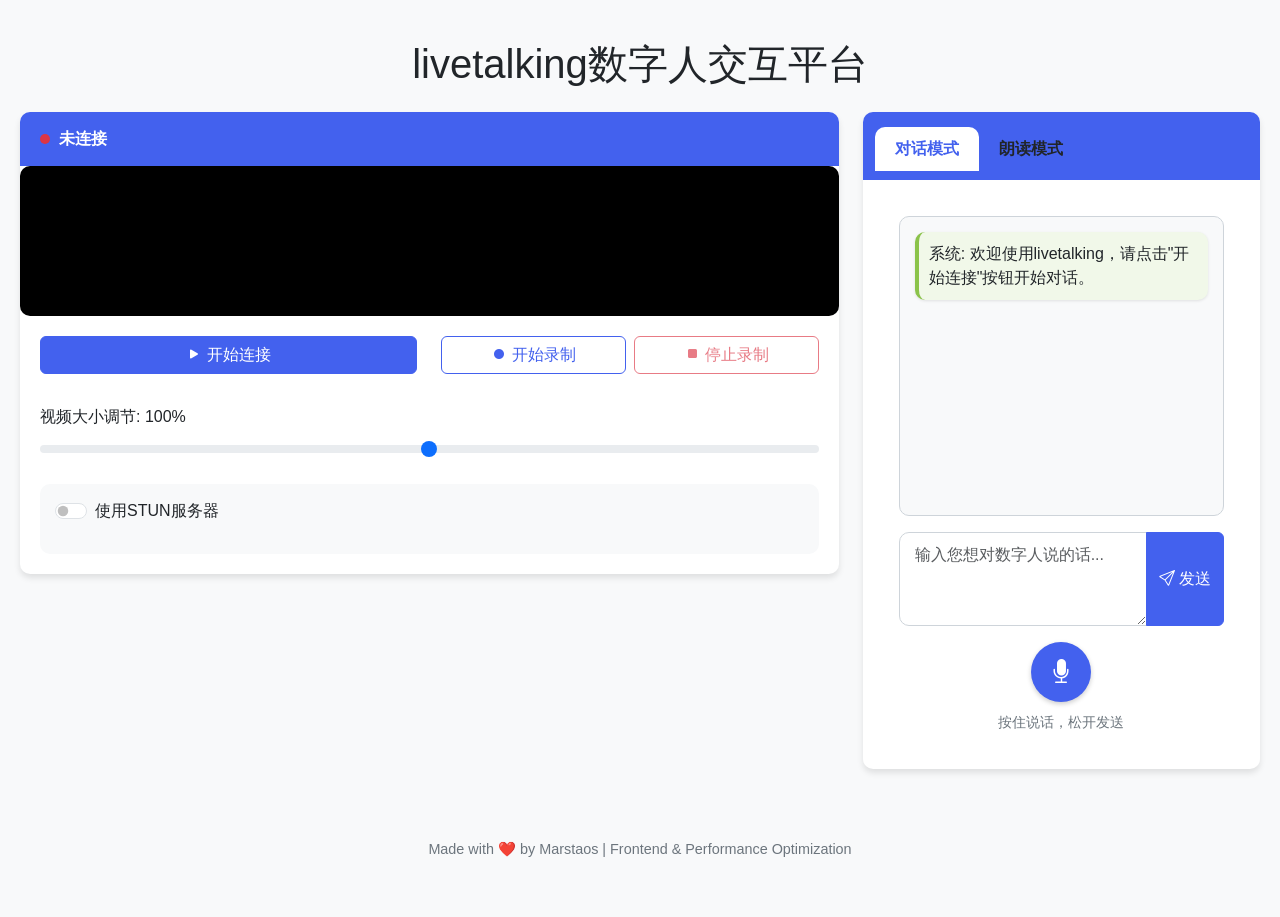
<file: 实训二/livetalking(实时数字人)/LiveTalking/web/dashboard.html>
<!DOCTYPE html>
<html lang="zh-CN">
<head>
    <meta charset="UTF-8">
    <meta name="viewport" content="width=device-width, initial-scale=1.0">
    <title>livetalking数字人交互平台</title>
    <link href="https://cdn.jsdelivr.net/npm/bootstrap@5.3.0/dist/css/bootstrap.min.css" rel="stylesheet">
    <link rel="stylesheet" href="https://cdn.jsdelivr.net/npm/bootstrap-icons@1.10.0/font/bootstrap-icons.css">
    <style>
        :root {
            --primary-color: #4361ee;
            --secondary-color: #3f37c9;
            --accent-color: #4895ef;
            --background-color: #f8f9fa;
            --card-bg: #ffffff;
            --text-color: #212529;
            --border-radius: 10px;
            --box-shadow: 0 4px 6px rgba(0, 0, 0, 0.1);
        }

        body {
            font-family: 'Segoe UI', Tahoma, Geneva, Verdana, sans-serif;
            background-color: var(--background-color);
            color: var(--text-color);
            min-height: 100vh;
            padding-top: 20px;
        }

        .dashboard-container {
            max-width: 1400px;
            margin: 0 auto;
            padding: 20px;
        }

        .card {
            background-color: var(--card-bg);
            border-radius: var(--border-radius);
            box-shadow: var(--box-shadow);
            border: none;
            margin-bottom: 20px;
            overflow: hidden;
        }

        .card-header {
            background-color: var(--primary-color);
            color: white;
            font-weight: 600;
            padding: 15px 20px;
            border-bottom: none;
        }

        .video-container {
            position: relative;
            width: 100%;
            background-color: #000;
            border-radius: var(--border-radius);
            overflow: hidden;
            display: flex;
            justify-content: center;
            align-items: center;
        }

        video {
            max-width: 100%;
            max-height: 100%;
            display: block;
            border-radius: var(--border-radius);
        }

        .controls-container {
            padding: 20px;
        }

        .btn-primary {
            background-color: var(--primary-color);
            border-color: var(--primary-color);
        }

        .btn-primary:hover {
            background-color: var(--secondary-color);
            border-color: var(--secondary-color);
        }

        .btn-outline-primary {
            color: var(--primary-color);
            border-color: var(--primary-color);
        }

        .btn-outline-primary:hover {
            background-color: var(--primary-color);
            color: white;
        }

        .form-control {
            border-radius: var(--border-radius);
            padding: 10px 15px;
            border: 1px solid #ced4da;
        }

        .form-control:focus {
            border-color: var(--accent-color);
            box-shadow: 0 0 0 0.25rem rgba(67, 97, 238, 0.25);
        }

        .status-indicator {
            width: 10px;
            height: 10px;
            border-radius: 50%;
            display: inline-block;
            margin-right: 5px;
        }

        .status-connected {
            background-color: #28a745;
        }

        .status-disconnected {
            background-color: #dc3545;
        }

        .status-connecting {
            background-color: #ffc107;
        }

        .asr-container {
            height: 300px;
            overflow-y: auto;
            padding: 15px;
            background-color: #f8f9fa;
            border-radius: var(--border-radius);
            border: 1px solid #ced4da;
        }

        .asr-text {
            margin-bottom: 10px;
            padding: 10px;
            background-color: white;
            border-radius: var(--border-radius);
            box-shadow: 0 1px 3px rgba(0, 0, 0, 0.1);
        }

        .user-message {
            background-color: #e3f2fd;
            border-left: 4px solid var(--primary-color);
        }

        .system-message {
            background-color: #f1f8e9;
            border-left: 4px solid #8bc34a;
        }

        .recording-indicator {
            position: absolute;
            top: 15px;
            right: 15px;
            background-color: rgba(220, 53, 69, 0.8);
            color: white;
            padding: 5px 10px;
            border-radius: 20px;
            font-size: 0.8rem;
            display: none;
        }

        .recording-indicator.active {
            display: flex;
            align-items: center;
        }

        .recording-indicator .blink {
            width: 10px;
            height: 10px;
            background-color: #fff;
            border-radius: 50%;
            margin-right: 5px;
            animation: blink 1s infinite;
        }

        @keyframes blink {
            0% { opacity: 1; }
            50% { opacity: 0.3; }
            100% { opacity: 1; }
        }

        .mode-switch {
            margin-bottom: 20px;
        }

        .nav-tabs .nav-link {
            color: var(--text-color);
            border: none;
            padding: 10px 20px;
            border-radius: var(--border-radius) var(--border-radius) 0 0;
        }

        .nav-tabs .nav-link.active {
            color: var(--primary-color);
            background-color: var(--card-bg);
            border-bottom: 3px solid var(--primary-color);
            font-weight: 600;
        }

        .tab-content {
            padding: 20px;
            background-color: var(--card-bg);
            border-radius: 0 0 var(--border-radius) var(--border-radius);
        }

        .settings-panel {
            padding: 15px;
            background-color: #f8f9fa;
            border-radius: var(--border-radius);
            margin-top: 15px;
        }

        .footer {
            text-align: center;
            margin-top: 30px;
            padding: 20px 0;
            color: #6c757d;
            font-size: 0.9rem;
        }
        
        .voice-record-btn {
            width: 60px;
            height: 60px;
            border-radius: 50%;
            background-color: var(--primary-color);
            color: white;
            display: flex;
            justify-content: center;
            align-items: center;
            cursor: pointer;
            transition: all 0.2s ease;
            box-shadow: 0 2px 5px rgba(0,0,0,0.2);
            margin: 0 auto;
        }
        
        .voice-record-btn:hover {
            background-color: var(--secondary-color);
            transform: scale(1.05);
        }
        
        .voice-record-btn:active {
            background-color: #dc3545;
            transform: scale(0.95);
        }
        
        .voice-record-btn i {
            font-size: 24px;
        }
        
        .voice-record-label {
            text-align: center;
            margin-top: 10px;
            font-size: 14px;
            color: #6c757d;
        }
        
        .video-size-control {
            margin-top: 15px;
        }
        
        .recording-pulse {
            animation: pulse 1.5s infinite;
        }
        
        @keyframes pulse {
            0% {
                box-shadow: 0 0 0 0 rgba(220, 53, 69, 0.7);
            }
            70% {
                box-shadow: 0 0 0 15px rgba(220, 53, 69, 0);
            }
            100% {
                box-shadow: 0 0 0 0 rgba(220, 53, 69, 0);
            }
        }
    </style>
</head>
<body>
    <div class="dashboard-container">
        <div class="row">
            <div class="col-12">
                <h1 class="text-center mb-4">livetalking数字人交互平台</h1>
            </div>
        </div>

        <div class="row">
            <!-- 视频区域 -->
            <div class="col-lg-8">
                <div class="card">
                    <div class="card-header d-flex justify-content-between align-items-center">
                        <div>
                            <span class="status-indicator status-disconnected" id="connection-status"></span>
                            <span id="status-text">未连接</span>
                        </div>
                    </div>
                    <div class="card-body p-0">
                        <div class="video-container">
                            <video id="video" autoplay playsinline></video>
                            <div class="recording-indicator" id="recording-indicator">
                                <div class="blink"></div>
                                <span>录制中</span>
                            </div>
                        </div>
                        
                        <div class="controls-container">
                            <div class="row">
                                <div class="col-md-6 mb-3">
                                    <button class="btn btn-primary w-100" id="start">
                                        <i class="bi bi-play-fill"></i> 开始连接
                                    </button>
                                    <button class="btn btn-danger w-100" id="stop" style="display: none;">
                                        <i class="bi bi-stop-fill"></i> 停止连接
                                    </button>
                                </div>
                                <div class="col-md-6 mb-3">
                                    <div class="d-flex">
                                        <button class="btn btn-outline-primary flex-grow-1 me-2" id="btn_start_record">
                                            <i class="bi bi-record-fill"></i> 开始录制
                                        </button>
                                        <button class="btn btn-outline-danger flex-grow-1" id="btn_stop_record" disabled>
                                            <i class="bi bi-stop-fill"></i> 停止录制
                                        </button>
                                    </div>
                                </div>
                            </div>

                            <div class="row">
                                <div class="col-12">
                                    <div class="video-size-control">
                                        <label for="video-size-slider" class="form-label">视频大小调节: <span id="video-size-value">100%</span></label>
                                        <input type="range" class="form-range" id="video-size-slider" min="50" max="150" value="100">
                                    </div>
                                </div>
                            </div>
                            
                            <div class="settings-panel mt-3">
                                <div class="row">
                                    <div class="col-md-12">
                                        <div class="form-check form-switch mb-3">
                                            <input class="form-check-input" type="checkbox" id="use-stun">
                                            <label class="form-check-label" for="use-stun">使用STUN服务器</label>
                                        </div>
                                    </div>
                                </div>
                            </div>
                        </div>
                    </div>
                </div>
            </div>

            <!-- 右侧交互 -->
            <div class="col-lg-4">
                <div class="card">
                    <div class="card-header">
                        <ul class="nav nav-tabs card-header-tabs" id="interaction-tabs" role="tablist">
                            <li class="nav-item" role="presentation">
                                <button class="nav-link active" id="chat-tab" data-bs-toggle="tab" data-bs-target="#chat" type="button" role="tab" aria-controls="chat" aria-selected="true">对话模式</button>
                            </li>
                            <li class="nav-item" role="presentation">
                                <button class="nav-link" id="tts-tab" data-bs-toggle="tab" data-bs-target="#tts" type="button" role="tab" aria-controls="tts" aria-selected="false">朗读模式</button>
                            </li>
                        </ul>
                    </div>
                    <div class="card-body">
                        <div class="tab-content" id="interaction-tabs-content">
                            <!-- 对话模式 -->
                            <div class="tab-pane fade show active" id="chat" role="tabpanel" aria-labelledby="chat-tab">
                                <div class="asr-container mb-3" id="chat-messages">
                                    <div class="asr-text system-message">
                                        系统: 欢迎使用livetalking，请点击"开始连接"按钮开始对话。
                                    </div>
                                </div>
                                
                                <form id="chat-form">
                                    <div class="input-group mb-3">
                                        <textarea class="form-control" id="chat-message" rows="3" placeholder="输入您想对数字人说的话..."></textarea>
                                        <button class="btn btn-primary" type="submit">
                                            <i class="bi bi-send"></i> 发送
                                        </button>
                                    </div>
                                </form>
                                
                                <!-- 按住说话按钮 -->
                                <div class="voice-record-btn" id="voice-record-btn">
                                    <i class="bi bi-mic-fill"></i>
                                </div>
                                <div class="voice-record-label">按住说话，松开发送</div>
                            </div>
                            
                            <!-- 朗读模式 -->
                            <div class="tab-pane fade" id="tts" role="tabpanel" aria-labelledby="tts-tab">
                                <form id="echo-form">
                                    <div class="mb-3">
                                        <label for="message" class="form-label">输入要朗读的文本</label>
                                        <textarea class="form-control" id="message" rows="6" placeholder="输入您想让数字人朗读的文字..."></textarea>
                                    </div>
                                    <button type="submit" class="btn btn-primary w-100">
                                        <i class="bi bi-volume-up"></i> 朗读文本
                                    </button>
                                </form>
                            </div>
                        </div>
                    </div>
                </div>
            </div>
        </div>

        <div class="footer">
            <p>Made with ❤️ by Marstaos | Frontend & Performance Optimization</p>
        </div>
    </div>

    <!-- 隐藏的会话ID -->
    <input type="hidden" id="sessionid" value="0">


    <script src="client.js"></script>
    <script src="srs.sdk.js"></script>
    <script src="https://cdn.jsdelivr.net/npm/bootstrap@5.3.0/dist/js/bootstrap.bundle.min.js"></script>
    <script src="https://code.jquery.com/jquery-3.6.0.min.js"></script>
    <script>
        $(document).ready(function() {
            $('#video-size-slider').on('input', function() {
                const value = $(this).val();
                $('#video-size-value').text(value + '%');
                $('#video').css('width', value + '%');
            });
            function updateConnectionStatus(status) {
                const statusIndicator = $('#connection-status');
                const statusText = $('#status-text');
                
                statusIndicator.removeClass('status-connected status-disconnected status-connecting');
                
                switch(status) {
                    case 'connected':
                        statusIndicator.addClass('status-connected');
                        statusText.text('已连接');
                        break;
                    case 'connecting':
                        statusIndicator.addClass('status-connecting');
                        statusText.text('连接中...');
                        break;
                    case 'disconnected':
                    default:
                        statusIndicator.addClass('status-disconnected');
                        statusText.text('未连接');
                        break;
                }
            }

            // 添加聊天消息
            function addChatMessage(message, type = 'user') {
                const messagesContainer = $('#chat-messages');
                const messageClass = type === 'user' ? 'user-message' : 'system-message';
                const sender = type === 'user' ? '您' : '数字人';
                
                const messageElement = $(`
                    <div class="asr-text ${messageClass}">
                        ${sender}: ${message}
                    </div>
                `);
                
                messagesContainer.append(messageElement);
                messagesContainer.scrollTop(messagesContainer[0].scrollHeight);
            }

            // 开始/停止按钮
            $('#start').click(function() {
                updateConnectionStatus('connecting');
                start();
                $(this).hide();
                $('#stop').show();
                
                // 添加定时器检查视频流是否已加载
                let connectionCheckTimer = setInterval(function() {
                    const video = document.getElementById('video');
                    // 检查视频是否有数据
                    if (video.readyState >= 3 && video.videoWidth > 0) {
                        updateConnectionStatus('connected');
                        clearInterval(connectionCheckTimer);
                    }
                }, 2000); // 每2秒检查一次
                
                // 60秒后如果还是连接中状态，就停止检查
                setTimeout(function() {
                    if (connectionCheckTimer) {
                        clearInterval(connectionCheckTimer);
                    }
                }, 60000);
            });

            $('#stop').click(function() {
                stop();
                $(this).hide();
                $('#start').show();
                updateConnectionStatus('disconnected');
            });

            // 录制功能
            $('#btn_start_record').click(function() {
                console.log('Starting recording...');
                fetch('/record', {
                    body: JSON.stringify({
                        type: 'start_record',
                        sessionid: String(document.getElementById('sessionid').value),
                    }),
                    headers: {
                        'Content-Type': 'application/json'
                    },
                    method: 'POST'
                }).then(function(response) {
                    if (response.ok) {
                        console.log('Recording started.');
                        $('#btn_start_record').prop('disabled', true);
                        $('#btn_stop_record').prop('disabled', false);
                        $('#recording-indicator').addClass('active');
                    } else {
                        console.error('Failed to start recording.');
                    }
                }).catch(function(error) {
                    console.error('Error:', error);
                });
            });

            $('#btn_stop_record').click(function() {
                console.log('Stopping recording...');
                fetch('/record', {
                    body: JSON.stringify({
                        type: 'end_record',
                        sessionid: String(document.getElementById('sessionid').value),
                    }),
                    headers: {
                        'Content-Type': 'application/json'
                    },
                    method: 'POST'
                }).then(function(response) {
                    if (response.ok) {
                        console.log('Recording stopped.');
                        $('#btn_start_record').prop('disabled', false);
                        $('#btn_stop_record').prop('disabled', true);
                        $('#recording-indicator').removeClass('active');
                    } else {
                        console.error('Failed to stop recording.');
                    }
                }).catch(function(error) {
                    console.error('Error:', error);
                });
            });

            $('#echo-form').on('submit', function(e) {
                e.preventDefault();
                var message = $('#message').val();
                if (!message.trim()) return;
                
                console.log('Sending echo message:', message);
                
                fetch('/human', {
                    body: JSON.stringify({
                        text: message,
                        type: 'echo',
                        interrupt: true,
                        sessionid: String(document.getElementById('sessionid').value),
                    }),
                    headers: {
                        'Content-Type': 'application/json'
                    },
                    method: 'POST'
                });
                
                $('#message').val('');
                addChatMessage(`已发送朗读请求: "${message}"`, 'system');
            });

            // 聊天模式表单提交
            $('#chat-form').on('submit', function(e) {
                e.preventDefault();
                var message = $('#chat-message').val();
                if (!message.trim()) return;
                
                console.log('Sending chat message:', message);
                
                fetch('/human', {
                    body: JSON.stringify({
                        text: message,
                        type: 'chat',
                        interrupt: true,
                        sessionid: String(document.getElementById('sessionid').value),
                    }),
                    headers: {
                        'Content-Type': 'application/json'
                    },
                    method: 'POST'
                });
                
                addChatMessage(message, 'user');
                $('#chat-message').val('');
            });

            // 按住说话功能
            let mediaRecorder;
            let audioChunks = [];
            let isRecording = false;
            let recognition;
            
            // 检查浏览器是否支持语音识别
            const isSpeechRecognitionSupported = 'webkitSpeechRecognition' in window || 'SpeechRecognition' in window;
            
            if (isSpeechRecognitionSupported) {
                recognition = new (window.SpeechRecognition || window.webkitSpeechRecognition)();
                recognition.continuous = true;
                recognition.interimResults = true;
                recognition.lang = 'zh-CN';
                
                recognition.onresult = function(event) {
                    let interimTranscript = '';
                    let finalTranscript = '';
                    
                    for (let i = event.resultIndex; i < event.results.length; ++i) {
                        if (event.results[i].isFinal) {
                            finalTranscript += event.results[i][0].transcript;
                        } else {
                            interimTranscript += event.results[i][0].transcript;
                            $('#chat-message').val(interimTranscript);
                        }
                    }
                    
                    if (finalTranscript) {
                        $('#chat-message').val(finalTranscript);
                    }
                };
                
                recognition.onerror = function(event) {
                    console.error('语音识别错误:', event.error);
                };
            }
            
            // 按住说话按钮事件
            $('#voice-record-btn').on('mousedown touchstart', function(e) {
                e.preventDefault();
                startRecording();
            }).on('mouseup mouseleave touchend', function() {
                if (isRecording) {
                    stopRecording();
                }
            });
            
            // 开始录音
            function startRecording() {
                if (isRecording) return;
                
                navigator.mediaDevices.getUserMedia({ audio: true })
                    .then(function(stream) {
                        audioChunks = [];
                        mediaRecorder = new MediaRecorder(stream);
                        
                        mediaRecorder.ondataavailable = function(e) {
                            if (e.data.size > 0) {
                                audioChunks.push(e.data);
                            }
                        };
                        
                        mediaRecorder.start();
                        isRecording = true;
                        
                        $('#voice-record-btn').addClass('recording-pulse');
                        $('#voice-record-btn').css('background-color', '#dc3545');
                        
                        if (recognition) {
                            recognition.start();
                        }
                    })
                    .catch(function(error) {
                        console.error('无法访问麦克风:', error);
                        alert('无法访问麦克风，请检查浏览器权限设置。');
                    });
            }

            function stopRecording() {
                if (!isRecording) return;
                
                mediaRecorder.stop();
                isRecording = false;
                
                // 停止所有音轨
                mediaRecorder.stream.getTracks().forEach(track => track.stop());
                
                // 视觉反馈恢复
                $('#voice-record-btn').removeClass('recording-pulse');
                $('#voice-record-btn').css('background-color', '');
                
                // 停止语音识别
                if (recognition) {
                    recognition.stop();
                }
                
                // 获取识别的文本并发送
                setTimeout(function() {
                    const recognizedText = $('#chat-message').val().trim();
                    if (recognizedText) {
                        // 发送识别的文本
                        fetch('/human', {
                            body: JSON.stringify({
                                text: recognizedText,
                                type: 'chat',
                                interrupt: true,
                                sessionid: String(document.getElementById('sessionid').value),
                            }),
                            headers: {
                                'Content-Type': 'application/json'
                            },
                            method: 'POST'
                        });
                        
                        addChatMessage(recognizedText, 'user');
                        $('#chat-message').val('');
                    }
                }, 500); 
            }

            // WebRTC 相关功能
            if (typeof window.onWebRTCConnected === 'function') {
                const originalOnConnected = window.onWebRTCConnected;
                window.onWebRTCConnected = function() {
                    updateConnectionStatus('connected');
                    if (originalOnConnected) originalOnConnected();
                };
            } else {
                window.onWebRTCConnected = function() {
                    updateConnectionStatus('connected');
                };
            }

            // 当连接断开时更新状态
            if (typeof window.onWebRTCDisconnected === 'function') {
                const originalOnDisconnected = window.onWebRTCDisconnected;
                window.onWebRTCDisconnected = function() {
                    updateConnectionStatus('disconnected');
                    if (originalOnDisconnected) originalOnDisconnected();
                };
            } else {
                window.onWebRTCDisconnected = function() {
                    updateConnectionStatus('disconnected');
                };
            }

            // SRS WebRTC播放功能
            var sdk = null; // 全局处理器，用于在重新发布时进行清理

            function startPlay() {
                // 关闭之前的连接
                if (sdk) {
                    sdk.close();
                }
                
                sdk = new SrsRtcWhipWhepAsync();
                $('#video').prop('srcObject', sdk.stream);
                
                var host = window.location.hostname;
                var url = "http://" + host + ":1985/rtc/v1/whep/?app=live&stream=livestream";
                
                sdk.play(url).then(function(session) {
                    console.log('WebRTC播放已启动，会话ID:', session.sessionid);
                }).catch(function(reason) {
                    sdk.close();
                    console.error('WebRTC播放失败:', reason);
                });
            }
        });
    </script>
</body>
</html>
</file>
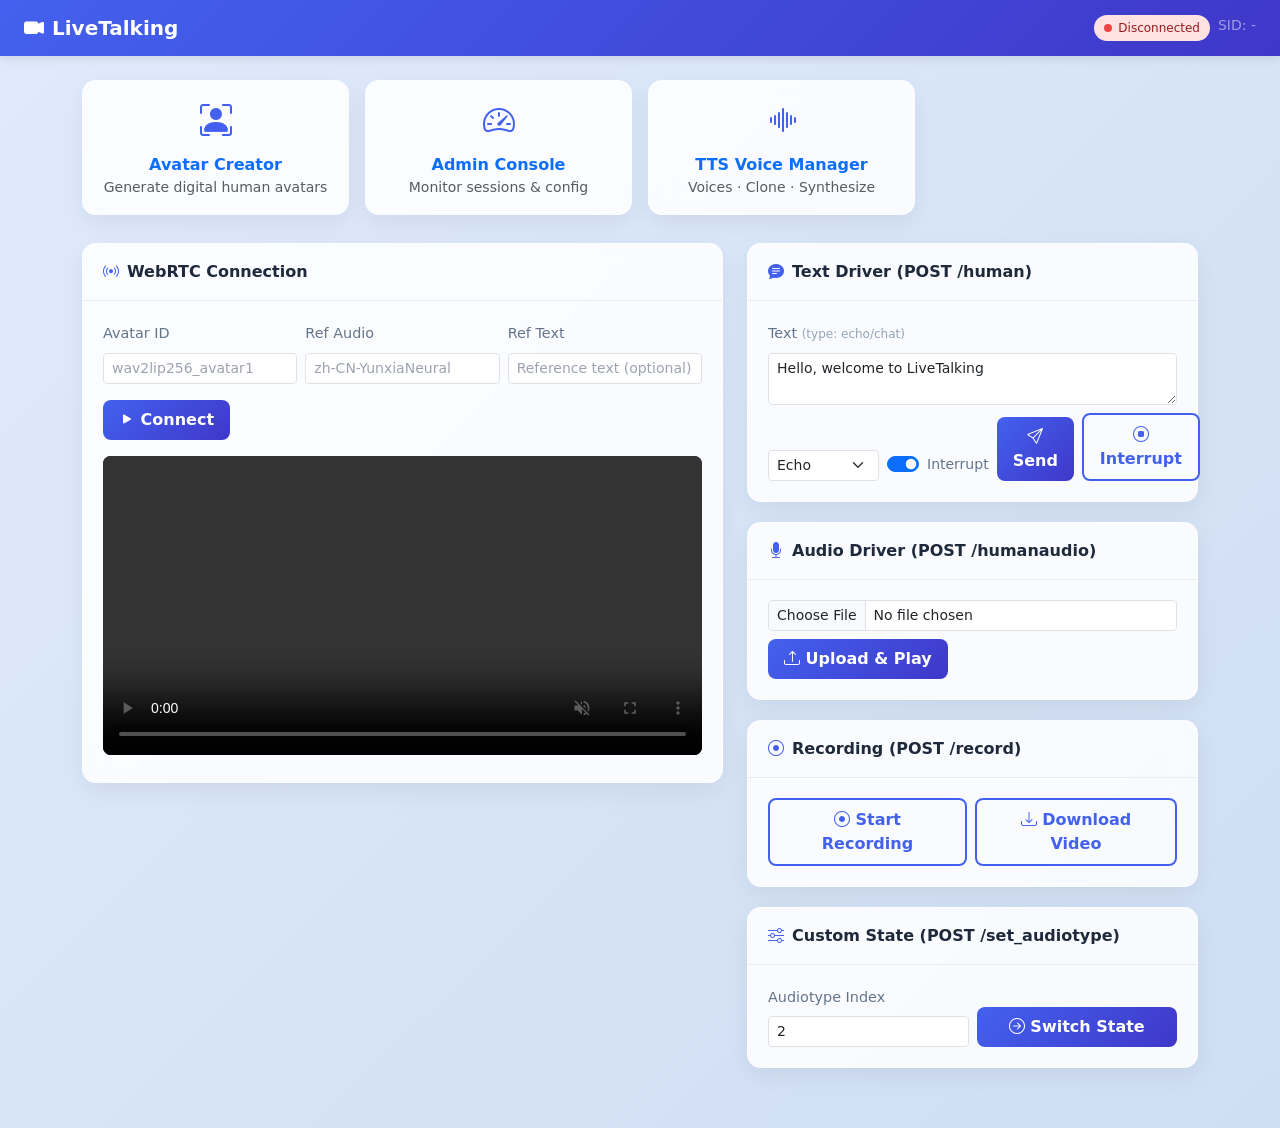
<file: 实训二/livetalking(实时数字人)/LiveTalking/web/index-en.html>
<!DOCTYPE html>
<html lang="en">
<head>
    <meta charset="UTF-8">
    <meta name="viewport" content="width=device-width, initial-scale=1.0">
    <title>LiveTalking - Real-time Digital Human</title>
    <link href="https://cdn.jsdelivr.net/npm/bootstrap@5.3.0/dist/css/bootstrap.min.css" rel="stylesheet">
    <link rel="stylesheet" href="https://cdn.jsdelivr.net/npm/bootstrap-icons@1.10.0/font/bootstrap-icons.css">
    <style>
        :root {
            --primary: #4361ee;
            --primary-dark: #3f37c9;
            --bg: #f0f4fc;
            --card-bg: rgba(255,255,255,0.85);
            --radius: 14px;
        }
        body {
            font-family: 'Inter', system-ui, -apple-system, sans-serif;
            background: linear-gradient(135deg, #e0eafc 0%, #cfdef3 100%);
            color: #1e293b;
            min-height: 100vh;
            padding-bottom: 40px;
        }
        .navbar-brand { font-weight: 700; }
        .glass-card {
            background: var(--card-bg);
            backdrop-filter: blur(12px);
            border: 1px solid rgba(255,255,255,0.4);
            border-radius: var(--radius);
            box-shadow: 0 8px 24px rgba(0,0,0,0.06);
            margin-bottom: 20px;
        }
        .card-header {
            background: transparent;
            border-bottom: 1px solid rgba(0,0,0,0.06);
            padding: 16px 20px;
            font-weight: 600;
            display: flex;
            align-items: center;
            gap: 8px;
        }
        .card-header i { color: var(--primary); }
        .card-body { padding: 20px; }
        .btn-primary-custom {
            background: linear-gradient(135deg, #4361ee, #3f37c9);
            border: none;
            color: #fff;
            font-weight: 600;
            border-radius: 8px;
            padding: 8px 16px;
            cursor: pointer;
            transition: transform 0.2s, box-shadow 0.2s;
        }
        .btn-primary-custom:hover { transform: translateY(-1px); box-shadow: 0 4px 14px rgba(67,97,238,0.3); color: #fff; }
        .btn-primary-custom:active { transform: translateY(0); }
        .btn-danger-custom { background: #ef4444; border: none; color: #fff; font-weight: 600; border-radius: 8px; padding: 8px 16px; cursor: pointer; transition: transform 0.2s, box-shadow 0.2s; }
        .btn-danger-custom:hover { transform: translateY(-1px); box-shadow: 0 4px 14px rgba(239,68,68,0.3); }
        .btn-danger-custom:active { transform: translateY(0); }
        .btn-outline-custom { border: 2px solid var(--primary); color: var(--primary); font-weight: 600; border-radius: 8px; padding: 8px 16px; background: transparent; cursor: pointer; transition: all 0.2s; }
        .btn-outline-custom:hover { background: var(--primary); color: #fff; }
        .btn-outline-custom:active { transform: scale(0.97); }
        video { width: 100%; border-radius: 8px; background: #000; }
        .session-badge { font-size: 0.75rem; padding: 4px 10px; border-radius: 20px; }
        .connected { background: #d1fae5; color: #065f46; }
        .disconnected { background: #fee2e2; color: #991b1b; }
        .status-dot { width: 8px; height: 8px; border-radius: 50%; display: inline-block; margin-right: 6px; }
        .status-dot.on { background: #10b981; }
        .status-dot.off { background: #ef4444; }
        .quick-link { text-decoration: none; }
        .quick-link .glass-card { transition: transform 0.3s, box-shadow 0.3s; cursor: pointer; }
        .quick-link:hover .glass-card { transform: translateY(-3px); box-shadow: 0 12px 28px rgba(0,0,0,0.1); }
        label { font-weight: 500; font-size: 0.9rem; color: #64748b; margin-bottom: 4px; }
        .param-hint { font-size: 0.75rem; color: #94a3b8; }
        ::placeholder { color: #9ca3af !important; opacity: 1; }
        :-ms-input-placeholder { color: #9ca3af; }
    </style>
</head>
<body>

<nav class="navbar navbar-dark" style="background: linear-gradient(135deg, #4361ee, #3f37c9); box-shadow: 0 2px 10px rgba(0,0,0,0.1);">
    <div class="container-fluid px-4">
        <span class="navbar-brand"><i class="bi bi-camera-video-fill me-2"></i>LiveTalking</span>
        <div class="d-flex gap-2">
            <span class="session-badge disconnected" id="statusBadge"><span class="status-dot off"></span>Disconnected</span>
            <span class="text-white-50 small" id="sessionIdDisplay">SID: -</span>
        </div>
    </div>
</nav>

<div class="container mt-4">
    <!-- Quick Links -->
    <div class="row g-3 mb-2">
        <div class="col-md-3">
            <a href="/avatar-en.html" class="quick-link" target="_blank">
                <div class="glass-card p-3 text-center">
                    <i class="bi bi-person-bounding-box fs-2" style="color: #4361ee;"></i>
                    <div class="fw-bold mt-2">Avatar Creator</div>
                    <div class="small text-muted">Generate digital human avatars</div>
                </div>
            </a>
        </div>
        <div class="col-md-3">
            <a href="/admin-en.html" class="quick-link" target="_blank">
                <div class="glass-card p-3 text-center">
                    <i class="bi bi-speedometer2 fs-2" style="color: #4361ee;"></i>
                    <div class="fw-bold mt-2">Admin Console</div>
                    <div class="small text-muted">Monitor sessions &amp; config</div>
                </div>
            </a>
        </div>
        <div class="col-md-3">
            <a href="/tts/index-en.html" class="quick-link" target="_blank">
                <div class="glass-card p-3 text-center">
                    <i class="bi bi-soundwave fs-2" style="color: #4361ee;"></i>
                    <div class="fw-bold mt-2">TTS Voice Manager</div>
                    <div class="small text-muted">Voices · Clone · Synthesize</div>
                </div>
            </a>
        </div>
    </div>

    <div class="row">
        <!-- Left Column: Connection + Video -->
        <div class="col-lg-7">
            <!-- 1. WebRTC Connection -->
            <div class="glass-card">
                <div class="card-header"><i class="bi bi-broadcast"></i> WebRTC Connection</div>
                <div class="card-body">
                    <div class="row g-2 align-items-end mb-3">
                        <div class="col-md-4">
                            <label class="form-label">Avatar ID</label>
                            <input type="text" class="form-control form-control-sm" id="offerAvatar" placeholder="wav2lip256_avatar1">
                        </div>
                        <div class="col-md-4">
                            <label class="form-label">Ref Audio</label>
                            <input type="text" class="form-control form-control-sm" id="offerRefAudio" placeholder="zh-CN-YunxiaNeural">
                        </div>
                        <div class="col-md-4">
                            <label class="form-label">Ref Text</label>
                            <input type="text" class="form-control form-control-sm" id="offerRefText" placeholder="Reference text (optional)">
                        </div>
                    </div>
                    <div class="d-flex gap-2">
                        <button class="btn-primary-custom" id="btnStart" onclick="start()"><i class="bi bi-play-fill"></i> Connect</button>
                        <button class="btn-danger-custom" id="btnStop" onclick="stop()" style="display:none;"><i class="bi bi-stop-fill"></i> Disconnect</button>
                    </div>
                    <div id="offerError" class="alert alert-danger mt-3" role="alert" style="display:none;"></div>
                    <div class="mt-3">
                        <video id="video" autoplay playsinline muted controls></video>
                        <audio id="audio" autoplay></audio>
                    </div>
                </div>
            </div>
        </div>

        <!-- Right Column: Drivers + Actions -->
        <div class="col-lg-5">
            <!-- 2. Text Driver -->
            <div class="glass-card">
                <div class="card-header"><i class="bi bi-chat-text-fill"></i> Text Driver (POST /human)</div>
                <div class="card-body">
                    <div class="mb-2">
                        <label class="form-label">Text <span class="param-hint">(type: echo/chat)</span></label>
                        <textarea class="form-control form-control-sm" id="txtMessage" rows="2" placeholder="Enter text to speak...">Hello, welcome to LiveTalking</textarea>
                    </div>
                    <div class="d-flex gap-2 align-items-end">
                        <select class="form-select form-select-sm" style="width:120px;" id="txtType">
                            <option value="echo">Echo</option>
                            <option value="chat">Chat LLM</option>
                        </select>
                        <div class="form-check form-switch">
                            <input class="form-check-input" type="checkbox" id="txtInterrupt" checked>
                            <label class="form-check-label small">Interrupt</label>
                        </div>
                        <button class="btn-primary-custom btn-sm ms-auto" onclick="sendText()"><i class="bi bi-send"></i> Send</button>
                        <button class="btn-outline-custom btn-sm" onclick="interrupt()"><i class="bi bi-stop-circle"></i> Interrupt</button>
                    </div>
                </div>
            </div>

            <!-- 3. Audio Driver -->
            <div class="glass-card">
                <div class="card-header"><i class="bi bi-mic-fill"></i> Audio Driver (POST /humanaudio)</div>
                <div class="card-body">
                    <input type="file" class="form-control form-control-sm mb-2" id="audioFile" accept="audio/*">
                    <button class="btn-primary-custom btn-sm" onclick="uploadAudio()"><i class="bi bi-upload"></i> Upload &amp; Play</button>
                </div>
            </div>

            <!-- 4. Recording -->
            <div class="glass-card">
                <div class="card-header"><i class="bi bi-record-circle"></i> Recording (POST /record)</div>
                <div class="card-body">
                    <div class="d-flex gap-2">
                        <button class="btn-outline-custom btn-sm" id="btnRecToggle" onclick="toggleRecord()"><i class="bi bi-record-circle"></i> Start Recording</button>
                        <button class="btn-outline-custom btn-sm" id="btnDownload" onclick="downloadRecord()" disabled><i class="bi bi-download"></i> Download Video</button>
                    </div>
                </div>
            </div>

            <!-- 5. Custom State -->
            <div class="glass-card">
                <div class="card-header"><i class="bi bi-sliders"></i> Custom State (POST /set_audiotype)</div>
                <div class="card-body">
                    <div class="row g-2 align-items-end">
                        <div class="col-6">
                            <label class="form-label">Audiotype Index</label>
                            <input type="number" class="form-control form-control-sm" id="audiotypeVal" value="2" min="2">
                        </div>
                        <div class="col-6">
                            <button class="btn-primary-custom btn-sm w-100" onclick="setAudiotype()"><i class="bi bi-arrow-right-circle"></i> Switch State</button>
                        </div>
                    </div>
                </div>
            </div>

        </div>
    </div>
</div>

<script>
let pc = null;
let sessionid = null;

function updateStatus(connected) {
    const badge = document.getElementById('statusBadge');
    if (connected) {
        badge.className = 'session-badge connected';
        badge.innerHTML = '<span class="status-dot on"></span>Connected';
    } else {
        badge.className = 'session-badge disconnected';
        badge.innerHTML = '<span class="status-dot off"></span>Disconnected';
    }
}

function setSessionId(sid) {
    sessionid = sid;
    document.getElementById('sessionIdDisplay').textContent = 'SID: ' + (sid || '-');
}

function showError(msg) {
    const el = document.getElementById('offerError');
    el.textContent = msg;
    el.style.display = 'block';
    setTimeout(() => { el.style.display = 'none'; }, 8000);
}

// --- WebRTC ---
function negotiate() {
    pc.addTransceiver('video', { direction: 'recvonly' });
    pc.addTransceiver('audio', { direction: 'recvonly' });
    return pc.createOffer().then(offer => pc.setLocalDescription(offer)).then(() => {
        return new Promise(resolve => {
            if (pc.iceGatheringState === 'complete') resolve();
            else {
                const check = () => { if (pc.iceGatheringState === 'complete') { pc.removeEventListener('icegatheringstatechange', check); resolve(); } };
                pc.addEventListener('icegatheringstatechange', check);
            }
        });
    }).then(() => {
        const offer = pc.localDescription;
        const body = {
            sdp: offer.sdp,
            type: offer.type,
            avatar: document.getElementById('offerAvatar').value || undefined,
            refaudio: document.getElementById('offerRefAudio').value || undefined,
            reftext: document.getElementById('offerRefText').value || undefined,
        };
        return fetch('/offer', { method: 'POST', headers: { 'Content-Type': 'application/json' }, body: JSON.stringify(body) });
    }).then(res => res.json()).then(answer => {
        // Check for server-side error code
        if (answer.code && answer.code !== 0) {
            throw new Error(answer.msg || 'Unknown server error');
        }
        if (!answer.sdp) {
            throw new Error('Server returned no SDP');
        }
        if (answer.sessionid) setSessionId(answer.sessionid);
        return pc.setRemoteDescription(new RTCSessionDescription({ type: 'answer', sdp: answer.sdp }));
    }).catch(e => {
        const msg = e.message || String(e);
        showError(msg);
        // Reset connection state on error
        if (pc) { pc.close(); pc = null; }
        updateStatus(false);
        setSessionId(null);
        document.getElementById('btnStart').style.display = 'inline-block';
        document.getElementById('btnStop').style.display = 'none';
    });
}

function start() {
    document.getElementById('offerError').style.display = 'none';
    const config = { sdpSemantics: 'unified-plan' };
    if (document.getElementById('use-stun')?.checked) {
        config.iceServers = [{ urls: 'stun:stun.l.google.com:19302' }];
    }
    pc = new RTCPeerConnection(config);
    pc.addEventListener('track', evt => {
        if (evt.track.kind === 'video') document.getElementById('video').srcObject = evt.streams[0];
        else document.getElementById('audio').srcObject = evt.streams[0];
    });
    pc.addEventListener('connectionstatechange', () => {
        if (pc.connectionState === 'connected') updateStatus(true);
        else if (pc.connectionState === 'disconnected' || pc.connectionState === 'failed') { updateStatus(false); setSessionId(null); }
    });
    negotiate();
    document.getElementById('btnStart').style.display = 'none';
    document.getElementById('btnStop').style.display = 'inline-block';
}

function stop() {
    if (pc) { pc.close(); pc = null; }
    updateStatus(false);
    setSessionId(null);
    document.getElementById('btnStart').style.display = 'inline-block';
    document.getElementById('btnStop').style.display = 'none';
    document.getElementById('video').srcObject = null;
    document.getElementById('audio').srcObject = null;
}

// --- Text ---
function sendText() {
    const text = document.getElementById('txtMessage').value;
    const type = document.getElementById('txtType').value;
    const interrupt = document.getElementById('txtInterrupt').checked;
    if (!text || !sessionid) return alert('Please connect WebRTC first');

    fetch('/human', {
        method: 'POST',
        headers: { 'Content-Type': 'application/json' },
        body: JSON.stringify({ text, type, interrupt, sessionid: String(sessionid) }),
    }).then(r => r.json()).then(d => {
        console.log('human:', d);
        document.getElementById('txtMessage').value = '';
    });
}

// --- Audio Upload ---
function uploadAudio() {
    const file = document.getElementById('audioFile').files[0];
    if (!file || !sessionid) return alert('Please connect WebRTC and select an audio file');

    const formData = new FormData();
    formData.append('file', file);
    formData.append('sessionid', String(sessionid));

    fetch('/humanaudio', { method: 'POST', body: formData })
        .then(r => r.json()).then(d => console.log('humanaudio:', d));
}

// --- Interrupt ---
function interrupt() {
    if (!sessionid) return;
    fetch('/interrupt_talk', {
        method: 'POST',
        headers: { 'Content-Type': 'application/json' },
        body: JSON.stringify({ sessionid: String(sessionid) }),
    }).then(r => r.json()).then(d => console.log('interrupt:', d));
}

// --- Speaking Status ---
function checkSpeaking() {
    if (!sessionid) return alert('Please connect WebRTC first');
    fetch('/is_speaking', {
        method: 'POST',
        headers: { 'Content-Type': 'application/json' },
        body: JSON.stringify({ sessionid: String(sessionid) }),
    }).then(r => r.json()).then(d => alert('Speaking: ' + JSON.stringify(d.data)));
}

// --- Recording ---
let recording = false;
function toggleRecord() {
    if (!sessionid) return alert('Please connect WebRTC first');
    const btn = document.getElementById('btnRecToggle');
    const type = recording ? 'end_record' : 'start_record';
    fetch('/record', {
        method: 'POST',
        headers: { 'Content-Type': 'application/json' },
        body: JSON.stringify({ type, sessionid: String(sessionid) }),
    }).then(r => r.json()).then(d => {
        console.log(type + ':', d);
        recording = !recording;
        if (recording) {
            btn.className = 'btn-danger-custom btn-sm';
            btn.innerHTML = '<i class="bi bi-stop-circle"></i> Stop Recording';
            document.getElementById('btnDownload').disabled = true;
        } else {
            btn.className = 'btn-outline-custom btn-sm';
            btn.innerHTML = '<i class="bi bi-record-circle"></i> Start Recording';
            document.getElementById('btnDownload').disabled = false;
        }
    });
}
function downloadRecord() {
    if (!sessionid) return;
    window.open('/record/' + sessionid, '_blank');
}

// --- Audiotype ---
function setAudiotype() {
    if (!sessionid) return alert('Please connect WebRTC first');
    const val = parseInt(document.getElementById('audiotypeVal').value) || 0;
    fetch('/set_audiotype', {
        method: 'POST',
        headers: { 'Content-Type': 'application/json' },
        body: JSON.stringify({ audiotype: val, sessionid: String(sessionid) }),
    }).then(r => r.json()).then(d => console.log('set_audiotype:', d));
}

</script>
</body>
</html>
</file>
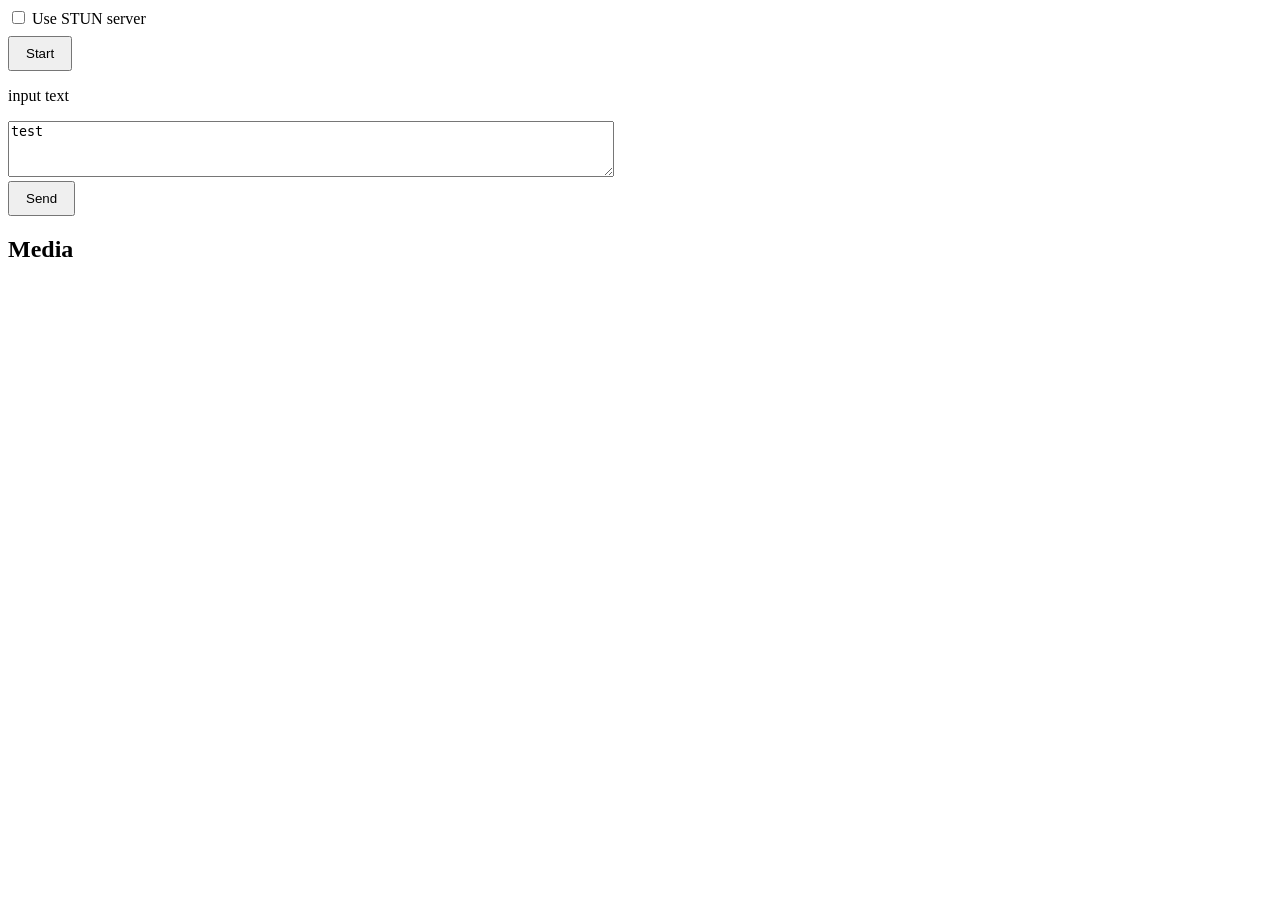
<file: 实训二/livetalking(实时数字人)/LiveTalking/web/rtcpushapi.html>
<!DOCTYPE html>
<html>

<head>
  <meta charset="UTF-8" />
  <meta name="viewport" content="width=device-width, initial-scale=1.0" />
  <title>LiveTalking</title>
  <style>
    button {
      padding: 8px 16px;
    }

    video {
      width: 100%;
    }

    .option {
      margin-bottom: 8px;
    }

    #media {
      max-width: 1280px;
    }
  </style>
</head>

<body>

  <div class="option">
    <input id="use-stun" type="checkbox" />
    <label for="use-stun">Use STUN server</label>
  </div>
  <button class="btn btn-primary" id="btn_play">Start</button>
  <form class="form-inline" id="echo-form">
    <div class="form-group">
      <p>input text</p>

      <textarea cols="2" rows="3" style="width:600px;height:50px;" class="form-control" id="message">test</textarea>
    </div>
    <button type="submit" class="btn btn-default">Send</button>
  </form>

  <div id="media">
    <h2>Media</h2>

    <video id="rtc_media_player" style="width:600px;" controls autoplay></video>
  </div>

  <script src="srs.sdk.js"></script>
  <!-- <script type="text/javascript" src="http://cdn.sockjs.org/sockjs-0.3.4.js"></script> -->
  <script type="text/javascript" src="https://code.jquery.com/jquery-2.1.1.min.js"></script>
</body>
<script type="text/javascript" charset="utf-8">

  $(document).ready(function () {
    // var host = window.location.hostname
    // var ws = new WebSocket("ws://"+host+":8000/humanecho");
    // //document.getElementsByTagName("video")[0].setAttribute("src", aa["video"]);
    // ws.onopen = function() {
    // console.log('Connected');
    // };
    // ws.onmessage = function(e) {
    // console.log('Received: ' + e.data);
    // data = e
    // var vid = JSON.parse(data.data); 
    // console.log(typeof(vid),vid)
    // //document.getElementsByTagName("video")[0].setAttribute("src", vid["video"]);

    // };
    // ws.onclose = function(e) {
    // console.log('Closed');
    // };

    $('#echo-form').on('submit', function (e) {
      e.preventDefault();
      var message = $('#message').val();
      console.log('Sending: ' + message);
      fetch('/human', {
        body: JSON.stringify({
          text: message,
          type: 'echo',
          sessionid: '0',
        }),
        headers: {
          'Content-Type': 'application/json'
        },
        method: 'POST'
      });
      //ws.send(message);
      $('#message').val('');
    });
  });

  $(function () {
    var sdk = null; // Global handler to do cleanup when republishing.
    var startPlay = function () {
      $('#rtc_media_player').show();

      // Close PC when user replay.
      if (sdk) {
        sdk.close();
      }
      sdk = new SrsRtcWhipWhepAsync();

      // User should set the stream when publish is done, @see https://webrtc.org/getting-started/media-devices
      // However SRS SDK provides a consist API like https://webrtc.org/getting-started/remote-streams
      $('#rtc_media_player').prop('srcObject', sdk.stream);
      // Optional callback, SDK will add track to stream.
      // sdk.ontrack = function (event) { console.log('Got track', event); sdk.stream.addTrack(event.track); };

      var host = window.location.hostname
      // For example: webrtc://r.ossrs.net/live/livestream
      var url = "http://" + host + ":1985/rtc/v1/whep/?app=live&stream=livestream"
      sdk.play(url).then(function (session) {
        //$('#sessionid').html(session.sessionid);
        //$('#simulator-drop').attr('href', session.simulator + '?drop=1&username=' + session.sessionid);
      }).catch(function (reason) {
        sdk.close();
        $('#rtc_media_player').hide();
        console.error(reason);
      });
    };

    $('#rtc_media_player').hide();
    // var query = parse_query_string();
    // srs_init_whep("#txt_url", query);

    $("#btn_play").click(startPlay);
    // Never play util windows loaded @see https://github.com/ossrs/srs/issues/2732
    // if (query.autostart === 'true') {
    //     $('#rtc_media_player').prop('muted', true);
    //     console.warn('For autostart, we should mute it, see https://www.jianshu.com/p/c3c6944eed5a ' +
    //         'or https://developers.google.com/web/updates/2017/09/autoplay-policy-changes#audiovideo_elements');
    //     window.addEventListener("load", function(){ startPlay(); });
    // }
  });
</script>

</html>
</file>
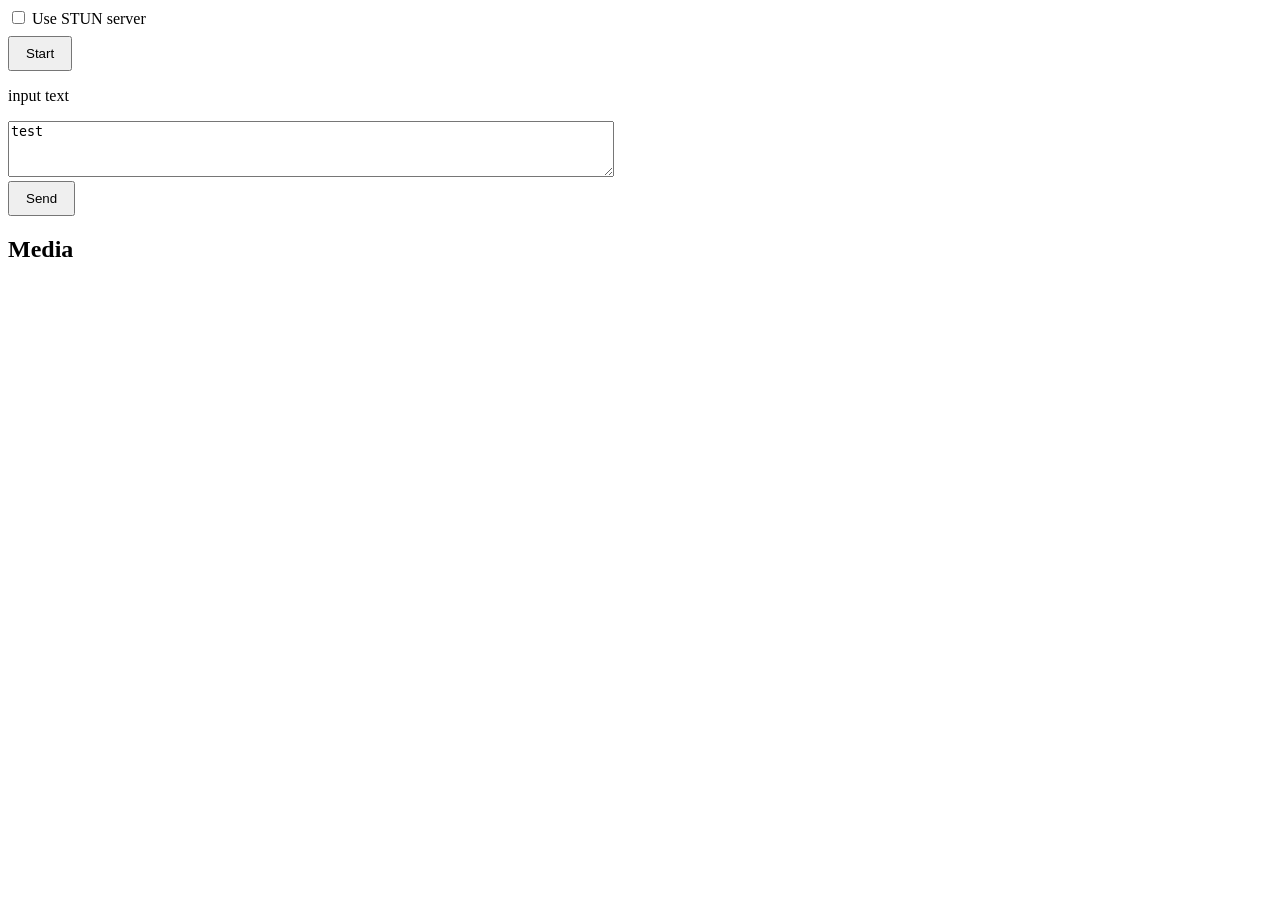
<file: 实训二/livetalking(实时数字人)/LiveTalking/web/rtcpushchat.html>
<!DOCTYPE html>
<html>

<head>
  <meta charset="UTF-8" />
  <meta name="viewport" content="width=device-width, initial-scale=1.0" />
  <title>LiveTalking</title>
  <style>
    button {
      padding: 8px 16px;
    }

    video {
      width: 100%;
    }

    .option {
      margin-bottom: 8px;
    }

    #media {
      max-width: 1280px;
    }
  </style>
</head>

<body>

  <div class="option">
    <input id="use-stun" type="checkbox" />
    <label for="use-stun">Use STUN server</label>
  </div>
  <button class="btn btn-primary" id="btn_play">Start</button>
  <form class="form-inline" id="echo-form">
    <div class="form-group">
      <p>input text</p>

      <textarea cols="2" rows="3" style="width:600px;height:50px;" class="form-control" id="message">test</textarea>
    </div>
    <button type="submit" class="btn btn-default">Send</button>
  </form>

  <div id="media">
    <h2>Media</h2>

    <video id="rtc_media_player" style="width:600px;" controls autoplay></video>
  </div>

  <script src="srs.sdk.js"></script>
  <script type="text/javascript" src="http://cdn.sockjs.org/sockjs-0.3.4.js"></script>
  <script type="text/javascript" src="https://code.jquery.com/jquery-2.1.1.min.js"></script>
</body>
<script type="text/javascript" charset="utf-8">

  $(document).ready(function () {
    // var host = window.location.hostname
    // var ws = new WebSocket("ws://"+host+":8000/humanecho");
    // //document.getElementsByTagName("video")[0].setAttribute("src", aa["video"]);
    // ws.onopen = function() {
    // console.log('Connected');
    // };
    // ws.onmessage = function(e) {
    // console.log('Received: ' + e.data);
    // data = e
    // var vid = JSON.parse(data.data); 
    // console.log(typeof(vid),vid)
    // //document.getElementsByTagName("video")[0].setAttribute("src", vid["video"]);

    // };
    // ws.onclose = function(e) {
    // console.log('Closed');
    // };

    $('#echo-form').on('submit', function (e) {
      e.preventDefault();
      var message = $('#message').val();
      console.log('Sending: ' + message);
      fetch('/human', {
        body: JSON.stringify({
          text: message,
          type: 'chat',
          sessionid: '0',
        }),
        headers: {
          'Content-Type': 'application/json'
        },
        method: 'POST'
      });
      //ws.send(message);
      $('#message').val('');
    });
  });

  $(function () {
    var sdk = null; // Global handler to do cleanup when republishing.
    var startPlay = function () {
      $('#rtc_media_player').show();

      // Close PC when user replay.
      if (sdk) {
        sdk.close();
      }
      sdk = new SrsRtcWhipWhepAsync();

      // User should set the stream when publish is done, @see https://webrtc.org/getting-started/media-devices
      // However SRS SDK provides a consist API like https://webrtc.org/getting-started/remote-streams
      $('#rtc_media_player').prop('srcObject', sdk.stream);
      // Optional callback, SDK will add track to stream.
      // sdk.ontrack = function (event) { console.log('Got track', event); sdk.stream.addTrack(event.track); };

      var host = window.location.hostname
      // For example: webrtc://r.ossrs.net/live/livestream
      var url = "http://" + host + ":1985/rtc/v1/whep/?app=live&stream=livestream"
      sdk.play(url).then(function (session) {
        //$('#sessionid').html(session.sessionid);
        //$('#simulator-drop').attr('href', session.simulator + '?drop=1&username=' + session.sessionid);
      }).catch(function (reason) {
        sdk.close();
        $('#rtc_media_player').hide();
        console.error(reason);
      });
    };

    $('#rtc_media_player').hide();
    // var query = parse_query_string();
    // srs_init_whep("#txt_url", query);

    $("#btn_play").click(startPlay);
    // Never play util windows loaded @see https://github.com/ossrs/srs/issues/2732
    // if (query.autostart === 'true') {
    //     $('#rtc_media_player').prop('muted', true);
    //     console.warn('For autostart, we should mute it, see https://www.jianshu.com/p/c3c6944eed5a ' +
    //         'or https://developers.google.com/web/updates/2017/09/autoplay-policy-changes#audiovideo_elements');
    //     window.addEventListener("load", function(){ startPlay(); });
    // }
  });
</script>

</html>
</file>
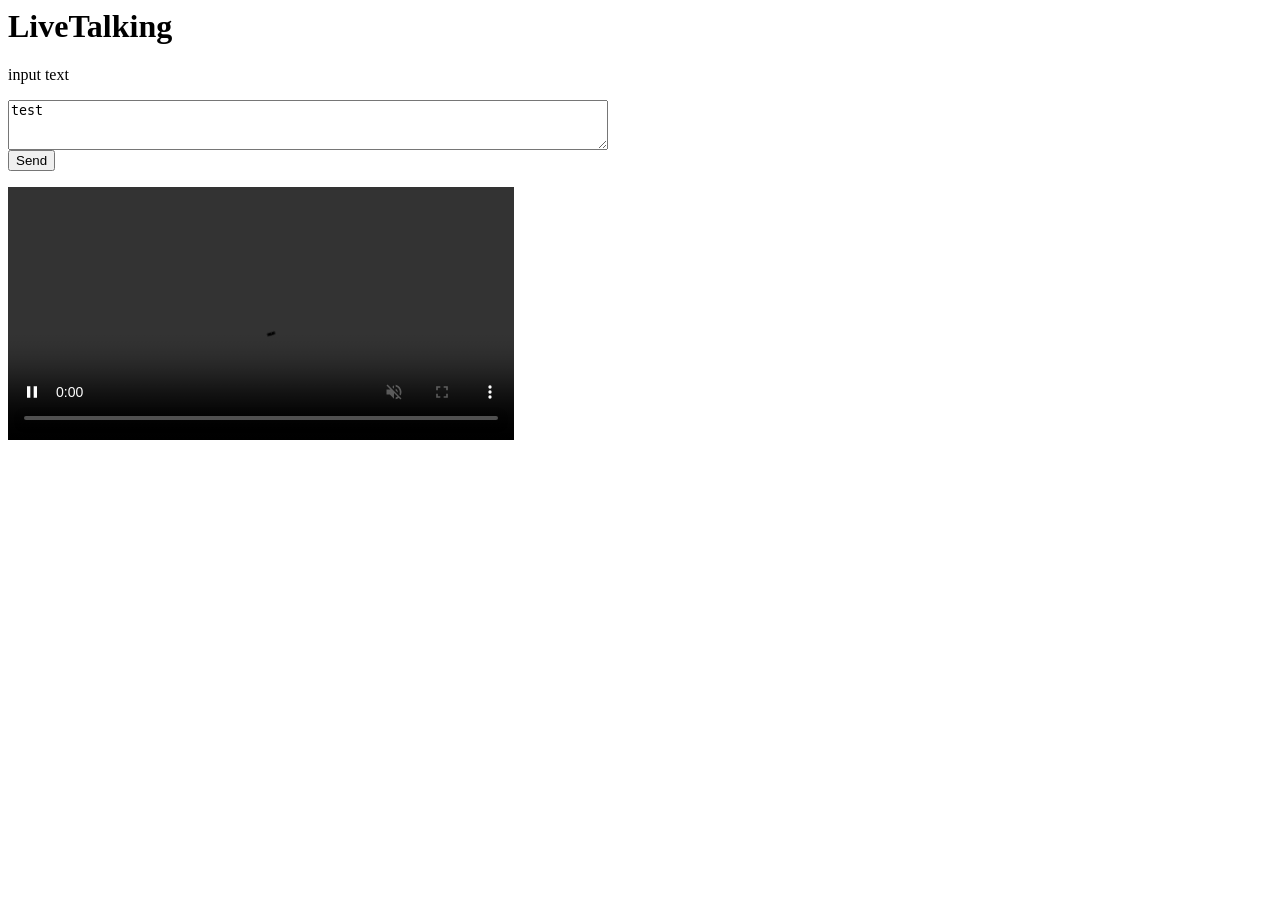
<file: 实训二/livetalking(实时数字人)/LiveTalking/web/rtmpapi.html>
<!-- index.html -->
<html>

<head>
	<script type="text/javascript" src="mpegts-1.7.3.min.js"></script>
	<!-- <script type="text/javascript" src="http://cdn.sockjs.org/sockjs-0.3.4.js"></script> -->
	<script type="text/javascript" src="https://code.jquery.com/jquery-2.1.1.min.js"></script>



</head>

<body>
	<div class="container">
		<h1>LiveTalking</h1>
		<form class="form-inline" id="echo-form">
			<div class="form-group">
				<p>input text</p>

				<textarea cols="2" rows="3" style="width:600px;height:50px;" class="form-control"
					id="message">test</textarea>
			</div>
			<button type="submit" class="btn btn-default">Send</button>
		</form>
		<div id="log">

		</div>
		<video id="video_player" width="40%" controls autoplay muted></video>
	</div>
</body>
<script type="text/javascript" charset="utf-8">

	$(document).ready(function () {
		var host = window.location.hostname
		//   var ws = new WebSocket("ws://"+host+":8000/humanecho");
		//   //document.getElementsByTagName("video")[0].setAttribute("src", aa["video"]);
		//   ws.onopen = function() {
		// 	console.log('Connected');
		//   };
		//   ws.onmessage = function(e) {
		// 	console.log('Received: ' + e.data);
		// 	data = e
		// 	var vid = JSON.parse(data.data); 
		// 	console.log(typeof(vid),vid)
		// 	//document.getElementsByTagName("video")[0].setAttribute("src", vid["video"]);

		//   };
		//   ws.onclose = function(e) {
		// 	console.log('Closed');
		//   };

		flvPlayer = mpegts.createPlayer({ type: 'flv', url: "http://" + host + ":8080/live/livestream.flv", isLive: true, enableStashBuffer: false });
		flvPlayer.attachMediaElement(document.getElementById('video_player'));
		flvPlayer.load();
		flvPlayer.play();

		$('#echo-form').on('submit', function (e) {
			e.preventDefault();
			var message = $('#message').val();
			console.log('Sending: ' + message);
			fetch('/human', {
				body: JSON.stringify({
					text: message,
					type: 'echo',
					sessionid: '0',
				}),
				headers: {
					'Content-Type': 'application/json'
				},
				method: 'POST'
			});
			//ws.send(message);
			$('#message').val('');
		});
	});
</script>

</html>
</file>
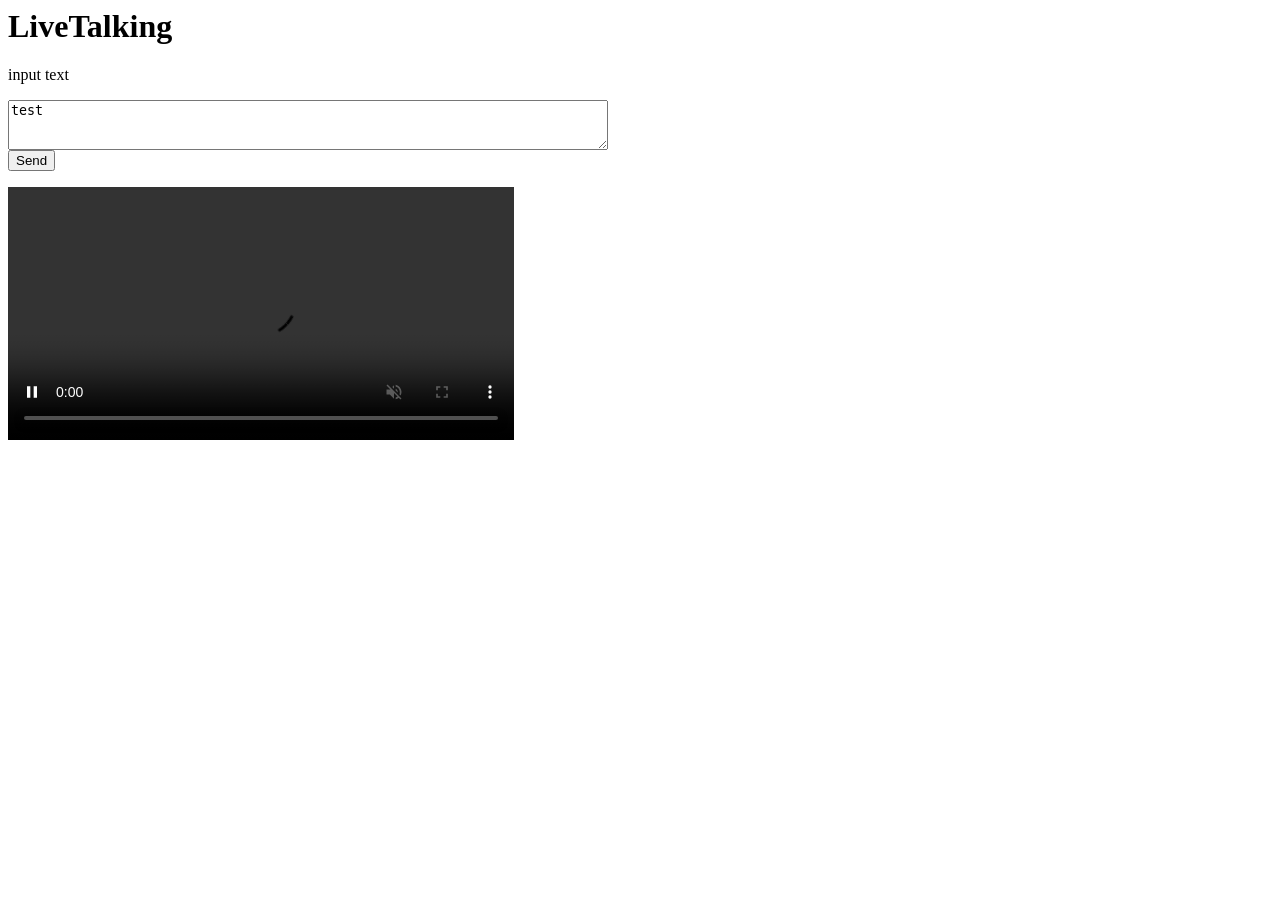
<file: 实训二/livetalking(实时数字人)/LiveTalking/web/rtmpchat.html>
<!-- index.html -->
<html>

<head>
	<script type="text/javascript" src="mpegts-1.7.3.min.js"></script>
	<!-- <script type="text/javascript" src="http://cdn.sockjs.org/sockjs-0.3.4.js"></script> -->
	<script type="text/javascript" src="https://code.jquery.com/jquery-2.1.1.min.js"></script>



</head>

<body>
	<div class="container">
		<h1>LiveTalking</h1>
		<form class="form-inline" id="echo-form">
			<div class="form-group">
				<p>input text</p>

				<textarea cols="2" rows="3" style="width:600px;height:50px;" class="form-control"
					id="message">test</textarea>
			</div>
			<button type="submit" class="btn btn-default">Send</button>
		</form>
		<div id="log">

		</div>
		<video id="video_player" width="40%" controls autoplay muted></video>
	</div>
</body>
<script type="text/javascript" charset="utf-8">

	$(document).ready(function () {
		var host = window.location.hostname
		//   var ws = new WebSocket("ws://"+host+":8000/humanecho");
		//   //document.getElementsByTagName("video")[0].setAttribute("src", aa["video"]);
		//   ws.onopen = function() {
		// 	console.log('Connected');
		//   };
		//   ws.onmessage = function(e) {
		// 	console.log('Received: ' + e.data);
		// 	data = e
		// 	var vid = JSON.parse(data.data); 
		// 	console.log(typeof(vid),vid)
		// 	//document.getElementsByTagName("video")[0].setAttribute("src", vid["video"]);

		//   };
		//   ws.onclose = function(e) {
		// 	console.log('Closed');
		//   };

		flvPlayer = mpegts.createPlayer({ type: 'flv', url: "http://" + host + ":8080/live/livestream.flv", isLive: true, enableStashBuffer: false });
		flvPlayer.attachMediaElement(document.getElementById('video_player'));
		flvPlayer.load();
		flvPlayer.play();

		$('#echo-form').on('submit', function (e) {
			e.preventDefault();
			var message = $('#message').val();
			console.log('Sending: ' + message);
			fetch('/human', {
				body: JSON.stringify({
					text: message,
					type: 'chat',
					sessionid: '0',
				}),
				headers: {
					'Content-Type': 'application/json'
				},
				method: 'POST'
			});
			//ws.send(message);
			$('#message').val('');
		});
	});
</script>

</html>
</file>
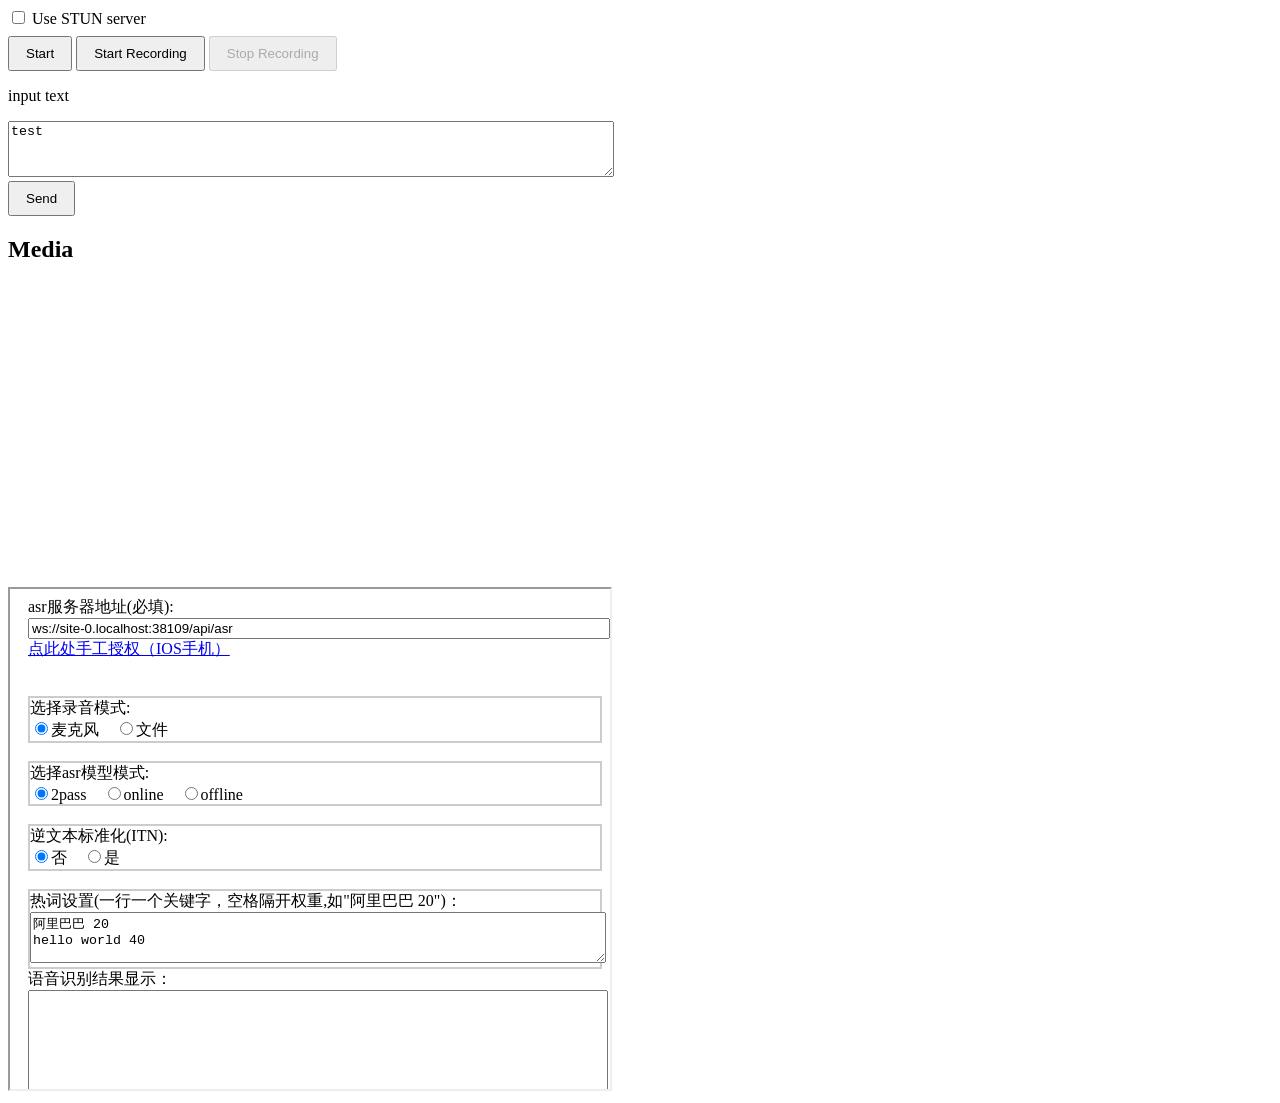
<file: 实训二/livetalking(实时数字人)/LiveTalking/web/webrtcapi-asr.html>
<!DOCTYPE html>
<html>
<head>
    <meta charset="UTF-8"/>
    <meta name="viewport" content="width=device-width, initial-scale=1.0" />
    <title>LiveTalking</title>
    <style>
    button {
        padding: 8px 16px;
    }

    video {
        width: 100%;
    }

    .option {
        margin-bottom: 8px;
    }

    #media {
        max-width: 1280px;
    }
    </style>
</head>
<body>

<div class="option">
    <input id="use-stun" type="checkbox"/>
    <label for="use-stun">Use STUN server</label>
</div>
<button id="start" onclick="start()">Start</button>
<button id="stop" style="display: none" onclick="stop()">Stop</button>
<button class="btn btn-primary" id="btn_start_record">Start Recording</button>
<button class="btn btn-primary" id="btn_stop_record" disabled>Stop Recording</button>
<!-- <button class="btn btn-primary" id="btn_download">Download Video</button> -->
<input type="hidden" id="sessionid" value="0">
<form class="form-inline" id="echo-form">
    <div class="form-group">
      <p>input text</p>

      <textarea cols="2" rows="3" style="width:600px;height:50px;" class="form-control" id="message">test</textarea>
    </div>
    <button type="submit" class="btn btn-default">Send</button>
  </form>

<div id="media">
    <h2>Media</h2>

    <audio id="audio" autoplay="true"></audio>
    <video id="video" style="width:600px;" autoplay="true" playsinline="true"></video>
</div>

<iframe src="asr/index.html" width="600" height="500"></iframe>

<script src="client.js"></script>
<!-- <script type="text/javascript" src="http://cdn.sockjs.org/sockjs-0.3.4.js"></script> -->
<script type="text/javascript" src="https://code.jquery.com/jquery-2.1.1.min.js"></script>
</body>
<script type="text/javascript" charset="utf-8">

	$(document).ready(function() {
	  // var host = window.location.hostname
	  // var ws = new WebSocket("ws://"+host+":8000/humanecho");
	  // //document.getElementsByTagName("video")[0].setAttribute("src", aa["video"]);
	  // ws.onopen = function() {
		// console.log('Connected');
	  // };
	  // ws.onmessage = function(e) {
		// console.log('Received: ' + e.data);
		// data = e
		// var vid = JSON.parse(data.data); 
		// console.log(typeof(vid),vid)
		// //document.getElementsByTagName("video")[0].setAttribute("src", vid["video"]);
		
	  // };
	  // ws.onclose = function(e) {
		// console.log('Closed');
	  // };

	  $('#echo-form').on('submit', function(e) {
      e.preventDefault();
      var message = $('#message').val();
      console.log('Sending: ' + message);
      console.log('sessionid: ',document.getElementById('sessionid').value);
      fetch('/human', {
            body: JSON.stringify({
                text: message,
                type: 'echo',
                interrupt: true,
                sessionid: String(document.getElementById('sessionid').value),
            }),
            headers: {
                'Content-Type': 'application/json'
            },
            method: 'POST'
      });
      //ws.send(message);
      $('#message').val('');
	  });

    $('#btn_start_record').click(function() {
        // 开始录制
        console.log('Starting recording...');
        fetch('/record', {
            body: JSON.stringify({
                    type: 'start_record',
                }),
                headers: {
                    'Content-Type': 'application/json'
                },
            method: 'POST'
        }).then(function(response) {
            if (response.ok) {
                console.log('Recording started.');
                $('#btn_start_record').prop('disabled', true);
                $('#btn_stop_record').prop('disabled', false);
                // $('#btn_download').prop('disabled', true);
            } else {
                console.error('Failed to start recording.');
            }
        }).catch(function(error) {
            console.error('Error:', error);
        });
    });

    $('#btn_stop_record').click(function() {
        // 结束录制
        console.log('Stopping recording...');
        fetch('/record', {
            body: JSON.stringify({
                    type: 'end_record',
                }),
                headers: {
                    'Content-Type': 'application/json'
                },
            method: 'POST'
        }).then(function(response) {
            if (response.ok) {
                console.log('Recording stopped.');
                $('#btn_start_record').prop('disabled', false);
                $('#btn_stop_record').prop('disabled', true);
                // $('#btn_download').prop('disabled', false);
            } else {
                console.error('Failed to stop recording.');
            }
        }).catch(function(error) {
            console.error('Error:', error);
        });
    });

    // $('#btn_download').click(function() {
    //     // 下载视频文件
    //     console.log('Downloading video...');
    //     fetch('/record_lasted.mp4', {
    //         method: 'GET'
    //     }).then(function(response) {
    //         if (response.ok) {
    //             return response.blob();
    //         } else {
    //             throw new Error('Failed to download the video.');
    //         }
    //     }).then(function(blob) {
    //         // 创建一个 Blob 对象
    //         const url = window.URL.createObjectURL(blob);
    //         // 创建一个隐藏的可下载链接
    //         const a = document.createElement('a');
    //         a.style.display = 'none';
    //         a.href = url;
    //         a.download = 'record_lasted.mp4';
    //         document.body.appendChild(a);
    //         // 触发下载
    //         a.click();
    //         // 清理
    //         window.URL.revokeObjectURL(url);
    //         document.body.removeChild(a);
    //         console.log('Video downloaded successfully.');
    //     }).catch(function(error) {
    //         console.error('Error:', error);
    //     });
    // });

	});

  
</script>
</html>
</file>
